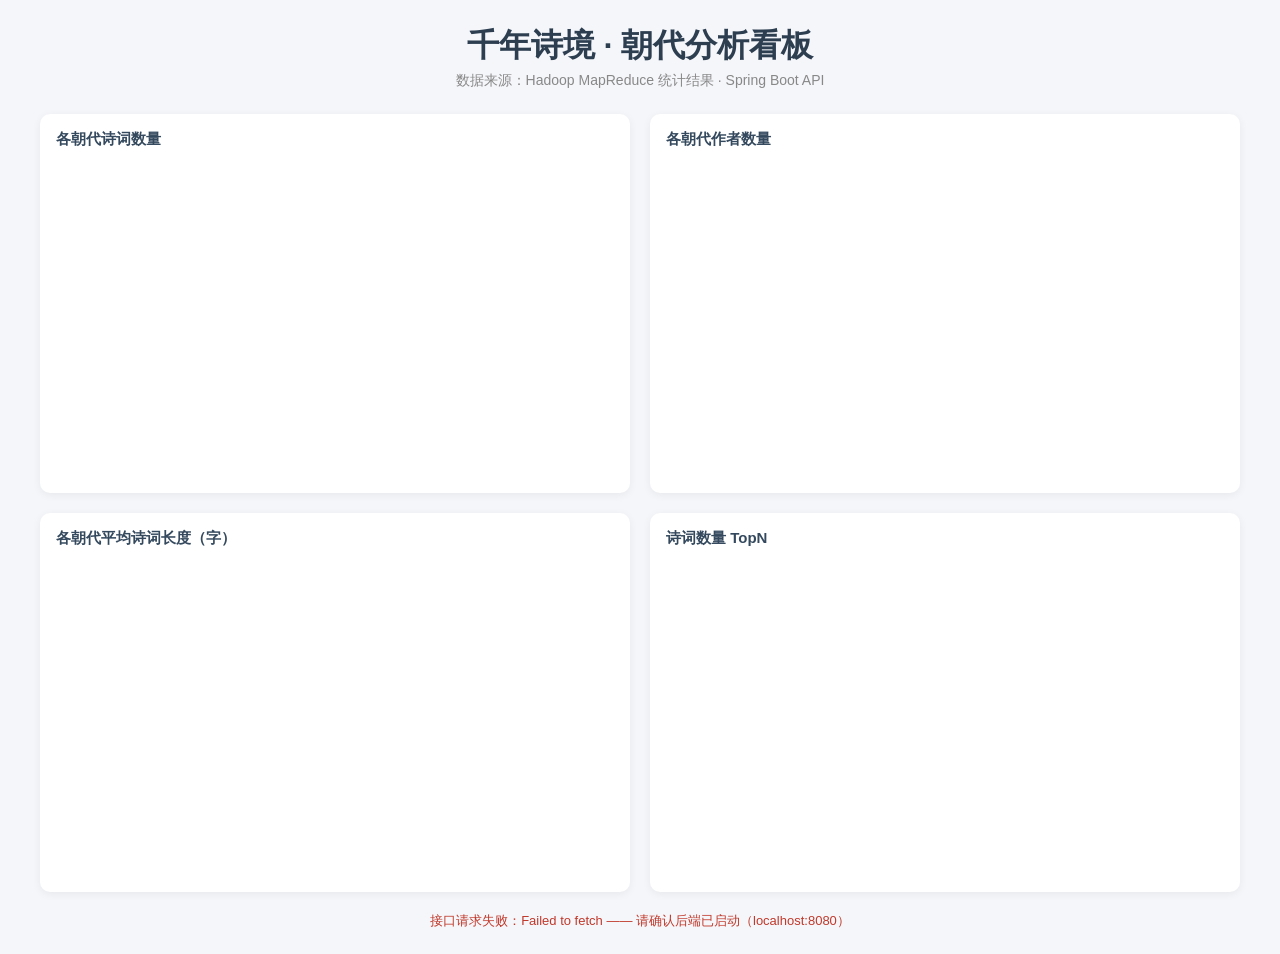
<file: frontend/dynasty-board.html>
﻿<!DOCTYPE html>
<html lang="zh-CN">
<head>
<meta charset="UTF-8">
<title>千年诗境 · 朝代分析</title>
<script src="js/echarts.min.js?v=2"></script>
<style>
  * { margin: 0; padding: 0; box-sizing: border-box; }
  body { font-family: "Microsoft YaHei", sans-serif; background: #f5f6fa; padding: 24px; }
  h1 { text-align: center; color: #2c3e50; margin-bottom: 4px; }
  .sub { text-align: center; color: #888; margin-bottom: 24px; font-size: 14px; }
  .grid { display: grid; grid-template-columns: 1fr 1fr; gap: 20px; max-width: 1200px; margin: 0 auto; }
  .card { background: #fff; border-radius: 10px; padding: 16px; box-shadow: 0 2px 8px rgba(0,0,0,.06); }
  .card h3 { font-size: 15px; color: #34495e; margin-bottom: 8px; }
  .chart { height: 320px; }
  .full { grid-column: 1 / -1; }
  .tip { text-align:center; color:#c0392b; margin-top:20px; font-size:13px; }
</style>
</head>
<body>
  <h1>千年诗境 · 朝代分析看板</h1>
  <div class="sub">数据来源：Hadoop MapReduce 统计结果 · Spring Boot API</div>

  <div class="grid">
    <div class="card"><h3>各朝代诗词数量</h3><div id="c1" class="chart"></div></div>
    <div class="card"><h3>各朝代作者数量</h3><div id="c2" class="chart"></div></div>
    <div class="card"><h3>各朝代平均诗词长度（字）</h3><div id="c3" class="chart"></div></div>
    <div class="card"><h3>诗词数量 TopN</h3><div id="c4" class="chart"></div></div>
  </div>

  <div class="tip" id="err" style="display:none"></div>

<script>
const API = 'http://localhost:8080/api/dynasty';

async function get(path) {
  const res = await fetch(API + path);
  if (!res.ok) throw new Error(path + ' ' + res.status);
  return res.json();
}

function render(id, rows, type, color) {
  const chart = echarts.init(document.getElementById(id));
  chart.setOption({
    tooltip: { trigger: 'axis' },
    xAxis: { type: 'category', data: rows.map(r => r.dynasty) },
    yAxis: { type: 'value' },
    series: [{
      type: type,
      data: rows.map(r => r.value),
      itemStyle: { color: color, borderRadius: type === 'bar' ? [4,4,0,0] : 0 },
      smooth: type === 'line'
    }]
  });
  window.addEventListener('resize', () => chart.resize());
}

async function main() {
  try {
    const [count, authors, avg, top] = await Promise.all([
      get('/poemCount'), get('/authorCount'), get('/avgLen'), get('/top/6')
    ]);
    render('c1', count, 'bar', '#5470c6');
    render('c2', authors, 'bar', '#91cc75');
    render('c3', avg, 'line', '#ee6666');
    // TopN 横向条形图
    const c4 = echarts.init(document.getElementById('c4'));
    c4.setOption({
      tooltip: {},
      xAxis: { type: 'value' },
      yAxis: { type: 'category', data: top.map(r => r.dynasty).reverse() },
      series: [{ type: 'bar', data: top.map(r => r.value).reverse(),
                 itemStyle: { color: '#fac858', borderRadius: [0,4,4,0] } }]
    });
    window.addEventListener('resize', () => c4.resize());
  } catch (e) {
    const err = document.getElementById('err');
    err.style.display = 'block';
    err.textContent = '接口请求失败：' + e.message + ' —— 请确认后端已启动（localhost:8080）';
  }
}
main();
</script>
</body>
</html>
</file>
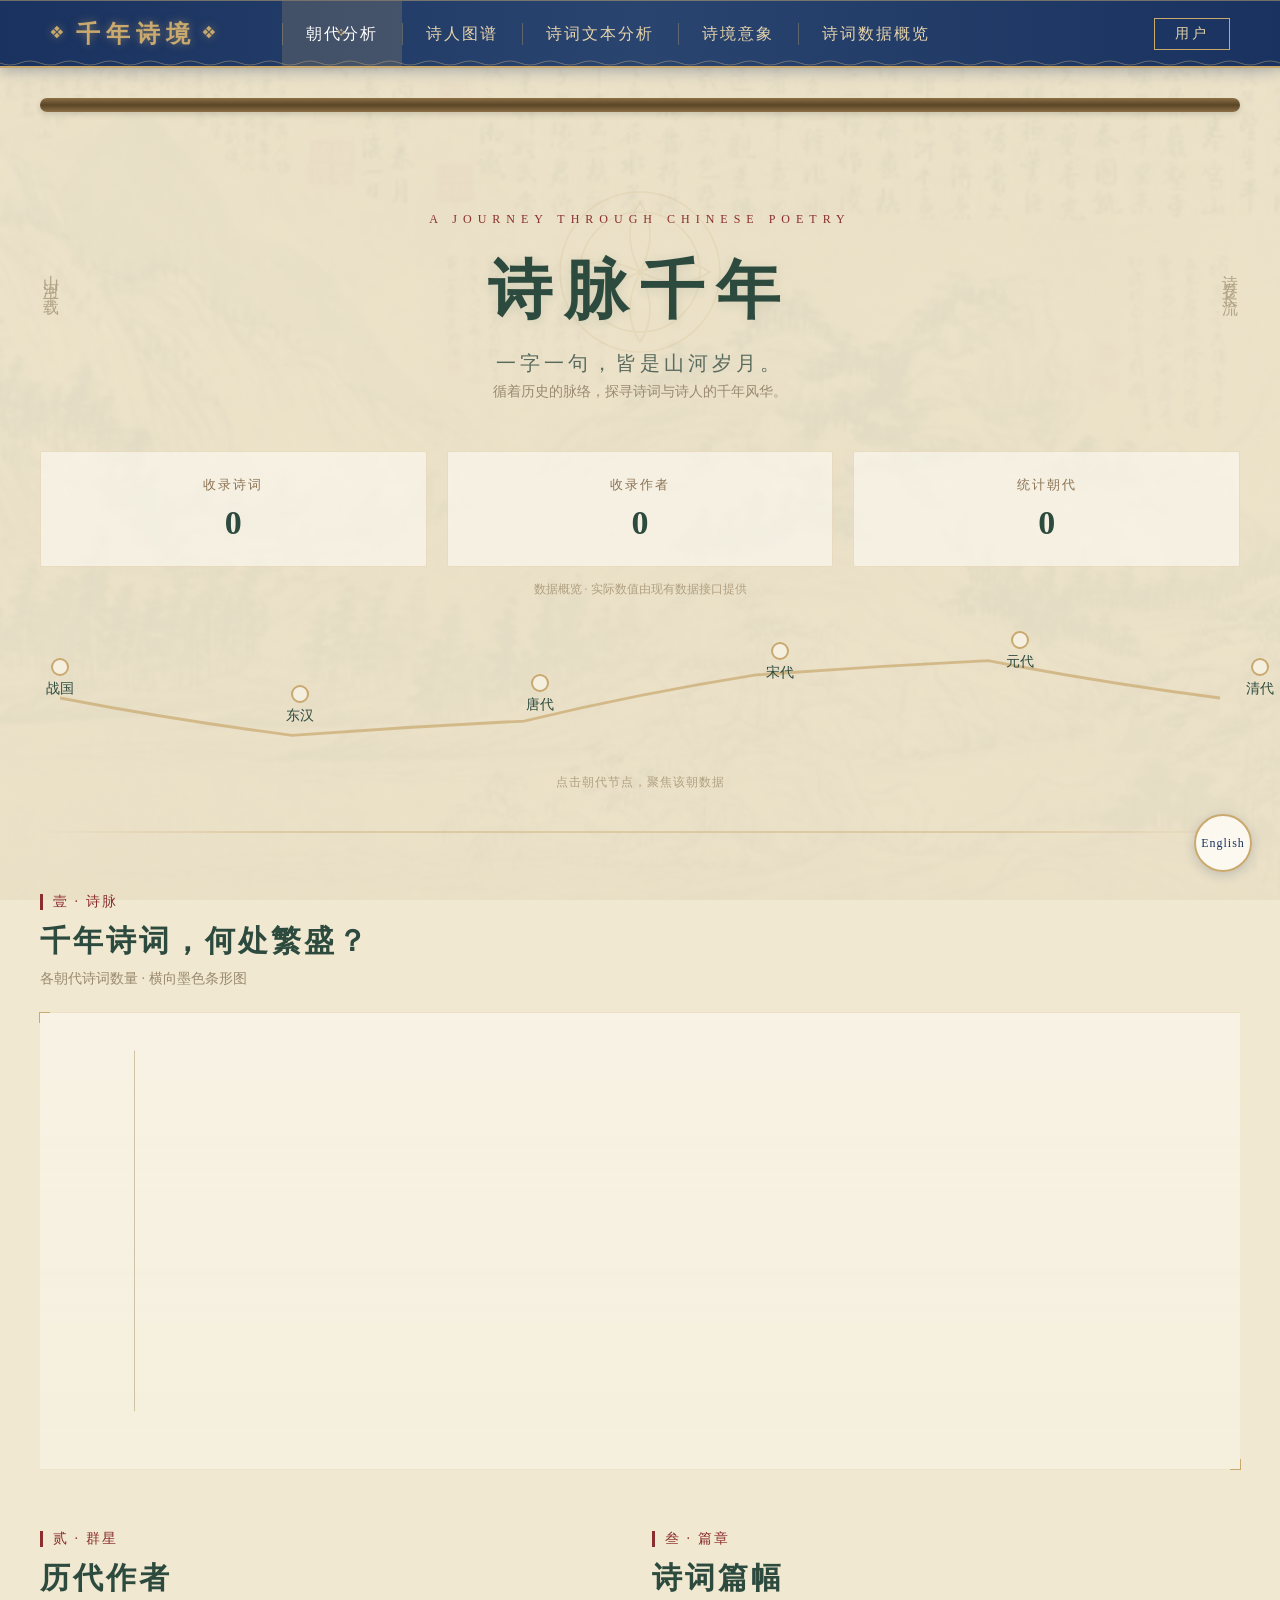
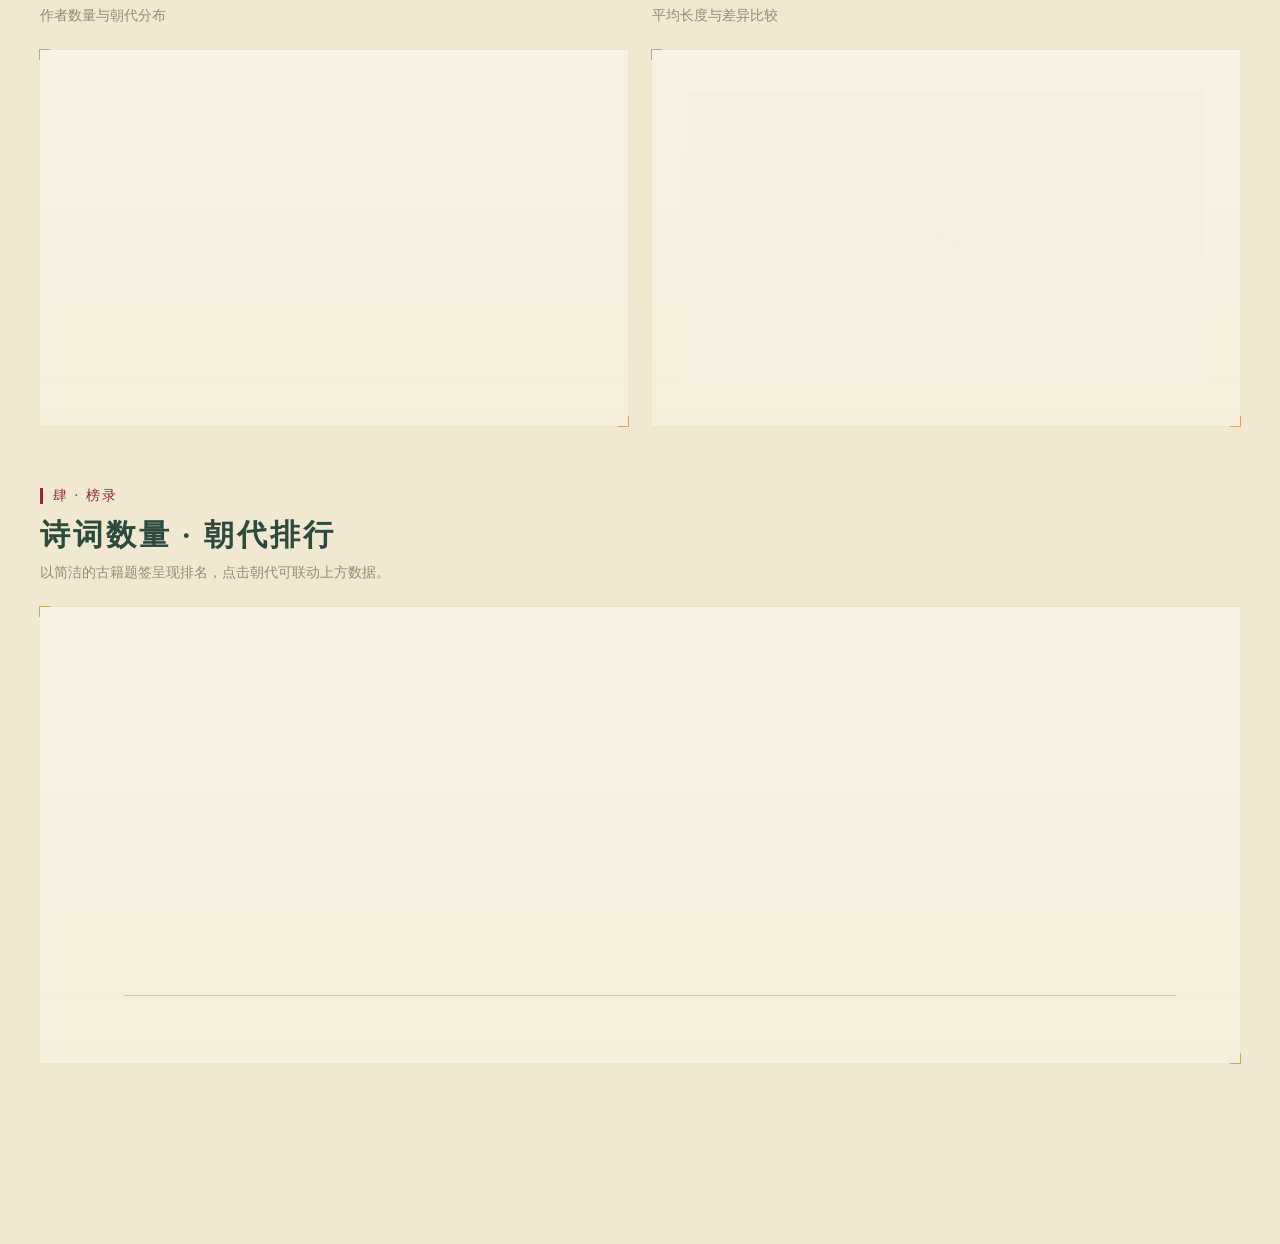
<file: frontend/dynasty.html>
﻿<!DOCTYPE html>
<html lang="zh-CN">
<head>
    <meta charset="UTF-8">
    <title>千年诗境 · 朝代分析</title>
    <script src="js/echarts.min.js?v=32"></script>
    <link rel="stylesheet" href="css/style.css">
    <style>
        /* ==== 长卷基底 ==== */
        body { background: #f0e8d0; }
        .scroll-wrap { position:relative; max-width: 1400px; margin: 0 auto; padding: 0 40px 120px; }
        /* 淡墨山水背景层 */
        .ink-bg { position: fixed; inset: 0; z-index: -1; opacity:.5; pointer-events:none;
            background:
                radial-gradient(ellipse 80% 50% at 20% 10%, rgba(45,74,62,.08), transparent 60%),
                radial-gradient(ellipse 60% 40% at 85% 30%, rgba(139,46,46,.06), transparent 60%),
                radial-gradient(ellipse 70% 50% at 50% 90%, rgba(201,169,110,.10), transparent 60%),
                linear-gradient(#f0e8d0, #ece2c8);
        }
        /* 远山 SVG 固定在背景 */
        .ink-mountains { position: fixed; left:0; right:0; bottom:0; height: 40vh; z-index:-1; opacity:.18; pointer-events:none; }
        /* 卷轴上下轴 */
        .rod { height: 14px; background: linear-gradient(#8b6f47,#5a4526,#8b6f47); border-radius:7px; margin: 30px 0; box-shadow: 0 2px 6px rgba(0,0,0,.15); }
        /* ==== Hero ==== */
        .hero { text-align:center; padding: 70px 0 40px; position:relative; }
        .hero .eyebrow { font-size:12px; letter-spacing:6px; color:#8B2E2E; text-transform:uppercase; margin-bottom:20px; }
        .hero h1 { font-family:"STKaiti","SimSun",serif; font-size:64px; color:#2D4A3E; margin:0 0 16px; letter-spacing:12px; text-shadow: 0 2px 12px rgba(45,74,62,.12); }
        .hero .sub { font-size:20px; color:#5a6b5e; font-family:"STKaiti",serif; margin-bottom:6px; }
        .hero .sub2 { font-size:14px; color:#9a8a70; }
        /* 竖排诗签装饰 */
        .ver { position:absolute; writing-mode: vertical-rl; font-family:"STKaiti",serif; font-size:16px; color:#8a7a5a; letter-spacing:8px; opacity:.6; }
        .ver.l { left:0; top:120px; }
        .ver.r { right:0; top:120px; }
        /* KPI */
        .kpi-row { display:grid; grid-template-columns:repeat(3,1fr); gap:20px; margin:50px 0 10px; }
        .kpi-card { background: rgba(255,253,247,.55); border:1px solid rgba(201,169,110,.3); border-radius:2px; padding:24px 20px; text-align:center; backdrop-filter: blur(2px); }
        .kpi-card .k-label { font-size:13px; color:#8b7355; letter-spacing:2px; margin-bottom:10px; }
        .kpi-card .k-num { font-size:34px; color:#2D4A3E; font-weight:bold; font-family:"STKaiti",serif; }
        .kpi-note { font-size:12px; color:#b0a080; text-align:center; margin:14px 0 30px; }
        /* ==== 章节：淡墨晕染，不用硬卡 ==== */
        .section { margin: 60px 0; opacity:0; transform: translateY(30px); transition: opacity .9s ease, transform .9s ease; }
        .section.in { opacity:1; transform: translateY(0); }
        .sec-tag { display:inline-flex; align-items:center; gap:10px; font-size:14px; color:#8B2E2E; letter-spacing:2px; margin-bottom:10px; }
        .sec-tag::before { content:''; width:3px; height:16px; background:#8B2E2E; }
        .sec-title { font-family:"STKaiti","SimSun",serif; font-size:30px; color:#2D4A3E; margin:0 0 8px; letter-spacing:3px; }
        .sec-desc { font-size:14px; color:#9a8a70; margin-bottom:24px; }
        .sec-ink { background: linear-gradient(180deg, rgba(255,253,247,.5), rgba(255,253,247,.35)); border:none; border-top:1px solid rgba(201,169,110,.2); border-bottom:1px solid rgba(201,169,110,.2); padding:28px 24px; position:relative; }
        .sec-ink::before, .sec-ink::after { content:''; position:absolute; width:10px; height:10px; border:1px solid #C9A96E; }
        .sec-ink::before { top:-1px; left:-1px; border-right:none; border-bottom:none; }
        .sec-ink::after { bottom:-1px; right:-1px; border-left:none; border-top:none; }
        .two-col { display:grid; grid-template-columns:1fr 1fr; gap:24px; }
        .chart-box { width:100%; height:320px; }
        .chart-box.tall { height:400px; }
        /* 毛笔分隔 */
        .brush { height:2px; background: linear-gradient(90deg, transparent, #C9A96E 20%, #C9A96E 80%, transparent); margin:0; opacity:.4; }
        /* 朱砂印章 */
        .seal { position:absolute; top:0; right:0; width:54px; height:54px; background:#8B2E2E; color:#F5EFE0;
            font-family:"STKaiti",serif; font-size:26px; line-height:54px; text-align:center;
            border-radius:6px; box-shadow: 0 2px 8px rgba(139,46,46,.35);
            opacity:0; transform: scale(2.2) rotate(-12deg); transition: opacity .5s ease, transform .5s cubic-bezier(.2,1.6,.4,1); }
        .section.in .seal { opacity:1; transform: scale(1) rotate(-6deg); }
        .sec-ink-wrap { position:relative; }
        /* 立轴展开：自上而下，地轴滚下 */
        .scroll-stage { overflow: hidden; position: relative; }
        .scroll-wrap { clip-path: inset(0 0 100% 0); animation: unroll 7.5s cubic-bezier(.3,.6,.2,1) .5s forwards; }
        @keyframes unroll { to { clip-path: inset(0 0 0 0); } }
        .rod.top { animation: rodTopIn .5s ease .3s backwards; }
        @keyframes rodTopIn { from { opacity:0; } to { opacity:1; } }
        /* 可见地轴：从顶部跟着纸一起往下滚 */
        .rod.bottom { position: absolute; left:0; right:0; z-index:5; height:14px;
            background: linear-gradient(#8b6f47,#5a4526,#8b6f47); border-radius:7px;
            box-shadow: 0 4px 12px rgba(0,0,0,.3);
            animation: rollerDown 7.5s cubic-bezier(.3,.6,.2,1) .5s forwards; }
        .rod.bottom::before, .rod.bottom::after { content:''; position:absolute; top:50%; transform:translateY(-50%);
            width:10px; height:22px; background:#3e2a14; border-radius:3px; }
        .rod.bottom::before { left:-4px; } .rod.bottom::after { right:-4px; }
        @keyframes rollerDown { 0%{ top:0; } 100%{ top: calc(100% - 14px); } }
        /* 弯曲时间轴 */
        .dyn-bar { position:relative; height:140px; margin:20px 20px 0; }
        .dyn-path { position:absolute; inset:0; width:100%; height:100%; }
        .dyn-node { position:absolute; transform:translate(-50%,-50%); display:flex; flex-direction:column; align-items:center; gap:4px; cursor:pointer; z-index:2; }
        .dyn-dot { width:18px; height:18px; border-radius:50%; background:#F5EFE0; border:2px solid #C9A96E; transition:all .3s; }
        .dyn-node:hover .dyn-dot { border-color:#8B2E2E; transform:scale(1.25); }
        .dyn-node.active .dyn-dot { background:#8B2E2E; border-color:#8B2E2E; box-shadow:0 0 0 5px rgba(139,46,46,.2); transform:scale(1.35); }
        .dyn-name { font-family:STKaiti,serif; font-size:14px; color:#2D4A3E; white-space:nowrap; }
        .timeline-hint { font-size:12px; color:#b0a080; margin-top:6px; letter-spacing:1px; text-align:center; }
        .dyn-node.active .dyn-name { color:#8B2E2E; font-weight:bold; }
        @media (max-width:760px){ .two-col{grid-template-columns:1fr} .kpi-row{grid-template-columns:1fr} .hero h1{font-size:42px;letter-spacing:6px} .ver{display:none} }
    </style>
<style>
.dyn-node{cursor:pointer;transition:transform .25s;}
.dyn-node:hover{transform:scale(1.25);}
.dyn-pop{position:fixed;z-index:99;background:#F5EFE0;border:1px solid #C9A96E;box-shadow:0 6px 24px rgba(45,74,62,.25);
  padding:10px 14px;font-family:STKaiti,serif;font-size:13px;color:#2D4A3E;display:none;pointer-events:none;
  border-radius:4px;min-width:140px;}
.dyn-pop b{color:#8B2E2E;}
.dyn-pop::before{content:"";position:absolute;top:-6px;left:20px;width:10px;height:10px;background:#F5EFE0;
  border-left:1px solid #C9A96E;border-top:1px solid #C9A96E;transform:rotate(45deg);}
.ripple{position:absolute;border-radius:50%;background:rgba(139,46,46,.35);transform:scale(0);animation:rip .8s ease-out forwards;pointer-events:none;}
@keyframes rip{to{transform:scale(4);opacity:0;}}
</style>
<style>
.big-char{position:fixed;right:8%;top:18%;font-family:STKaiti,serif;font-size:340px;font-weight:bold;
  color:#2D4A3E;opacity:0.06;pointer-events:none;z-index:1;transition:all 1.2s ease-out;line-height:1;
  text-shadow:0 0 60px rgba(45,74,62,.2);}
.fly-poem{position:fixed;font-family:STKaiti,serif;color:#2D4A3E;opacity:0;pointer-events:none;z-index:2;
  font-size:16px;letter-spacing:3px;transition:opacity 2s;writing-mode:vertical-rl;}
</style>
</head>
<body data-page="dynasty">
    <svg width="0" height="0" style="position:absolute"><defs><filter id="sealRough"><feTurbulence type="fractalNoise" baseFrequency="0.9" numOctaves="2" result="n"/><feDisplacementMap in="SourceGraphic" in2="n" scale="3"/></filter></defs></svg>
    <!-- 富春山居图 淡墨背景 -->
    <div class="ink-bg" style="background:
        linear-gradient(rgba(240,232,208,.82), rgba(236,226,200,.88)),
        url('img/landscape.jpg') center/cover no-repeat fixed;"></div>

    <nav class="nav">
        <a href="index.html" class="logo" data-i18n="logo">千年诗境</a>
        <a href="dynasty.html" data-page="dynasty" data-i18n="nav.dynasty">朝代分析</a>
        <a href="poet.html" data-page="poet" data-i18n="nav.poet">诗人图谱</a>
        <a href="text.html" data-page="text" data-i18n="nav.text">诗词文本分析</a>
        <a href="imagery.html" data-page="imagery" data-i18n="nav.imagery">诗境意象</a>
        <a href="overview.html" data-page="overview" data-i18n="nav.overview">诗词数据概览</a>
    </nav>

    <div class="scroll-stage"><div class="scroll-wrap">
        <div class="rod top"></div>
        <!-- Hero -->
        <div class="hero">
            <div class="ver l" data-i18n="dy.verL">山河千载</div>
            <div class="ver r" data-i18n="dy.verR">诗卷长流</div>
            <div class="eyebrow" data-i18n="dy.eyebrow">A Journey Through Chinese Poetry</div>
            <h1 data-i18n="dy.heroTitle">诗脉千年</h1>
            <p class="sub" data-i18n="dy.heroSub">一字一句，皆是山河岁月。</p>
            <p class="sub2" data-i18n="dy.heroSub2">循着历史的脉络，探寻诗词与诗人的千年风华。</p>
            <div class="kpi-row">
                <div class="kpi-card"><div class="k-label" data-i18n="dy.kPoems">收录诗词</div><div class="k-num" id="kPoems">—</div></div>
                <div class="kpi-card"><div class="k-label" data-i18n="dy.kAuthors">收录作者</div><div class="k-num" id="kAuthors">—</div></div>
                <div class="kpi-card"><div class="k-label" data-i18n="dy.kDyn">统计朝代</div><div class="k-num" id="kDyn">—</div></div>
            </div>
            <p class="kpi-note" data-i18n="dy.kNote">数据概览 · 实际数值由现有数据接口提供</p>
            <div class="dyn-bar" id="dynBar"></div>
            <div class="timeline-hint" data-i18n="dy.timelineHint">点击朝代节点，聚焦该朝数据</div>
        </div>
        <div class="brush"></div>

        <!-- 壹·诗脉 -->
        <div class="section">
            <div class="sec-tag" data-i18n="dy.s1Tag">壹 · 诗脉</div>
            <h2 class="sec-title" data-i18n="dy.s1Title">千年诗词，何处繁盛？</h2>
            <p class="sec-desc" data-i18n="dy.s1Desc">各朝代诗词数量 · 横向墨色条形图</p>
            <div class="sec-ink"><div id="c1" class="chart-box tall"></div></div>
        </div>

        <!-- 贰+叁 -->
        <div class="section">
            <div class="two-col">
                <div>
                    <div class="sec-tag" data-i18n="dy.s2Tag">贰 · 群星</div>
                    <h2 class="sec-title" data-i18n="dy.s2Title">历代作者</h2>
                    <p class="sec-desc" data-i18n="dy.s2Desc">作者数量与朝代分布</p>
                    <div class="sec-ink"><div id="c2" class="chart-box"></div></div>
                </div>
                <div>
                    <div class="sec-tag" data-i18n="dy.s3Tag">叁 · 篇章</div>
                    <h2 class="sec-title" data-i18n="dy.s3Title">诗词篇幅</h2>
                    <p class="sec-desc" data-i18n="dy.s3Desc">平均长度与差异比较</p>
                    <div class="sec-ink"><div id="c3" class="chart-box"></div></div>
                </div>
            </div>
        </div>

        <!-- 肆·榜录 -->
        <div class="section">
            <div class="sec-tag" data-i18n="dy.s4Tag">肆 · 榜录</div>
            <h2 class="sec-title" data-i18n="dy.s4Title">诗词数量 · 朝代排行</h2>
            <p class="sec-desc" data-i18n="dy.s4Desc">以简洁的古籍题签呈现排名，点击朝代可联动上方数据。</p>
            <div class="sec-ink"><div id="c4" class="chart-box tall"></div></div>
        </div>

        <div class="rod bottom"></div>
    </div>

    </div></div>
    <script src="js/common.js?v=17"></script>
<script>
const charts = ['c1','c2','c3','c4'].map(id => echarts.init(document.getElementById(id)));
let DATA = null;
const C = { ink:'#2D4A3E', cinnabar:'#8B2E2E', gold:'#C9A96E', stone:'#8FA38A' };
// 各朝代名句（悬停墨韵）
// 每个图表配不同诗句（图1诗脉/图2群星/图3篇章/图4榜录）
const POEM_SETS = [
  { '唐':['春江潮水连海平，海上明月共潮生。','张若虚《春江花月夜》'], '宋':['莫等闲，白了少年头，空悲切。','岳飞《满江红》'], '元':['峰峦如聚，波涛如怒。','张养浩《山坡羊·潼关怀古》'], '清':['我劝天公重抖擞，不拘一格降人才。','龚自珍《己亥杂诗》'], '东汉':['涉江采芙蓉，兰泽多芳草。','《古诗十九首》'], '战国':['亦余心之所善兮，虽九死其犹未悔。','屈原《离骚》'] },
  { '唐':['白也诗无敌，飘然思不群。','杜甫《春日忆李白》'], '宋':['醉里挑灯看剑，梦回吹角连营。','辛弃疾《破阵子》'], '元':['地也，你不分好歹何为地？','关汉卿《窦娥冤》'], '清':['江山代有才人出，各领风骚数百年。','赵翼《论诗》'], '东汉':['青青河畔草，郁郁园中柳。','《古诗十九首》'], '战国':['举世皆浊我独清，众人皆醉我独醒。','屈原《渔父》'] },
  { '唐':['读书破万卷，下笔如有神。','杜甫《奉赠韦左丞丈》'], '宋':['衣带渐宽终不悔，为伊消得人憔悴。','柳永《蝶恋花》'], '元':['夕阳西下，断肠人在天涯。','马致远《天净沙·秋思》'], '清':['横眉冷对千夫指，俯首甘为孺子牛。','鲁迅（近代）'], '东汉':['人生天地间，忽如远行客。','《古诗十九首》'], '战国':['路漫漫其修远兮，吾将上下而求索。','屈原《离骚》'] },
  { '唐':['天生我材必有用，千金散尽还复来。','李白《将进酒》'], '宋':['大江东去，浪淘尽，千古风流人物。','苏轼《念奴娇·赤壁怀古》'], '元':['不要人夸好颜色，只留清气满乾坤。','王冕《墨梅》'], '清':['落红不是无情物，化作春泥更护花。','龚自珍《己亥杂诗》'], '东汉':['行行重行行，与君生别离。','《古诗十九首》'], '战国':['路漫漫其修远兮，吾将上下而求索。','屈原《离骚》'] }
];
let CHART_IDX = 0; // 当前图索引，render 时切换
function dynOf(name){
  if(!DATA) return null;
  let hit = DATA.pc.find(x=>name.indexOf(x.dynasty)>=0) ||
         DATA.ac.find(x=>name.indexOf(x.dynasty)>=0) ||
            DATA.al.find(x=>name.indexOf(x.dynasty)>=0);
  if(hit) return hit;
  const all = [...DATA.pc, ...DATA.ac, ...DATA.al];
  return all.find(x => trDyn(x.dynasty) === name) || null;
}
function tipFmt(setIdx){
  return function(raw){
    const p = Array.isArray(raw) ? raw[0] : raw;
    const name = p.name;
    const d = dynOf(name);
    const pc = d && DATA.pc.find(x=>x.dynasty===d.dynasty);
    const ac = d && DATA.ac.find(x=>x.dynasty===d.dynasty);
    const al = d && DATA.al.find(x=>x.dynasty===d.dynasty);
    const set = POEM_SETS[setIdx] || POEM_SETS[0];
    const key = d ? Object.keys(set).find(k=>d.dynasty.indexOf(k)>=0) : null;
    const line = key ? set[key] : null;
    let rows = '';
    if(pc) rows += `<div style="font-size:12px;color:#6a6a5a;">${t("dy.poems")}：<b style="color:#2D4A3E">${pc.value.toLocaleString()}</b> ${t("dy.pieces")}</div>`;
    if(ac) rows += `<div style="font-size:12px;color:#6a6a5a;">${t("dy.poets")}：<b style="color:#2D4A3E">${ac.value.toLocaleString()}</b> ${t("dy.persons")}</div>`;
    if(al) rows += `<div style="font-size:12px;color:#6a6a5a;">${t("dy.avgLen")}：<b style="color:#2D4A3E">${al.value}</b> ${t("dy.chars")}</div>`;
    const quote = line ? `<div style="margin-top:6px;padding-top:6px;border-top:1px dashed #C9A96E;color:#8B2E2E;font-family:STKaiti,serif;font-size:13px;">“${line[0]}”<br/><span style="font-size:11px;color:#9a8a70;">${line[1]}</span></div>` : '';
    return `<b style="color:#2D4A3E;font-size:14px;">${name}</b>${rows}${quote}`;
  };
}
function axisStyle(){ return {
    axisLine:{ lineStyle:{ color:'#d0c4a4' } },
    axisLabel:{ color:'#6a6a5a', fontSize:12 },
    splitLine:{ lineStyle:{ color:'#e8dfc5', type:'dashed' } }
};}
function renderKPI(){
    const pc=DATA.pc||[], ac=DATA.ac||[];
    document.getElementById('kPoems').textContent = pc.reduce((s,x)=>s+x.value,0).toLocaleString();
    document.getElementById('kAuthors').textContent = ac.reduce((s,x)=>s+x.value,0).toLocaleString();
    document.getElementById('kDyn').textContent = pc.length;
}
const CHRONO = { '战国':0, '东汉':1, '唐代':2, '宋代':3, '元代':4, '清代':5 };
const byChrono = d => d.slice().sort((a,b)=>(CHRONO[a.dynasty]??99)-(CHRONO[b.dynasty]??99));
function render(zeroSelected){
    renderKPI();
    const names=d=>d.map(x=>trDyn(x.dynasty)), vals=d=>d.map(x=>x.value);
    // 所有数据按历史顺序重排
    const pc = byChrono(DATA.pc), ac = byChrono(DATA.ac), al = byChrono(DATA.al), top = byChrono(DATA.top);
    charts[0].setOption({animationDuration:1500,animationEasing:"elasticOut",
        tooltip:{trigger:'axis',axisPointer:{type:'shadow'},formatter:tipFmt(0)},
        grid:{left:70,right:60,top:10,bottom:30},
        xAxis:Object.assign({type:'value'},axisStyle()),
        yAxis:Object.assign({type:'category',data:names(pc),inverse:true},axisStyle(),{splitLine:{show:false}}),
        series:[{type:'bar',barWidth:16,
            data:pc.map(x=>{
                const dim = selected && x.dynasty!==selected;
                const v = (zeroSelected && selected===x.dynasty) ? 0 : x.value;
                return { value:v,
                    itemStyle:{color: x.dynasty==='宋'?C.cinnabar:C.ink, borderRadius:[0,3,3,0], opacity: dim?0.3:1} };
            }),
            label:{show:true,position:'right',color:'#8B6F3A',fontWeight:'bold'}}]
    },true);
    charts[1].setOption({animationDuration:1500,
        tooltip:{trigger:'axis',axisPointer:{type:'shadow'},formatter:tipFmt(1)},
        grid:{left:90,right:70,top:10,bottom:20},
        xAxis:{type:'value',show:false},
        yAxis:{type:'category',inverse:true,
            data:ac.map(x=>trDyn(x.dynasty)),
            axisLine:{show:false},axisTick:{show:false},
            axisLabel:{color:'#2D4A3E',fontSize:15,fontFamily:'STKaiti,serif'}},
        series:[
            {type:'bar',barWidth:3,
                itemStyle:{color:new echarts.graphic.LinearGradient(0,0,1,0,[{offset:0,color:'#8FA38A'},{offset:1,color:'#2D4A3E'}])},
                silent:true, data:ac.map(x=>({value:x.value,itemStyle:{opacity:(selected&&x.dynasty!==selected)?0.3:1}}))},
            {type:'scatter',symbolSize:16,
                itemStyle:{color:'#8B2E2E',borderColor:'#F5EFE0',borderWidth:2,shadowBlur:6,shadowColor:'rgba(139,46,46,.4)'},
                label:{show:true,position:'right',color:'#8B6F3A',fontWeight:'bold',fontSize:13,formatter:'{c}'},
                data:ac.map(x=>selected&&x.dynasty!==selected?{value:x.value,itemStyle:{opacity:0.3}}:x.value)}]
    },true);
    CHART_IDX=2; charts[2].setOption({animationDuration:1500,
        tooltip:{trigger:'item',formatter:tipFmt(2)},
        series:[{type:'treemap',width:'96%',height:'92%',
            roam:false, nodeClick:false, visibleMin:0,
            breadcrumb:{show:false},
            itemStyle:{borderColor:'#F5EFE0',borderWidth:3,gapWidth:3},
            label:{show:true,color:'#F5EFE0',fontSize:11,fontFamily:'STKaiti,serif',
                formatter:function(p){return p.name+'  '+p.value+(window.__lang==='en'?' '+t('dy.chars'):' 字')}},
            upperLabel:{show:false},
            data:al.map((x,i)=>({name:trDyn(x.dynasty),value:x.value,
                itemStyle:{color:['#6b8e7f','#C9A96E','#b8995a','#a8895a','#d4b87a','#8B2E2E'][i],
                    opacity:(selected&&x.dynasty!==selected)?0.3:1}}))}]
    },true);
    charts[3].setOption({animationDuration:1500,
        tooltip:{trigger:'axis',formatter:tipFmt(3)},
        grid:{left:60,right:40,top:30,bottom:40},
        xAxis:Object.assign({type:'category',data:names(top)},axisStyle(),{axisLabel:{interval:0,fontFamily:'STKaiti,serif',fontSize:13,color:'#8B6F3A',fontWeight:'bold'}}),
        yAxis:Object.assign({type:'value'},axisStyle()),
        series:[{type:'line',smooth:true,symbol:'circle',symbolSize:10,
            lineStyle:{color:C.cinnabar,width:3},
            itemStyle:{color:C.cinnabar,borderColor:'#F5EFE0',borderWidth:2},
            areaStyle:{color:C.cinnabar,opacity:.12},
            label:{show:true,position:'top',color:'#8B2E2E',fontWeight:'bold'},
            data:vals(top).map((v,i)=>selected&&top[i].dynasty!==selected?{value:v,lineStyle:{opacity:.2},itemStyle:{opacity:.2},label:{opacity:.2}}:v)}]
    },true);
}
let selected = null;
function resetSel(){ selected=null; buildDynBar(); render(false); }
function buildDynBar(){
    const bar = document.getElementById('dynBar');
    const order = ['战国','东汉','唐代','宋代','元代','清代'];
    const W=1200, H=100;
    const step=W/(order.length-1);
    // S 形正弦曲线 y
    const yAt = i => 50 + Math.sin(i*Math.PI/2.5)*28;
    let pathD='M0,'+yAt(0);
    for(let i=1;i<order.length;i++){
        const cx=(i-0.5)*step, cy=yAt(i-1)*0.4+yAt(i)*0.6;
        pathD+=` Q ${cx},${cy} ${i*step},${yAt(i)}`;
    }
    let nodes='';
    order.forEach((d,i)=>{
        const x=i*step, y=yAt(i);
        const act = selected===d?' active':'';
        nodes+=`<div class="dyn-node${act}" data-dyn="${d}" style="left:${x}px; top:${y}px;">
            <div class="dyn-dot"></div><div class="dyn-name">${trDyn(d)}</div></div>`;
    });
    bar.innerHTML=`<svg class="dyn-path" viewBox="0 0 ${W} ${H}" preserveAspectRatio="none">
        <path d="${pathD}" fill="none" stroke="#C9A96E" stroke-width="2"  opacity=".7"/></svg>${nodes}`;
    const pop=document.getElementById('dynPop');
    bar.querySelectorAll('.dyn-node').forEach(p=>{
        p.onclick=(e)=>{
            // 涟漪
            const r=document.createElement('span'); r.className='ripple';
            r.style.width='20px';r.style.height='20px';r.style.left=(e.offsetX-10)+'px';r.style.top=(e.offsetY-10)+'px';
            p.appendChild(r); setTimeout(()=>r.remove(),800);
            selected=(selected===p.dataset.dyn)?null:p.dataset.dyn;
            buildDynBar(); render(true); setTimeout(()=>render(false),60);
            const bc=document.getElementById('bigChar');
            if(selected){ bc.textContent=selected.replace('代',''); bc.style.opacity='0.12'; }
            else { bc.style.opacity='0.06'; }
        };
        p.onmouseenter=()=>{
            const d=p.dataset.dyn;
            const pc=DATA.pc.find(x=>x.dynasty===d), ac=DATA.ac.find(x=>x.dynasty===d), al=DATA.al.find(x=>x.dynasty===d);
            pop.innerHTML=`<b>${trDyn(d)}</b><br/>诗：${pc?pc.value.toLocaleString():'-'} 首<br/>作者：${ac?ac.value.toLocaleString():'-'} 人<br/>均篇：${al?al.value:'-'} 字`;
            pop.style.display='block';
            const rect=p.getBoundingClientRect();
            pop.style.left=(rect.left-40)+'px'; pop.style.top=(rect.top-90)+'px';
        };
        p.onmouseleave=()=>{ pop.style.display='none'; };
    });
}
// 视差：背景随滚动慢移
window.addEventListener('scroll',()=>{
    const bg=document.querySelector('.ink-bg'); if(bg) bg.style.backgroundPositionY = (window.scrollY*0.3)+'px';
},{passive:true});
async function boot(){
    const [pc,ac,al,top] = await Promise.all([
        fetchAPI('/dynasty/poemCount'),fetchAPI('/dynasty/authorCount'),
        fetchAPI('/dynasty/avgLen'),fetchAPI('/dynasty/top/6')]);
    DATA={pc:pc||[],ac:ac||[],al:al||[],top:top||[]};
    render(); buildDynBar();
}
const FLY_POEMS={
  '唐代':['床前明月光，疑是地上霜。','天生我材必有用，千金散尽还复来。','春风得意马蹄疾，一日看尽长安花。'],
  '宋代':['大江东去，浪淘尽。','莫等闲，白了少年头。','众里寻他千百度。'],
  '元代':['夕阳西下，断肠人在天涯。','峰峦如聚，波涛如怒。'],
  '清代':['落红不是无情物，化作春泥更护花。','我劝天公重抖擞。'],
  '东汉':['涉江采芙蓉，兰泽多芳草。'],
  '战国':['路漫漫其修远兮，吾将上下而求索。']
};
const ALL_POEMS=Object.values(FLY_POEMS).flat();
function spawnFlyPoem(){
  const layer=document.getElementById('flyLayer');
  const t=ALL_POEMS[Math.floor(Math.random()*ALL_POEMS.length)];
  const el=document.createElement('div'); el.className='fly-poem'; el.textContent=t;
  el.style.left=(5+Math.random()*85)+'%';
  el.style.top=(100+Math.random()*20)+'vh';
  el.style.fontSize=(13+Math.random()*8)+'px';
  el.style.color=Math.random()>0.5?'#2D4A3E':'#8B2E2E';
  layer.appendChild(el);
  requestAnimationFrame(()=>{ el.style.opacity='0.4'; el.style.transition='top '+(14+Math.random()*8)+'s linear, opacity 4s'; el.style.top='-15vh'; });
  setTimeout(()=>el.remove(),22000);
}document.addEventListener('DOMContentLoaded', boot);
window.addEventListener('langchange', ()=>{ if(DATA) render(); });
window.addEventListener('resize', ()=>charts.forEach(c=>c.resize()));
// 章节徐徐展开
const io = new IntersectionObserver(es=>es.forEach(e=>{ if(e.isIntersecting) e.target.classList.add('in'); }),{threshold:.15});
document.querySelectorAll('.section').forEach(s=>io.observe(s));
</script>
<div class="dyn-pop" id="dynPop"></div>
<div class="big-char" id="bigChar"></div>
<div id="flyLayer"></div>
</body>
</html>
</file>
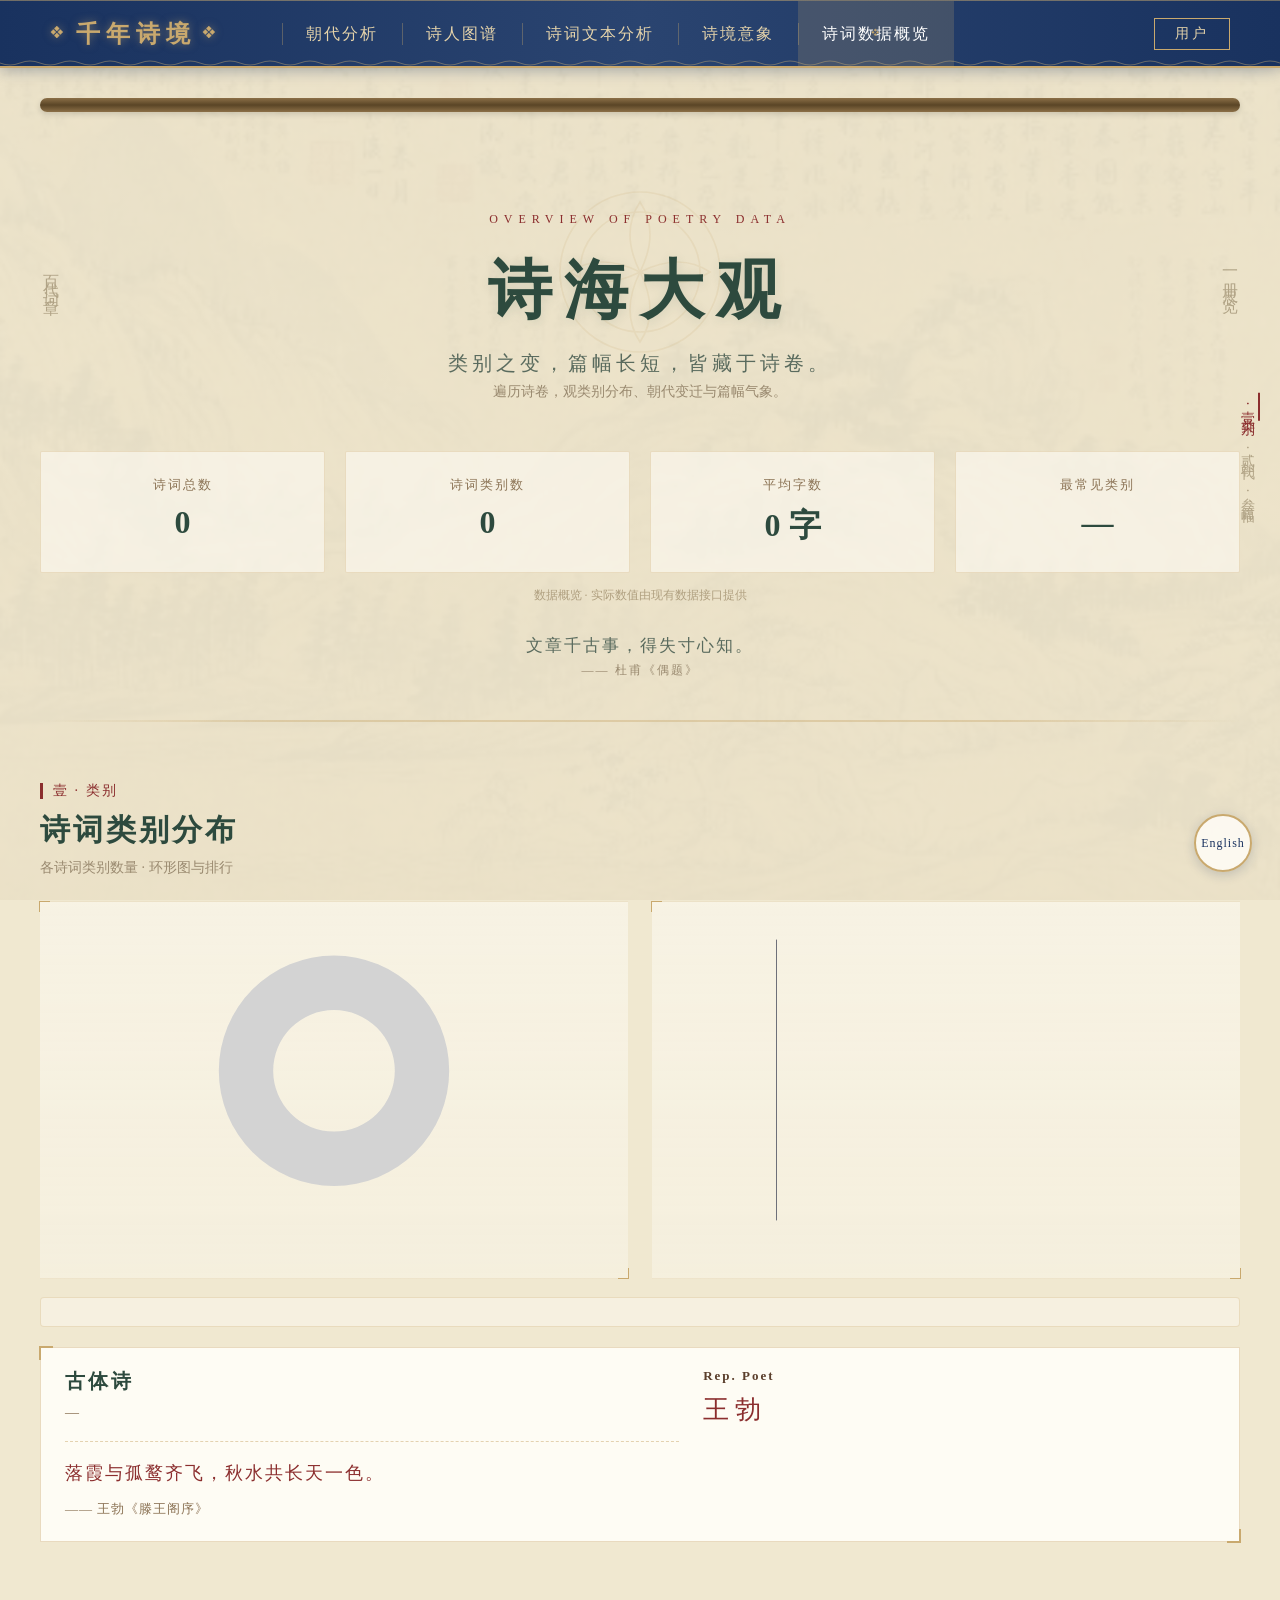
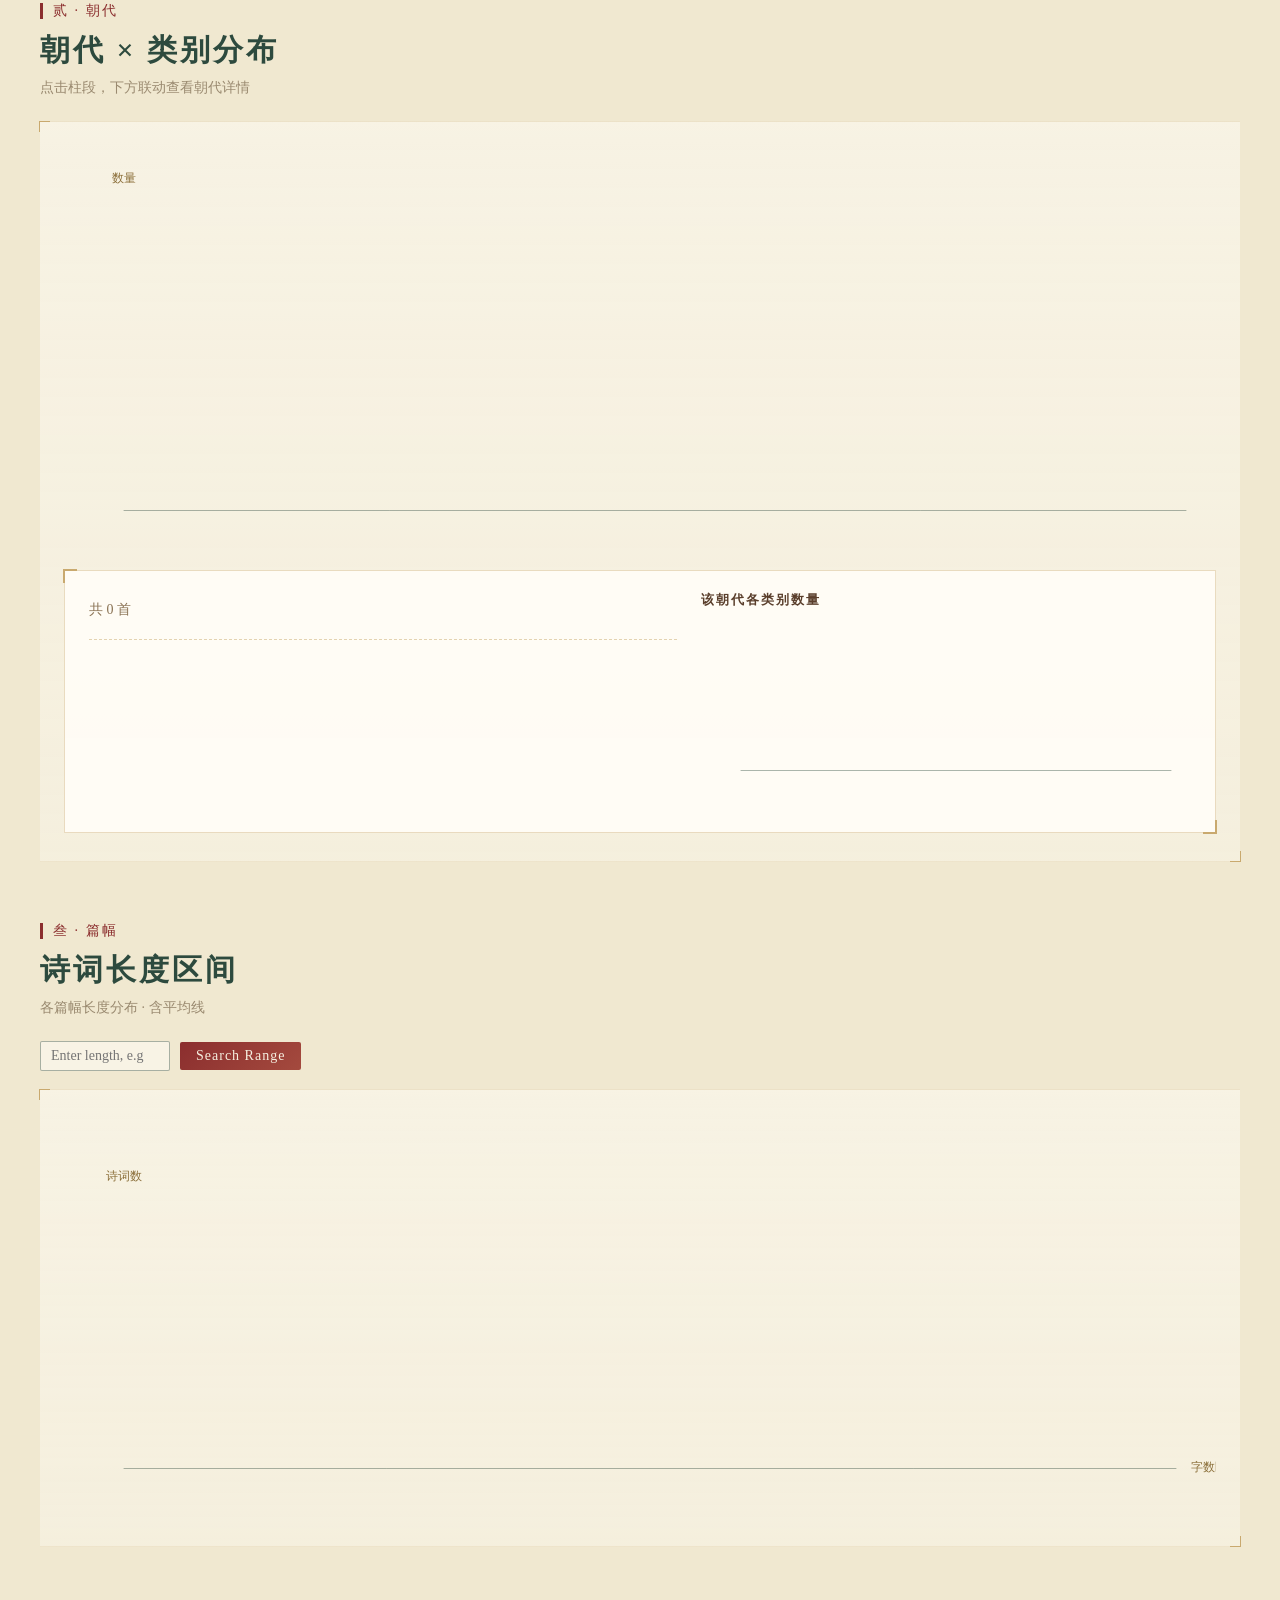
<file: frontend/overview.html>
﻿<!DOCTYPE html>
<html lang="zh-CN">
<head>
    <meta charset="UTF-8">
    <title>千年诗境 · 诗海大观</title>
    <script src="js/echarts.min.js?v=2"></script>
    <link rel="stylesheet" href="css/style.css">
    <style>
        /* ==== 长卷基底（与前三人统一） ==== */
        body { background: #f0e8d0; }
        .scroll-wrap { position:relative; max-width: 1400px; margin: 0 auto; padding: 0 40px 120px; }
        /* 淡墨山水背景层 */
        .ink-bg { position: fixed; inset: 0; z-index: -1; opacity:.5; pointer-events:none;
            background:
                radial-gradient(ellipse 80% 50% at 20% 10%, rgba(45,74,62,.08), transparent 60%),
                radial-gradient(ellipse 60% 40% at 85% 30%, rgba(139,46,46,.06), transparent 60%),
                radial-gradient(ellipse 70% 50% at 50% 90%, rgba(201,169,110,.10), transparent 60%),
                linear-gradient(#f0e8d0, #ece2c8);
        }
        /* 远山 SVG 固定在背景 */
        .ink-mountains { position: fixed; left:0; right:0; bottom:0; height: 40vh; z-index:-1; opacity:.18; pointer-events:none; }
        /* 顶部滚动进度卷轴 */
        .progress-bar { position:fixed; top:0; left:0; height:4px; width:0; z-index:60; background:linear-gradient(90deg,#8B2E2E,#C9A96E); box-shadow:0 1px 4px rgba(139,46,46,.35); transition:width .1s linear; }
        /* 右侧章节目录 */
        .sec-nav { position:fixed; right:20px; top:50%; transform:translateY(-50%); z-index:55; display:flex; flex-direction:column; gap:16px; }
        .sec-nav a { writing-mode:vertical-rl; font-family:"STKaiti",serif; font-size:14px; color:#8a7a5a; text-decoration:none; letter-spacing:3px; opacity:.6; padding:6px 2px; border-right:2px solid transparent; transition:all .3s; }
        .sec-nav a:hover { color:#2D4A3E; opacity:1; }
        .sec-nav a.active { color:#8B2E2E; opacity:1; border-right-color:#8B2E2E; }
        /* Hero 诗句轮播 */
        .hero-poem { margin-top:26px; font-family:"STKaiti",serif; font-size:17px; color:#5a6b5e; letter-spacing:2px; min-height:46px; }
        .hero-poem .hp-src { font-size:12px; color:#9a8a70; display:block; margin-top:5px; }
        .fade { animation:vpFade .9s ease; }
        @keyframes vpFade { from{opacity:0; transform:translateY(8px);} to{opacity:1; transform:translateY(0);} }
        /* 指定长度区间检索栏 */
        .len-search { display:flex; align-items:center; gap:10px; margin:6px 0 18px; flex-wrap:wrap; }
        .len-search input { width:130px; padding:6px 10px; border:1px solid rgba(45,74,62,.4); border-radius:2px; background:rgba(253,251,244,.6); font-family:"STKaiti",serif; font-size:14px; color:#2D4A3E; outline:none; }
        .len-search input:focus { border-color:#8B2E2E; }
        .len-search button { padding:6px 16px; border:none; border-radius:2px; background:linear-gradient(135deg,#8B2E2E,#a44a3e); color:#F5EFE0; font-family:"STKaiti",serif; font-size:14px; cursor:pointer; letter-spacing:1px; }
        .len-search button:hover { opacity:.9; }
        .len-search .res { font-family:"STKaiti",serif; font-size:14px; color:#2D4A3E; margin-left:4px; }
        .len-search .res em { color:#8B2E2E; font-style:normal; font-weight:bold; }
        /* 卷轴上下轴 */
        .rod { height: 14px; background: linear-gradient(#8b6f47,#5a4526,#8b6f47); border-radius:7px; margin: 30px 0; box-shadow: 0 2px 6px rgba(0,0,0,.15); }
        /* ==== Hero ==== */
        .hero { text-align:center; padding: 70px 0 40px; position:relative; }
        .hero .eyebrow { font-size:12px; letter-spacing:6px; color:#8B2E2E; text-transform:uppercase; margin-bottom:20px; }
        .hero h1 { font-family:"STKaiti","SimSun",serif; font-size:64px; color:#2D4A3E; margin:0 0 16px; letter-spacing:12px; text-shadow: 0 2px 12px rgba(45,74,62,.12); }
        .hero .sub { font-size:20px; color:#5a6b5e; font-family:"STKaiti",serif; margin-bottom:6px; }
        .hero .sub2 { font-size:14px; color:#9a8a70; }
        /* 竖排诗签装饰 */
        .ver { position:absolute; writing-mode: vertical-rl; font-family:"STKaiti",serif; font-size:16px; color:#8a7a5a; letter-spacing:8px; opacity:.6; }
        .ver.l { left:0; top:120px; }
        .ver.r { right:0; top:120px; }
        /* KPI */
        .kpi-row { display:grid; grid-template-columns:repeat(4,1fr); gap:20px; margin:50px 0 10px; }
        .kpi-card { background: rgba(255,253,247,.55); border:1px solid rgba(201,169,110,.3); border-radius:2px; padding:24px 20px; text-align:center; backdrop-filter: blur(2px); }
        .kpi-card .k-label { font-size:13px; color:#8b7355; letter-spacing:2px; margin-bottom:10px; }
        .kpi-card .k-num { font-size:32px; color:#2D4A3E; font-weight:bold; font-family:"STKaiti",serif; }
        .kpi-note { font-size:12px; color:#b0a080; text-align:center; margin:14px 0 30px; }
        /* ==== 章节：淡墨晕染，不用硬卡 ==== */
        .section { margin: 60px 0; opacity:0; transform: translateY(30px); transition: opacity .9s ease, transform .9s ease; }
        .section.in { opacity:1; transform: translateY(0); }
        .sec-tag { display:inline-flex; align-items:center; gap:10px; font-size:14px; color:#8B2E2E; letter-spacing:2px; margin-bottom:10px; }
        .sec-tag::before { content:''; width:3px; height:16px; background:#8B2E2E; }
        .sec-title { font-family:"STKaiti","SimSun",serif; font-size:30px; color:#2D4A3E; margin:0 0 8px; letter-spacing:3px; }
        .sec-desc { font-size:14px; color:#9a8a70; margin-bottom:24px; }
        .sec-ink { background: linear-gradient(180deg, rgba(255,253,247,.5), rgba(255,253,247,.35)); border:none; border-top:1px solid rgba(201,169,110,.2); border-bottom:1px solid rgba(201,169,110,.2); padding:28px 24px; position:relative; }
        .sec-ink::before, .sec-ink::after { content:''; position:absolute; width:10px; height:10px; border:1px solid #C9A96E; }
        .sec-ink::before { top:-1px; left:-1px; border-right:none; border-bottom:none; }
        .sec-ink::after { bottom:-1px; right:-1px; border-left:none; border-top:none; }
        .two-col { display:grid; grid-template-columns:1fr 1fr; gap:24px; }
        .chart-box { width:100%; height:320px; }
        .chart-box.tall { height:400px; }
        /* 毛笔分隔 */
        .brush { height:2px; background: linear-gradient(90deg, transparent, #C9A96E 20%, #C9A96E 80%, transparent); margin:0; opacity:.4; }
        /* 朱砂印章 */
        .seal { position:absolute; top:0; right:0; width:54px; height:54px; background:#8B2E2E; color:#F5EFE0;
            font-family:"STKaiti",serif; font-size:26px; line-height:54px; text-align:center;
            border-radius:6px; box-shadow: 0 2px 8px rgba(139,46,46,.35);
            opacity:0; transform: scale(2.2) rotate(-12deg); transition: opacity .5s ease, transform .5s cubic-bezier(.2,1.6,.4,1); }
        .section.in .seal { opacity:1; transform: scale(1) rotate(-6deg); }
        .sec-ink-wrap { position:relative; }
        /* 立轴展开 */
        .scroll-stage { overflow: hidden; position: relative; }
        .scroll-wrap { clip-path: inset(0 0 100% 0); animation: unroll 7.5s cubic-bezier(.3,.6,.2,1) .5s forwards; }
        @keyframes unroll { to { clip-path: inset(0 0 0 0); } }
        .rod.top { animation: rodTopIn .5s ease .3s backwards; }
        @keyframes rodTopIn { from { opacity:0; } to { opacity:1; } }
        .rod.bottom { position: absolute; left:0; right:0; z-index:5; height:14px;
            background: linear-gradient(#8b6f47,#5a4526,#8b6f47); border-radius:7px;
            box-shadow: 0 4px 12px rgba(0,0,0,.3);
            animation: rollerDown 7.5s cubic-bezier(.3,.6,.2,1) .5s forwards; }
        .rod.bottom::before, .rod.bottom::after { content:''; position:absolute; top:50%; transform:translateY(-50%);
            width:10px; height:22px; background:#3e2a14; border-radius:3px; }
        .rod.bottom::before { left:-4px; } .rod.bottom::after { right:-4px; }
        @keyframes rollerDown { 0%{ top:0; } 100%{ top: calc(100% - 14px); } }

        /* ==== member5 搜索框 ==== */
        .search-bar { display:flex; gap:10px; margin-bottom:20px; max-width:600px; margin-left:auto; margin-right:auto; }
        .search-input { flex:1; padding:12px 18px; border:1px solid rgba(201,169,110,.5); background: rgba(255,253,247,.9); font-size:14px; font-family:"STKaiti","KaiTi",serif; letter-spacing:1px; outline:none; }
        .search-input:focus { border-color:#C9A96E; }
        .search-btn { padding:12px 28px; background:#2D4A3E; color:#fff; border:none; font-size:14px; font-family:"STKaiti","KaiTi",serif; letter-spacing:2px; cursor:pointer; transition:all .2s; }
        .search-btn:hover { background:#8B2E2E; }
        .hot-tags { text-align:center; margin-bottom:16px; font-size:13px; color:#8b7355; }
        .hot-tag { display:inline-block; padding:4px 14px; margin:0 4px; background:rgba(255,253,247,.8); border:1px solid rgba(201,169,110,.4); color:#2D4A3E; font-size:12px; font-family:"STKaiti",serif; letter-spacing:1px; cursor:pointer; transition:all .2s; }
        .hot-tag:hover { background:#C9A96E; color:#fff; border-color:#C9A96E; }
        .refresh-btn { background:none; border:none; font-size:16px; cursor:pointer; margin-left:8px; transition:transform .3s; }
        .refresh-btn:hover { transform:rotate(180deg); }
        .search-result { background:rgba(255,253,247,.95); border:1px solid rgba(201,169,110,.4); padding:16px 20px; margin-bottom:20px; position:relative; }
        .search-close { position:absolute; top:8px; right:12px; background:none; border:none; font-size:20px; color:#8b7355; cursor:pointer; line-height:1; }
        .search-close:hover { color:#8B2E2E; }
        .view-poems-btn { margin-top:12px; padding:8px 20px; background:#C9A96E; color:#fff; border:none; font-size:13px; font-family:"STKaiti","KaiTi",serif; letter-spacing:2px; cursor:pointer; transition:all .2s; }
        .view-poems-btn:hover { background:#2D4A3E; }
        .search-result::before, .search-result::after { content:''; position:absolute; width:10px; height:10px; border:2px solid #C9A96E; }
        .search-result::before { top:-2px; left:-2px; border-right:none; border-bottom:none; }
        .search-result::after { bottom:-2px; right:-2px; border-left:none; border-top:none; }
        .search-result h4 { color:#2D4A3E; font-size:16px; font-family:"STKaiti",serif; letter-spacing:2px; margin-bottom:8px; }
        .search-result p { font-size:14px; color:#5a3e2b; line-height:1.8; }
        .search-result .highlight { color:#8B2E2E; font-weight:bold; }

        /* ==== 诗句弹窗 ==== */
        .poem-modal { display:none; position:fixed; inset:0; background:rgba(45,74,62,.7); z-index:1000; align-items:center; justify-content:center; }
        .poem-modal-content { background:#fffdf7; width:90%; max-width:600px; max-height:80vh; display:flex; flex-direction:column; border:2px solid #C9A96E; box-shadow:0 8px 32px rgba(0,0,0,.3); }
        .poem-modal-header { padding:16px 24px; border-bottom:1px solid rgba(201,169,110,.3); display:flex; justify-content:space-between; align-items:center; }
        .poem-modal-header h3 { color:#2D4A3E; font-family:"STKaiti","KaiTi",serif; letter-spacing:2px; margin:0; }
        .poem-modal-close { background:none; border:none; font-size:24px; color:#8b7355; cursor:pointer; line-height:1; }
        .poem-modal-close:hover { color:#8B2E2E; }
        .poem-modal-body { overflow-y:auto; padding:20px 24px; flex:1; }
        .poem-item { padding:14px 0; border-bottom:1px dashed rgba(201,169,110,.3); }
        .poem-item:last-child { border-bottom:none; }
        .poem-verse { font-size:18px; color:#2D4A3E; font-family:"STKaiti","KaiTi",serif; letter-spacing:2px; line-height:1.8; margin-bottom:8px; }
        .poem-meta { font-size:13px; color:#8b7355; }
        .poem-author { margin-right:16px; }
        .poem-dynasty { margin-right:16px; }

        /* ==== 联动详情 ==== */
        .detail-panel { background:rgba(255,253,247,.92); border:1px solid rgba(201,169,110,.4); padding:20px 24px; margin-top:20px; display:grid; grid-template-columns:1.2fr 1fr; gap:24px; position:relative; }
        .detail-panel::before, .detail-panel::after { content:''; position:absolute; width:12px; height:12px; border:2px solid #C9A96E; }
        .detail-panel::before { top:-2px; left:-2px; border-right:none; border-bottom:none; }
        .detail-panel::after { bottom:-2px; right:-2px; border-left:none; border-top:none; }
        .detail-left h4 { color:#2D4A3E; font-size:20px; font-family:"STKaiti","KaiTi",serif; letter-spacing:3px; margin-bottom:10px; }
        .detail-left .total { font-size:14px; color:#8b7355; margin-bottom:20px; }
        .detail-left .verse { font-size:18px; color:#8B2E2E; font-family:"STKaiti","KaiTi",serif; letter-spacing:2px; line-height:1.8; padding-top:15px; border-top:1px dashed rgba(201,169,110,.5); }
        .detail-left .verse .src { font-size:13px; color:#8b7355; display:block; margin-top:8px; letter-spacing:1px; }
        .detail-right h5 { color:#5a3e2b; font-size:13px; letter-spacing:2px; margin-bottom:8px; }
        .detail-right .poet { font-size:26px; color:#8B2E2E; font-family:"STKaiti","KaiTi",serif; letter-spacing:6px; margin-top:6px; }
        /* 类别贡献度叠加条 */
        .contrib-bar { display:flex; width:100%; height:30px; border-radius:4px; overflow:hidden; margin-top:18px; background:rgba(255,253,247,.4); border:1px solid rgba(201,169,110,.3); }
        .contrib-bar .seg { display:flex; align-items:center; justify-content:center; font-family:"STKaiti",serif; font-size:12px; color:#F5EFE0; white-space:nowrap; transition:flex-grow .6s ease; min-width:0; }
        .contrib-bar .seg small { font-size:10px; opacity:.9; margin-left:2px; }
        #detailChart { width:100%; height:195px; }
        @media (max-width:900px){ .kpi-row{grid-template-columns:repeat(2,1fr)} .two-col{grid-template-columns:1fr} .hero h1{font-size:42px;letter-spacing:6px} .ver{display:none} }
        @media (max-width:700px){ .detail-panel{grid-template-columns:1fr} }
        /* 滚动诗词词条背景（参考2号3号 fly-poem 竖排上升） */
        .fly-word{position:fixed;font-family:"STKaiti","KaiTi",serif;color:#2D4A3E;opacity:0;pointer-events:none;z-index:2;
          font-size:15px;letter-spacing:4px;transition:opacity 2s;writing-mode:vertical-rl;white-space:nowrap;}
</style>
</head>
<body data-page="overview">
    <div class="progress-bar" id="progressBar"></div>
    <nav class="sec-nav">
        <a href="#s1" data-sec="s1">壹·类别</a>
        <a href="#s2" data-sec="s2">贰·朝代</a>
        <a href="#s3" data-sec="s3">叁·篇幅</a>
    </nav>
    <svg width="0" height="0" style="position:absolute"><defs><filter id="sealRough"><feTurbulence type="fractalNoise" baseFrequency="0.9" numOctaves="2" result="n"/><feDisplacementMap in="SourceGraphic" in2="n" scale="3"/></filter></defs></svg>
    <!-- 富春山居图 淡墨背景 -->
    <div class="ink-bg" style="background:
        linear-gradient(rgba(240,232,208,.85), rgba(236,226,200,.9)),
        url('img/landscape.jpg') center top/cover no-repeat fixed,
        url('img/landscape.jpg') center bottom/cover no-repeat fixed;"></div>
    <!-- 滚动诗词词条层（参考2号3号 fly-poem） -->
    <div id="flyLayer" style="position:fixed;inset:0;pointer-events:none;z-index:2;overflow:hidden;"></div>

    <nav class="nav">
        <a href="index.html" class="logo" data-i18n="logo">千年诗境</a>
        <a href="dynasty.html" data-page="dynasty" data-i18n="nav.dynasty">朝代分析</a>
        <a href="poet.html" data-page="poet" data-i18n="nav.poet">诗人图谱</a>
        <a href="text.html" data-page="text" data-i18n="nav.text">诗词文本分析</a>
        <a href="imagery.html" data-page="imagery" data-i18n="nav.imagery">诗境意象</a>
        <a href="overview.html" data-page="overview" data-i18n="nav.overview">诗海大观</a>
    </nav>

    <div class="scroll-stage"><div class="scroll-wrap">
        <div class="rod top"></div>
        <!-- Hero -->
        <div class="hero">
            <div class="ver l" data-i18n="ov.verL">百代词章</div>
            <div class="ver r" data-i18n="ov.verR">一册尽览</div>
            <div class="eyebrow" data-i18n="ov.eyebrow">Overview of Poetry Data</div>
            <h1 data-i18n="ov.heroTitle">诗海大观</h1>
            <p class="sub" data-i18n="ov.heroSub">类别之变，篇幅长短，皆藏于诗卷。</p>
            <p class="sub2" data-i18n="ov.heroSub2">遍历诗卷，观类别分布、朝代变迁与篇幅气象。</p>
            <div class="kpi-row">
                <div class="kpi-card"><div class="k-label" data-i18n="ov.kTotal">诗词总数</div><div class="k-num" id="statTotal">—</div></div>
                <div class="kpi-card"><div class="k-label" data-i18n="ov.kCategory">诗词类别数</div><div class="k-num" id="statCategory">—</div></div>
                <div class="kpi-card"><div class="k-label" data-i18n="ov.kAvgLen">平均字数</div><div class="k-num" id="statAvgLen">—</div></div>
                <div class="kpi-card"><div class="k-label" data-i18n="ov.kTopCat">最常见类别</div><div class="k-num" id="statTopCat">—</div></div>
            </div>
            <p class="kpi-note" data-i18n="ov.kNote">数据概览 · 实际数值由现有数据接口提供</p>
            <div class="hero-poem fade" id="heroPoem"><span id="hpText">文章千古事，得失寸心知。</span><span class="hp-src" id="hpSrc">—— 杜甫《偶题》</span></div>
        </div>
        <div class="brush"></div>

        

<!-- 壹·类别 -->
        <div class="section" id="s1">
            <div class="sec-tag" data-i18n="ov.s1Tag">壹 · 类别</div>
            <h2 class="sec-title" data-i18n="ov.s1Title">诗词类别分布</h2>
            <p class="sec-desc" data-i18n="ov.s1Desc">各诗词类别数量 · 环形图与排行</p>
            <div class="two-col">
                <div class="sec-ink"><div id="categoryPie" class="chart-box"></div></div>
                <div class="sec-ink"><div id="categoryTop" class="chart-box"></div></div>
            </div>
            <div class="contrib-bar" id="contribBar"></div>
            <div class="detail-panel" id="catDetail">
                <div class="detail-left">
                    <h4 id="catDetailName">古体诗</h4>
                    <div class="total" id="catDetailStat">—</div>
                    <div class="verse">
                        <span id="catDetailVerse">落霞与孤鹜齐飞，秋水共长天一色。</span>
                        <span class="src" id="catDetailSrc">—— 王勃《滕王阁序》</span>
                    </div>
                </div>
                <div class="detail-right">
                    <h5 data-i18n='ov.repPoet'>代表诗人</h5>
                    <div class="poet" id="catDetailPoet">王勃</div>
                </div>
            </div>
        </div>

        <!-- 贰·朝代 -->
        <div class="section" id="s2">
            <div class="sec-tag" data-i18n="ov.s2Tag">贰 · 朝代</div>
            <h2 class="sec-title" data-i18n="ov.s2Title">朝代 × 类别分布</h2>
            <p class="sec-desc" data-i18n="ov.s2Desc">点击柱段，下方联动查看朝代详情</p>
            <div class="sec-ink">
                <div id="dynastyCategory" class="chart-box tall"></div>
                <div class="detail-panel">
                    <div class="detail-left">
                        <h4 id="detailDynasty">唐代</h4>
                        <div class="total" id="detailTotal">—</div>
                        <div class="verse">
                            <span id="detailVerse">海上生明月，天涯共此时。</span>
                            <span class="src" id="detailVerseSrc">—— 张九龄《望月怀远》</span>
                        </div>
                    </div>
                    <div class="detail-right">
                        <h5 data-i18n="ov.detailTitle">该朝代各类别数量</h5>
                        <div id="detailChart"></div>
                    </div>
                </div>
            </div>
        </div>

        <!-- 叁·篇幅 -->
        <div class="section" id="s3">
            <div class="sec-tag" data-i18n="ov.s3Tag">叁 · 篇幅</div>
            <h2 class="sec-title" data-i18n="ov.s3Title">诗词长度区间</h2>
            <p class="sec-desc" data-i18n="ov.s3Desc">各篇幅长度分布 · 含平均线</p>
            <div class="len-search">
                <input type="number" id="lenSearchInput" placeholder="Enter length, e.g. 40" data-i18n-placeholder="ov.lenPh" min="1">
                <button id="lenSearchBtn" data-i18n="ov.lenBtn">检索区间</button>
                <span class="res" id="lenSearchResult"></span>
            </div>
            <div class="sec-ink"><div id="lengthRange" class="chart-box tall"></div></div>
        </div>

        <div class="rod bottom"></div>
    </div></div>

    <script src="js/common.js?v=17"></script>
<script>
const pieChart = echarts.init(document.getElementById('categoryPie'));
const catTopChart = echarts.init(document.getElementById('categoryTop'));
const dynastyChart = echarts.init(document.getElementById('dynastyCategory'));
const detailChart = echarts.init(document.getElementById('detailChart'));
const lenChart = echarts.init(document.getElementById('lengthRange'));

// 前三人统一色系（墨青/朱砂/鎏金/石青）
const OVERVIEW_COLORS = ['#2D4A3E','#8B2E2E','#C9A96E','#8FA38A','#6b8e7f','#b8995a','#a8895a','#d4b87a'];

const dynastyPoem = {
    "唐代": { verse:"海上生明月，天涯共此时。", src:"张九龄《望月怀远》" },
    "宋代": { verse:"山重水复疑无路，柳暗花明又一村。", src:"陆游《游山西村》" },
    "元代": { verse:"枯藤老树昏鸦，小桥流水人家。", src:"马致远《天净沙·秋思》" },
    "清代": { verse:"九州生气恃风雷，万马齐喑究可哀。", src:"龚自珍《己亥杂诗》" },
    "东汉": { verse:"对酒当歌，人生几何。", src:"曹操《短歌行》" },
    "战国": { verse:"路漫漫其修远兮，吾将上下而求索。", src:"屈原《离骚》" }
};

const categoryPoem = {
    "古体诗": { verse:"落霞与孤鹜齐飞，秋水共长天一色。", poet:"王勃", src:"王勃《滕王阁序》" },
    "词": { verse:"明月几时有，把酒问青天。", poet:"苏轼", src:"苏轼《水调歌头》" },
    "曲": { verse:"枯藤老树昏鸦，小桥流水人家。", poet:"马致远", src:"马致远《天净沙·秋思》" },
    "古诗": { verse:"迢迢牵牛星，皎皎河汉女。", poet:"佚名", src:"《古诗十九首》" },
    "其他": { verse:"此中有真意，欲辨已忘言。", poet:"陶渊明", src:"陶渊明《饮酒》" }
};

let CACHE = null;
async function loadData() {
    const [cat, len, dynCat] = await Promise.all([
        fetchAPI('/overview/categoryCount'),
        fetchAPI('/overview/lengthRange'),
        fetchAPI('/overview/dynastyCategory'),
    ]);
    return { cat: cat||[], len: len||[], dynCat: dynCat||[] };
}

function updateDetail(i, dynKeys, catKeys, matrix) {
    const name = dynKeys[i];
    const values = catKeys.map(c => (matrix[c] || [])[i] || 0);
    const total = values.reduce((a,b)=>a+b,0);
    document.getElementById('detailDynasty').textContent = trDyn(name);
    document.getElementById('detailTotal').textContent = (window.__lang==='en'?'Total: ':'共 ') + total.toLocaleString() + (window.__lang==='en'?' poems':' 首');
    const p = dynastyPoem[name] || {};
    const vEl=document.getElementById('detailVerse'), sEl=document.getElementById('detailVerseSrc');
    vEl.innerHTML = (p.verse || '') + (window.addFavBtn ? addFavBtn(p.verse||'', p.src||'') : '');
    sEl.textContent = p.src ? '—— ' + p.src : '';
    vEl.classList.remove('fade'); sEl.classList.remove('fade'); void vEl.offsetWidth;
    vEl.classList.add('fade'); sEl.classList.add('fade');
    detailChart.setOption({
        tooltip:{ trigger:'axis', axisPointer:{ type:'shadow' }, textStyle:{ fontFamily:'STKaiti,serif' } },
        grid:{ left:40, right:20, top:12, bottom:42 },
        xAxis:{ type:'category', data:catKeys.map(trCat), axisLabel:{ interval:0, fontSize:12, fontFamily:'STKaiti,serif', color:'#2D4A3E' }, axisLine:{ lineStyle:{ color:'rgba(45,74,62,.4)' } }, axisTick:{ show:false } },
        yAxis:{ type:'value', show:false },
        color: OVERVIEW_COLORS,
        series:[{ type:'bar', data:values, barWidth:'45%', itemStyle:{ borderRadius:[6,6,0,0], color:new echarts.graphic.LinearGradient(0,0,0,1,[{offset:0,color:'#8B2E2E'},{offset:1,color:'rgba(139,46,46,.25)'}]) }, label:{ show:true, position:'top', fontSize:11, fontFamily:'STKaiti,serif', color:'#8B2E2E', fontWeight:'bold' } }]
    }, true);
}

function renderOverview(data) {
    const categoryCount = {};
    data.cat.forEach(d => categoryCount[d.category] = d.count);
    const categoryTopN = Object.entries(categoryCount).sort((a,b)=>b[1]-a[1]).slice(0,6);
    const lengthRangeData = {};
    data.len.forEach(d => lengthRangeData[d.range] = d.count);

    const dynKeys = data.dynCat.map(d => d.dynasty);
    const catKeys = [];
    data.dynCat.forEach(d => Object.keys(d.categories).forEach(c => { if(!catKeys.includes(c)) catKeys.push(c); }));
    const matrix = {};
    catKeys.forEach(c => { matrix[c] = data.dynCat.map(d => d.categories[c] || 0); });

    const total = Object.values(categoryCount).reduce((a,b)=>a+b,0);
    const mid = [10,35,75,150,250];
    let weighted = 0, totLen = 0;
    Object.keys(lengthRangeData).forEach((k,i)=>{ weighted += mid[i]*lengthRangeData[k]; totLen += lengthRangeData[k]; });
    const avgLen = totLen ? Math.round(weighted/totLen) : 0;

    animateCount(document.getElementById('statTotal'), total, '');
    animateCount(document.getElementById('statCategory'), Object.keys(categoryCount).length, '');
    animateCount(document.getElementById('statAvgLen'), avgLen, window.__lang==='en'?' chars':' 字');
    document.getElementById('statTopCat').textContent = categoryTopN[0] ? trCat(categoryTopN[0][0]) : '—';
    renderContribBar(categoryCount);
    const firstCat = categoryTopN[0];
    if(firstCat) updateCategory(firstCat[0], firstCat[1], total);

    pieChart.setOption({
        tooltip:{ trigger:'item', formatter: p => p.name + ': ' + p.value + ' 首 (' + p.percent + '%)', backgroundColor:'rgba(253,251,244,.95)', borderColor:'rgba(201,169,110,.5)', textStyle:{ color:'#2D4A3E', fontFamily:'STKaiti,serif' } },
        legend:{ bottom:0, type:'scroll', icon:'circle', itemWidth:10, itemHeight:10, textStyle:{ fontFamily:'STKaiti,serif', color:'#2D4A3E' } },
        color: OVERVIEW_COLORS,
        series:[{ type:'pie', radius:['38%','72%'], center:['50%','44%'],
            itemStyle:{ borderColor:'#F5EFE0', borderWidth:2, borderRadius:4 },
            label:{ show:true, formatter:'{b}\n{d}%', fontFamily:'STKaiti,serif', color:'#2D4A3E' },
            labelLine:{ lineStyle:{ color:'rgba(45,74,62,.4)' } },
            emphasis:{ itemStyle:{ shadowBlur:14, shadowColor:'rgba(45,74,62,.4)' } },
            data:Object.entries(categoryCount).map(([name,value])=>({name:trCat(name),value,orig:name})) }]
    }, true);

    catTopChart.setOption({
        tooltip:{ trigger:'axis', axisPointer:{ type:'shadow' }, textStyle:{ fontFamily:'STKaiti,serif' } },
        grid:{ left:100, right:50, top:10, bottom:30 },
        xAxis:{ type:'value', splitLine:{ lineStyle:{ color:'rgba(45,74,62,.08)' } }, axisLabel:{ fontFamily:'STKaiti,serif', color:'#2D4A3E' } },
        yAxis:{ type:'category', data:categoryTopN.map(x=>trCat(x[0])).reverse(), axisLabel:{ fontFamily:'STKaiti,serif', color:'#2D4A3E', fontSize:14 } },
        series:[{ type:'bar', data:categoryTopN.map(x=>({value:x[1],orig:x[0]})).reverse(), barWidth:'60%',
            itemStyle:{ borderRadius:[0,8,8,0], color:new echarts.graphic.LinearGradient(0,0,1,0,[{offset:0,color:'rgba(45,74,62,.2)'},{offset:1,color:'#2D4A3E'}]) },
            label:{ show:true, position:'right', fontFamily:'STKaiti,serif', color:'#2D4A3E', fontWeight:'bold' } }]
    }, true);

    dynastyChart.setOption({
        tooltip:{ trigger:'axis', axisPointer:{ type:'shadow' }, textStyle:{ fontFamily:'STKaiti,serif' } },
        legend:{ data:catKeys, top:0, selectedMode:'multiple', icon:'circle', itemWidth:10, itemHeight:10, textStyle:{ fontFamily:'STKaiti,serif', color:'#2D4A3E' } },
        grid:{ left:60, right:30, top:50, bottom:40 },
        xAxis:{ type:'category', data:dynKeys.map(trDyn), axisLabel:{ fontFamily:'STKaiti,serif', color:'#2D4A3E', interval:0 }, axisLine:{ lineStyle:{ color:'rgba(45,74,62,.4)' } }, axisTick:{ show:false } },
        yAxis:{ type:'value', name:(window.__lang==='en'?'Count':'数量'), splitLine:{ lineStyle:{ color:'rgba(45,74,62,.08)' } }, axisLabel:{ fontFamily:'STKaiti,serif', color:'#2D4A3E' }, nameTextStyle:{ fontFamily:'STKaiti,serif', color:'#8B6F3A' } },
        color: OVERVIEW_COLORS,
        series: catKeys.map(c => ({ name:trCat(c), type:'bar', stack:'total', data:matrix[c], barMaxWidth:38, itemStyle:{ borderRadius:[2,2,0,0] } }))
    }, true);

    lenChart.setOption({
        tooltip:{ trigger:'axis', axisPointer:{ type:'shadow' }, backgroundColor:'rgba(253,251,244,.95)', borderColor:'rgba(201,169,110,.5)', textStyle:{ color:'#2D4A3E', fontFamily:'STKaiti,serif' } },
        grid:{ left:60, right:40, top:80, bottom:50 },
        xAxis:{ type:'category', data:Object.keys(lengthRangeData), name:(window.__lang==='en'?'Length Range':'字数区间'),
            axisLine:{ lineStyle:{ color:'rgba(45,74,62,.4)' } }, axisTick:{ show:false },
            axisLabel:{ fontFamily:'STKaiti,serif', fontSize:13, color:'#2D4A3E', interval:0 },
            nameTextStyle:{ fontFamily:'STKaiti,serif', color:'#8B6F3A' } },
        yAxis:{ type:'value', name:(window.__lang==='en'?'Poems':'诗词数'),
            splitLine:{ lineStyle:{ color:'rgba(45,74,62,.1)' } },
            axisLabel:{ fontFamily:'STKaiti,serif', color:'#2D4A3E' },
            nameTextStyle:{ fontFamily:'STKaiti,serif', color:'#8B6F3A' } },
        color: OVERVIEW_COLORS,
        series:[{ type:'bar', data:Object.values(lengthRangeData), barWidth:'52%',
            itemStyle:{ borderRadius:[8,8,0,0],
                color: new echarts.graphic.LinearGradient(0,0,0,1,[
                    {offset:0,color:'#2D4A3E'},{offset:.6,color:'#5f7d70'},{offset:1,color:'rgba(45,74,62,.25)'}]) },
            label:{ show:true, position:'top', fontFamily:'STKaiti,serif', color:'#2D4A3E', fontSize:12, fontWeight:'bold' },
            markPoint:{ data:[{type:'max', name:'最盛篇幅'}], symbolSize:44, itemStyle:{ color:'#8B2E2E' },
                label:{ fontFamily:'STKaiti,serif', color:'#F5EFE0', fontSize:10, formatter:'最盛\n{value}' } },
            markLine:{ data:[{type:'average', name:'平均'}], lineStyle:{ color:'#8B2E2E', type:'dashed', width:1.5 },
                label:{ fontFamily:'STKaiti,serif', color:'#8B2E2E', fontSize:12, position:'insideEnd',
                    formatter: function(){ var vs=Object.values(lengthRangeData); var sum=0; vs.forEach(function(v){sum+=v}); return '均值 ' + Math.round(sum/vs.length).toLocaleString(); },
                    backgroundColor:'rgba(253,251,244,.92)', borderColor:'rgba(201,169,110,.5)', borderWidth:1, borderRadius:3, padding:[3,7] } } }]
    }, true);

    updateDetail(0, dynKeys, catKeys, matrix);
    CACHE = { dynKeys, catKeys, matrix };
    // 供搜索功能访问的全局数据
    window.categoryCount = categoryCount;
    window.dynastyCategoryData = matrix;
    window.lengthRangeData = lengthRangeData;
    window.dynKeys = dynKeys;
    window.catKeys = catKeys;
}

pieChart.on('click', function(p){
    var total = Object.values(window.categoryCount||{}).reduce(function(a,b){return a+b;},0);
    updateCategory(p.data&&p.data.orig?p.data.orig:p.name, p.value, total);
});
catTopChart.on('click', function(p){
    var orig=(p.data&&p.data.orig)?p.data.orig:p.name; var cnt=(window.categoryCount||{})[orig];
    var total = Object.values(window.categoryCount||{}).reduce(function(a,b){return a+b;},0);
    updateCategory(orig, cnt||0, total);
});
dynastyChart.on('click', function(p){
    if (CACHE) updateDetail(p.dataIndex, CACHE.dynKeys, CACHE.catKeys, CACHE.matrix);
});

async function boot() { renderOverview(await loadData()); }
document.addEventListener('DOMContentLoaded', boot);
// 长卷章节入场：进入视口时显示（与前三人统一）
const io = new IntersectionObserver(es=>es.forEach(e=>{ if(e.isIntersecting) e.target.classList.add('in'); }),{threshold:.15});
document.querySelectorAll('.section').forEach(s=>io.observe(s));
window.addEventListener('resize', () => {
    document.querySelectorAll('.chart-box').forEach(el => echarts.getInstanceByDom(el)?.resize());
});
// 背景反向滚动（参考2号视差，方向与内容相反）
window.addEventListener('scroll',()=>{
    const bg=document.querySelector('.ink-bg'); if(bg) bg.style.backgroundPositionY = (-window.scrollY*0.3)+'px';
},{passive:true});

// ============ 滚动诗词词条背景（参考2号3号 fly-poem，竖排上升） ============
const FLY_WORDS = ['古体诗','近体诗','词','曲','律诗','绝句','五言','七言','乐府','汉赋','楚辞','诗经','宋词','元曲','唐诗','慢词','小令','歌行','排律','竹枝词',
  '李白','杜甫','白居易','王维','孟浩然','杜牧','李商隐','苏轼','李清照','辛弃疾','陆游','柳永','陶渊明','王昌龄',
  '豪放','婉约','田园','边塞','山水','咏史','送别','思乡','月','江','山','雪','酒','梦','花','春风'];
function spawnFlyWord(){
  const layer=document.getElementById('flyLayer');
  const t=FLY_WORDS[Math.floor(Math.random()*FLY_WORDS.length)];
  const el=document.createElement('div'); el.className='fly-word'; el.textContent=t;
  el.style.left=(5+Math.random()*85)+'%';
  el.style.top=(100+Math.random()*20)+'vh';
  el.style.fontSize=(13+Math.random()*8)+'px';
  el.style.color=Math.random()>0.5?'#2D4A3E':'#8B2E2E';
  layer.appendChild(el);
  requestAnimationFrame(()=>{ el.style.opacity='0.4'; el.style.transition='top '+(14+Math.random()*8)+'s linear, opacity 4s'; el.style.top='-15vh'; });
  setTimeout(()=>el.remove(),22000);
}
setInterval(spawnFlyWord, 3400);
for(let i=0;i<5;i++) setTimeout(spawnFlyWord, i*1000);

// ============ KPI 数字滚动动画 ============
function animateCount(el, target, suffix){
    if(!el || isNaN(target)) return;
    const dur=900, start=performance.now();
    function step(t){
        const p=Math.min((t-start)/dur,1);
        const eased=1-Math.pow(1-p,3);
        el.textContent=Math.round(target*eased).toLocaleString()+suffix;
        if(p<1) requestAnimationFrame(step);
    }
    requestAnimationFrame(step);
}

// ============ 顶部滚动进度卷轴 ============
function updateProgress(){
    const bar=document.getElementById('progressBar');
    if(!bar) return;
    const h=document.documentElement.scrollHeight-window.innerHeight;
    bar.style.width=(h>0? (window.scrollY/h)*100 :0)+'%';
}
window.addEventListener('scroll',updateProgress,{passive:true});

// ============ 右侧章节目录：点击平滑滚动 + 滚动高亮 ============
document.querySelectorAll('.sec-nav a').forEach(a=>{
    a.addEventListener('click',function(e){ e.preventDefault(); const t=document.querySelector(this.getAttribute('href')); if(t) t.scrollIntoView({behavior:'smooth',block:'start'}); });
});
function highlightSec(){
    const sc=window.scrollY+window.innerHeight*0.4;
    let cur='s1';
    document.querySelectorAll('.section').forEach(s=>{ if(s.getBoundingClientRect().top+window.scrollY<=sc) cur=s.id; });
    document.querySelectorAll('.sec-nav a').forEach(a=>a.classList.toggle('active',a.getAttribute('data-sec')===cur));
}
window.addEventListener('scroll',highlightSec,{passive:true});
highlightSec();

// ============ Hero 随机诗句轮播 ============
const HERO_POEMS=[
  {v:"文章千古事，得失寸心知。",s:"杜甫《偶题》"},
  {v:"落霞与孤鹜齐飞，秋水共长天一色。",s:"王勃《滕王阁序》"},
  {v:"海上生明月，天涯共此时。",s:"张九龄《望月怀远》"},
  {v:"人生自古谁无死，留取丹心照汗青。",s:"文天祥《过零丁洋》"},
  {v:"此情可待成追忆，只是当时已惘然。",s:"李商隐《锦瑟》"},
  {v:"明月几时有，把酒问青天。",s:"苏轼《水调歌头》"},
  {v:"会当凌绝顶，一览众山小。",s:"杜甫《望岳》"},
  {v:"大漠孤烟直，长河落日圆。",s:"王维《使至塞上》"}
];
function rotateHeroPoem(){
  const p=HERO_POEMS[Math.floor(Math.random()*HERO_POEMS.length)];
  const hp=document.getElementById('heroPoem'), txt=document.getElementById('hpText'), src=document.getElementById('hpSrc');
  if(!hp) return;
  hp.classList.remove('fade'); void hp.offsetWidth; hp.classList.add('fade');
  txt.textContent=p.v; src.textContent='—— '+p.s;
}
setInterval(rotateHeroPoem,5000);

// ============ 指定长度区间检索 ============
function matchRange(v){ if(v<=20) return 0; if(v<=50) return 1; if(v<=100) return 2; if(v<=200) return 3; return 4; }
function doLenSearch(){
    const v=parseInt(document.getElementById('lenSearchInput').value,10);
    const res=document.getElementById('lenSearchResult');
    if(!v || v<1){ res.innerHTML=window.__lang==='en'?'Enter a valid length':'请输入有效字数'; return; }
    const data=window.lengthRangeData||{};
    const keys=Object.keys(data);
    const idx=matchRange(v);
    const range=keys[idx]||(['0-20','21-50','51-100','101-200','200+'][idx]);
    const count=data[range]||0;
    if(lenChart) lenChart.dispatchAction({type:'highlight',seriesIndex:0,dataIndex:idx});
    res.innerHTML = window.__lang==='en' ? ('Length '+v+' in <em>'+range+'</em>: <em>'+count.toLocaleString()+'</em> poems') : ('字数 '+v+' 属「<em>'+range+'</em>」区间：共 <em>'+count.toLocaleString()+'</em> 首');
}
const lenBtn=document.getElementById('lenSearchBtn');
if(lenBtn) lenBtn.addEventListener('click', doLenSearch);
const lenInp=document.getElementById('lenSearchInput');
if(lenInp) lenInp.addEventListener('keydown', function(e){ if(e.key==='Enter') doLenSearch(); });

// ============ 类别贡献度叠加条 ============
function renderContribBar(categoryCount){
    const bar=document.getElementById('contribBar');
    if(!bar) return;
    const total=Object.values(categoryCount).reduce((a,b)=>a+b,0);
    bar.innerHTML='';
    Object.entries(categoryCount).sort((a,b)=>b[1]-a[1]).forEach(([name,count],i)=>{ var dn=trCat(name);
        const seg=document.createElement('div');
        seg.className='seg';
        seg.style.flexGrow=count;
        seg.style.background=OVERVIEW_COLORS[i % OVERVIEW_COLORS.length];
        const pct=total? (count/total*100):0;
        seg.title=dn+'：'+count.toLocaleString()+' 首 ('+pct.toFixed(2)+'%)';
        seg.innerHTML=name+' <small>'+pct.toFixed(1)+'%</small>';
        bar.appendChild(seg);
    });
}

// ============ 点击类别联动诗句+代表诗人 ============
function updateCategory(name, count, total){
    const p=categoryPoem[name]||{verse:'',poet:name,src:''};
    document.getElementById('catDetailName').textContent=trCat(name);
    document.getElementById('catDetailStat').textContent=(window.__lang==='en'?'Total: ':'共 ')+count.toLocaleString()+(window.__lang==='en'?' poems':' 首')+(window.__lang==='en'?' · Share ':' · 占比 ')+(total?(count/total*100).toFixed(2):0)+'%';
    const vEl=document.getElementById('catDetailVerse'), sEl=document.getElementById('catDetailSrc');
    vEl.innerHTML=(p.verse||'')+(window.addFavBtn?addFavBtn(p.verse||'',p.src||''):''); sEl.textContent=p.src?'—— '+p.src:'';
    vEl.classList.remove('fade'); sEl.classList.remove('fade'); void vEl.offsetWidth;
    vEl.classList.add('fade'); sEl.classList.add('fade');
    document.getElementById('catDetailPoet').textContent=window.__lang==='en'?(POET_EN[p.poet]||p.poet||trPoet(name)):(p.poet||name);
}

</script>
</body>
</html>
</file>
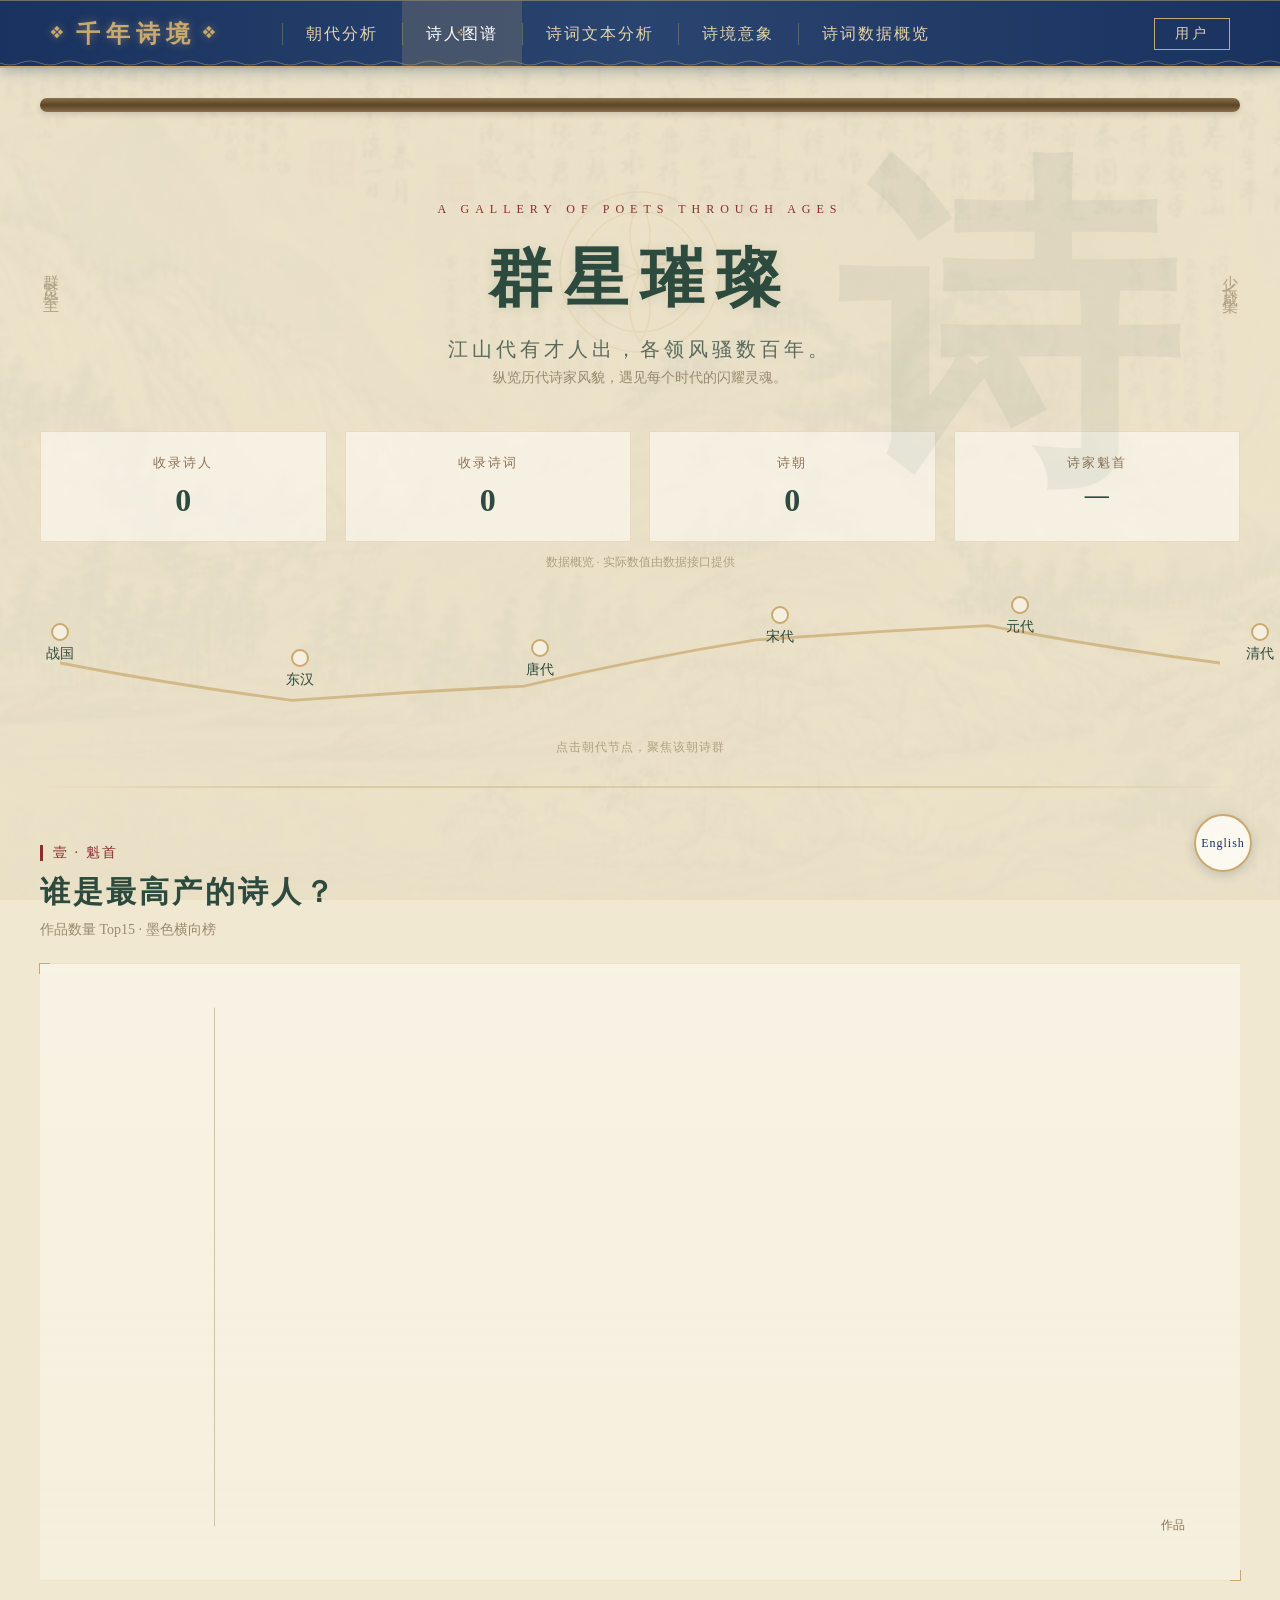
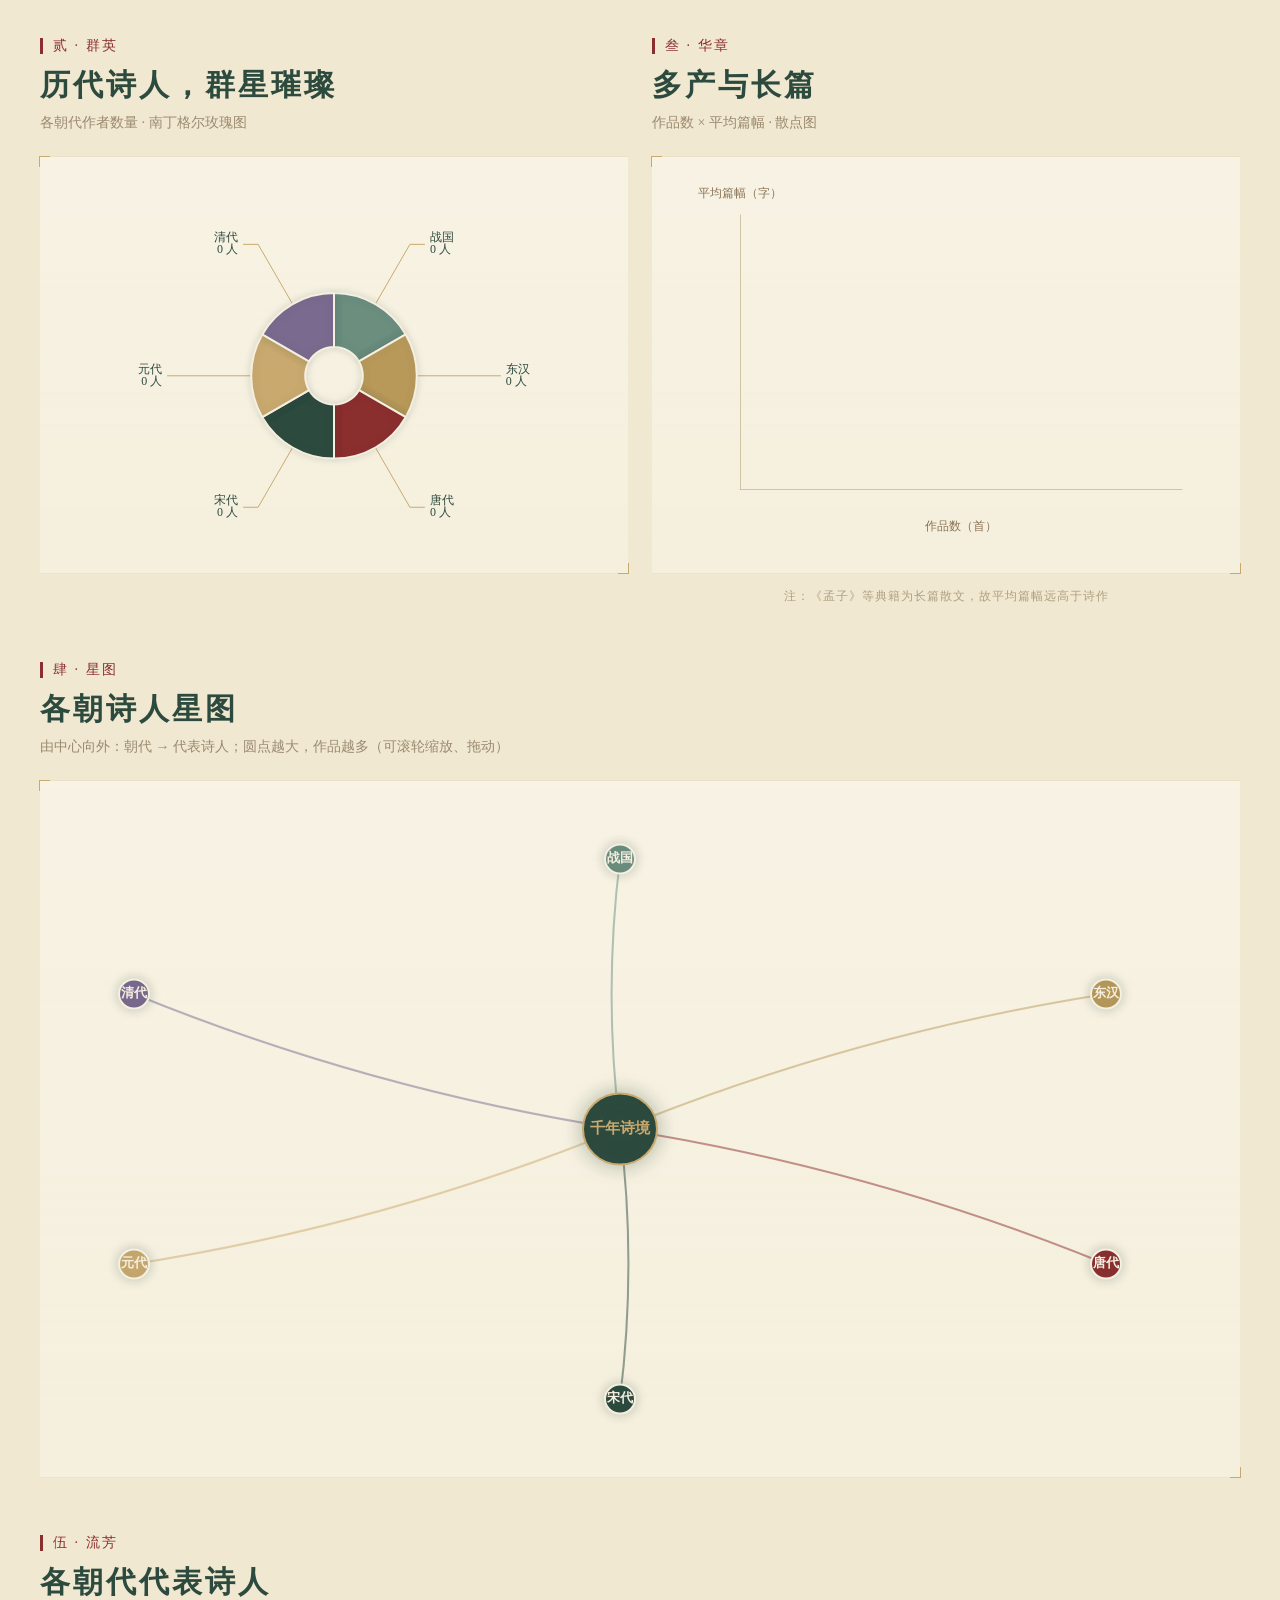
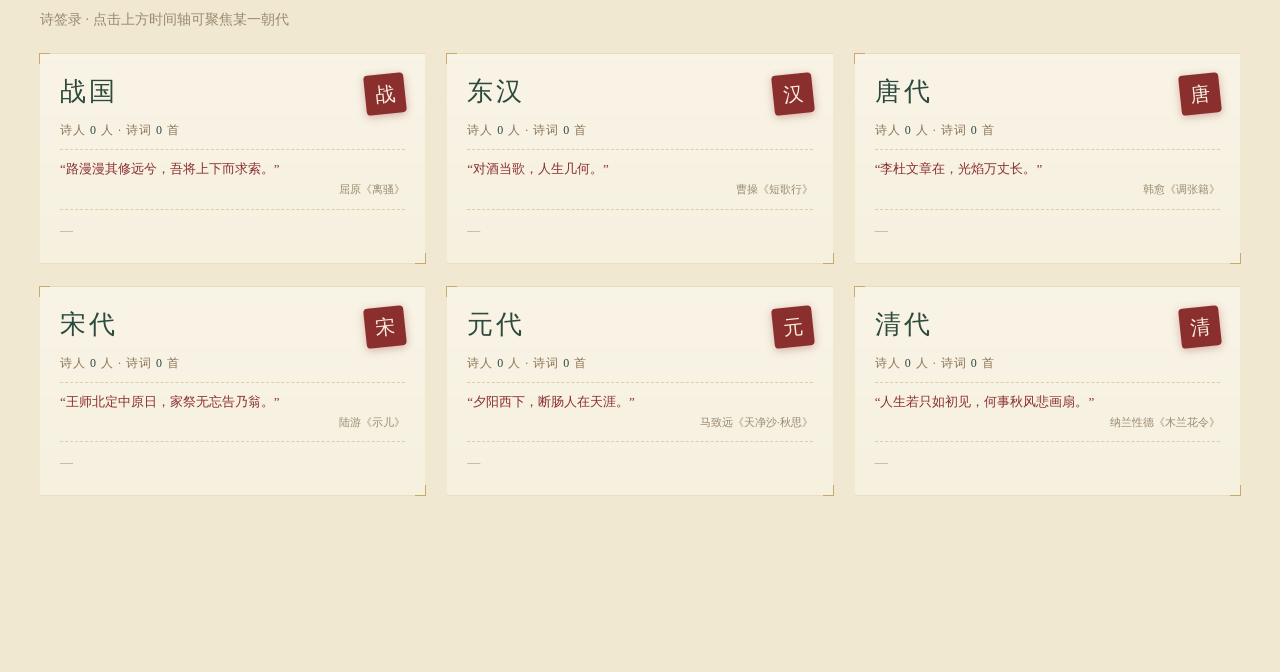
<file: frontend/poet.html>
﻿<!DOCTYPE html>
<html lang="zh-CN">
<head>
    <meta charset="UTF-8">
    <title>千年诗境 · 诗人图谱</title>
    <script src="js/echarts.min.js?v=32"></script>
    <link rel="stylesheet" href="css/style.css">
    <style>
        /* ==== 长卷基底（与朝代分析页统一） ==== */
        body { background: #f0e8d0; }
        .scroll-wrap { position:relative; max-width: 1400px; margin: 0 auto; padding: 0 40px 120px; }
        /* 淡墨山水背景层 */
        .ink-bg { position: fixed; inset: 0; z-index: -1; opacity:.5; pointer-events:none;
            background:
                radial-gradient(ellipse 80% 50% at 20% 10%, rgba(45,74,62,.08), transparent 60%),
                radial-gradient(ellipse 60% 40% at 85% 30%, rgba(139,46,46,.06), transparent 60%),
                radial-gradient(ellipse 70% 50% at 50% 90%, rgba(201,169,110,.10), transparent 60%),
                linear-gradient(#f0e8d0, #ece2c8);
        }
        /* 卷轴上下轴 */
        .rod { height: 14px; background: linear-gradient(#8b6f47,#5a4526,#8b6f47); border-radius:7px; margin: 30px 0; box-shadow: 0 2px 6px rgba(0,0,0,.15); }
        /* ==== Hero ==== */
        .hero { text-align:center; padding: 60px 0 30px; position:relative; }
        .hero .eyebrow { font-size:12px; letter-spacing:6px; color:#8B2E2E; text-transform:uppercase; margin-bottom:18px; }
        .hero h1 { font-family:"STKaiti","SimSun",serif; font-size:64px; color:#2D4A3E; margin:0 0 14px; letter-spacing:12px; text-shadow: 0 2px 12px rgba(45,74,62,.12); }
        .hero .sub { font-size:20px; color:#5a6b5e; font-family:"STKaiti",serif; margin-bottom:6px; }
        .hero .sub2 { font-size:14px; color:#9a8a70; }
        /* 竖排诗签装饰 */
        .ver { position:absolute; writing-mode: vertical-rl; font-family:"STKaiti",serif; font-size:16px; color:#8a7a5a; letter-spacing:8px; opacity:.6; }
        .ver.l { left:0; top:120px; }
        .ver.r { right:0; top:120px; }
        /* KPI */
        .kpi-row { display:grid; grid-template-columns:repeat(4,1fr); gap:18px; margin:44px 0 10px; }
        .kpi-card { background: rgba(255,253,247,.55); border:1px solid rgba(201,169,110,.3); border-radius:2px; padding:22px 16px; text-align:center; backdrop-filter: blur(2px); }
        .kpi-card .k-label { font-size:13px; color:#8b7355; letter-spacing:2px; margin-bottom:10px; }
        .kpi-card .k-num { font-size:32px; color:#2D4A3E; font-weight:bold; font-family:"STKaiti",serif; line-height:1.15; }
        .kpi-card .k-num small { font-size:14px; color:#8b7355; font-weight:normal; }
        .kpi-note { font-size:12px; color:#b0a080; text-align:center; margin:12px 0 22px; }
        /* ==== 章节：淡墨晕染 ==== */
        .section { margin: 56px 0; opacity:0; transform: translateY(30px); transition: opacity .9s ease, transform .9s ease; }
        .section.in { opacity:1; transform: translateY(0); }
        .sec-tag { display:inline-flex; align-items:center; gap:10px; font-size:14px; color:#8B2E2E; letter-spacing:2px; margin-bottom:10px; }
        .sec-tag::before { content:''; width:3px; height:16px; background:#8B2E2E; }
        .sec-title { font-family:"STKaiti","SimSun",serif; font-size:30px; color:#2D4A3E; margin:0 0 8px; letter-spacing:3px; }
        .sec-desc { font-size:14px; color:#9a8a70; margin-bottom:24px; }
        .sec-ink { background: linear-gradient(180deg, rgba(255,253,247,.5), rgba(255,253,247,.35)); border:none; border-top:1px solid rgba(201,169,110,.2); border-bottom:1px solid rgba(201,169,110,.2); padding:28px 24px; position:relative; }
        .sec-ink::before, .sec-ink::after { content:''; position:absolute; width:10px; height:10px; border:1px solid #C9A96E; }
        .sec-ink::before { top:-1px; left:-1px; border-right:none; border-bottom:none; }
        .sec-ink::after { bottom:-1px; right:-1px; border-left:none; border-top:none; }
        .two-col { display:grid; grid-template-columns:1fr 1fr; gap:24px; }
        .chart-box { width:100%; height:360px; }
        .chart-box.tall { height:560px; }
        .chart-box.map { height:640px; }
        /* 毛笔分隔 */
        .brush { height:2px; background: linear-gradient(90deg, transparent, #C9A96E 20%, #C9A96E 80%, transparent); margin:0; opacity:.4; }
        /* 立轴展开动画 */
        .scroll-stage { overflow: hidden; position: relative; }
        .scroll-wrap { clip-path: inset(0 0 100% 0); animation: unroll 7.5s cubic-bezier(.3,.6,.2,1) .5s forwards; }
        @keyframes unroll { to { clip-path: inset(0 0 0 0); } }
        .rod.top { animation: rodTopIn .5s ease .3s backwards; }
        @keyframes rodTopIn { from { opacity:0; } to { opacity:1; } }
        .rod.bottom { position: absolute; left:0; right:0; z-index:5; height:14px;
            background: linear-gradient(#8b6f47,#5a4526,#8b6f47); border-radius:7px;
            box-shadow: 0 4px 12px rgba(0,0,0,.3);
            animation: rollerDown 7.5s cubic-bezier(.3,.6,.2,1) .5s forwards; }
        .rod.bottom::before, .rod.bottom::after { content:''; position:absolute; top:50%; transform:translateY(-50%);
            width:10px; height:22px; background:#3e2a14; border-radius:3px; }
        .rod.bottom::before { left:-4px; } .rod.bottom::after { right:-4px; }
        @keyframes rollerDown { 0%{ top:0; } 100%{ top: calc(100% - 14px); } }
        /* 弯曲时间轴 */
        .dyn-bar { position:relative; height:140px; margin:20px 20px 0; }
        .dyn-path { position:absolute; inset:0; width:100%; height:100%; }
        .dyn-node { position:absolute; transform:translate(-50%,-50%); display:flex; flex-direction:column; align-items:center; gap:4px; cursor:pointer; z-index:2; }
        .dyn-dot { width:18px; height:18px; border-radius:50%; background:#F5EFE0; border:2px solid #C9A96E; transition:all .3s; }
        .dyn-node:hover .dyn-dot { border-color:#8B2E2E; transform:scale(1.25); }
        .dyn-node.active .dyn-dot { background:#8B2E2E; border-color:#8B2E2E; box-shadow:0 0 0 5px rgba(139,46,46,.2); transform:scale(1.35); }
        .dyn-name { font-family:STKaiti,serif; font-size:14px; color:#2D4A3E; white-space:nowrap; }
        .dyn-node.active .dyn-name { color:#8B2E2E; font-weight:bold; }
        .timeline-hint { font-size:12px; color:#b0a080; margin-top:6px; letter-spacing:1px; }
        /* 悬停墨笺 */
        .dyn-pop{position:fixed;z-index:99;background:#F5EFE0;border:1px solid #C9A96E;box-shadow:0 6px 24px rgba(45,74,62,.25);
          padding:10px 14px;font-family:STKaiti,serif;font-size:13px;color:#2D4A3E;display:none;pointer-events:none;
          border-radius:4px;min-width:150px;}
        .dyn-pop b{color:#8B2E2E;}
        .dyn-pop::before{content:"";position:absolute;top:-6px;left:20px;width:10px;height:10px;background:#F5EFE0;
          border-left:1px solid #C9A96E;border-top:1px solid #C9A96E;transform:rotate(45deg);}
        .ripple{position:absolute;border-radius:50%;background:rgba(139,46,46,.35);transform:scale(0);animation:rip .8s ease-out forwards;pointer-events:none;}
        @keyframes rip{to{transform:scale(4);opacity:0;}}
        /* 巨幅背景字 */
        .big-char{position:fixed;right:8%;top:18%;font-family:STKaiti,serif;font-size:340px;font-weight:bold;
          color:#2D4A3E;opacity:0.06;pointer-events:none;z-index:1;transition:all 1.2s ease-out;line-height:1;
          text-shadow:0 0 60px rgba(45,74,62,.2);}
        /* 飞升诗句 */
        #flyLayer{position:fixed;inset:0;pointer-events:none;z-index:1;overflow:hidden;}
        .fly-poem{position:fixed;font-family:STKaiti,serif;color:#2D4A3E;opacity:0;pointer-events:none;z-index:2;
          font-size:16px;letter-spacing:3px;transition:opacity 2s;writing-mode:vertical-rl;}
        /* ==== 朝代诗签卡片 ==== */
        .poet-grid { display:grid; grid-template-columns:repeat(3,1fr); gap:22px; }
        .poet-card { background: linear-gradient(180deg, rgba(255,253,247,.55), rgba(255,253,247,.38));
            border-top:1px solid rgba(201,169,110,.3); border-bottom:1px solid rgba(201,169,110,.3);
            padding:20px 20px 18px; position:relative; transition: all .5s ease; }
        .poet-card::before, .poet-card::after { content:''; position:absolute; width:10px; height:10px; border:1px solid #C9A96E; }
        .poet-card::before { top:-1px; left:-1px; border-right:none; border-bottom:none; }
        .poet-card::after { bottom:-1px; right:-1px; border-left:none; border-top:none; }
        .poet-card.active { background: rgba(255,253,247,.85); box-shadow: 0 6px 26px rgba(45,74,62,.18); transform: translateY(-4px); }
        .poet-card.dim { opacity:.32; transform: scale(.985); }
        .pc-head { display:flex; align-items:flex-start; justify-content:space-between; margin-bottom:8px; }
        .pc-title { font-family:STKaiti,serif; font-size:26px; color:#2D4A3E; letter-spacing:3px; }
        .pc-seal { width:40px; height:40px; background:#8B2E2E; color:#F5EFE0; font-family:STKaiti,serif;
            font-size:20px; line-height:40px; text-align:center; border-radius:4px; transform:rotate(-6deg);
            box-shadow:0 2px 8px rgba(139,46,46,.35); flex:none; }
        .pc-meta { font-size:12px; color:#8b7355; letter-spacing:1px; margin-bottom:10px; }
        .pc-meta b { color:#2D4A3E; font-weight:normal; }
        .pc-quote { font-family:STKaiti,serif; font-size:13px; color:#8B2E2E; line-height:1.7; padding:8px 0 10px;
            border-top:1px dashed rgba(201,169,110,.5); border-bottom:1px dashed rgba(201,169,110,.5); margin-bottom:12px; }
        .pc-quote span { display:block; text-align:right; font-size:11px; color:#9a8a70; }
        .pl-row { display:flex; align-items:center; gap:8px; margin-bottom:7px; font-size:13px; }
        .pl-rank { width:20px; font-family:STKaiti,serif; color:#b0a080; font-size:13px; flex:none; text-align:center; }
        .pl-row:first-of-type .pl-rank { color:#8B2E2E; font-weight:bold; }
        .pl-name { flex:0 0 86px; font-family:STKaiti,serif; color:#2D4A3E; white-space:nowrap; overflow:hidden; text-overflow:ellipsis; }
        .pl-track { flex:1; height:8px; background:rgba(201,169,110,.18); border-radius:4px; overflow:hidden; }
        .pl-fill { height:100%; border-radius:4px; transition:width 1.2s ease; }
        .pl-val { flex:0 0 52px; text-align:right; color:#8B6F3A; font-size:12px; }
        .note-line { font-size:12px; color:#b0a080; margin-top:14px; text-align:center; letter-spacing:1px; }
        @media (max-width:1000px){ .two-col{grid-template-columns:1fr} .poet-grid{grid-template-columns:1fr 1fr} }
        @media (max-width:760px){ .kpi-row{grid-template-columns:1fr 1fr} .poet-grid{grid-template-columns:1fr} .hero h1{font-size:42px;letter-spacing:6px} .ver{display:none} }
    </style>
</head>
<body data-page="poet">
    <svg width="0" height="0" style="position:absolute"><defs><filter id="sealRough"><feTurbulence type="fractalNoise" baseFrequency="0.9" numOctaves="2" result="n"/><feDisplacementMap in="SourceGraphic" in2="n" scale="3"/></filter></defs></svg>
    <!-- 富春山居图 淡墨背景 -->
    <div class="ink-bg" style="background:
        linear-gradient(rgba(240,232,208,.82), rgba(236,226,200,.88)),
        url('img/landscape.jpg') center/cover no-repeat fixed;"></div>

    <nav class="nav">
        <a href="index.html" class="logo" data-i18n="logo">千年诗境</a>
        <a href="dynasty.html" data-page="dynasty" data-i18n="nav.dynasty">朝代分析</a>
        <a href="poet.html" data-page="poet" data-i18n="nav.poet">诗人图谱</a>
        <a href="text.html" data-page="text" data-i18n="nav.text">诗词文本分析</a>
        <a href="imagery.html" data-page="imagery" data-i18n="nav.imagery">诗境意象</a>
        <a href="overview.html" data-page="overview" data-i18n="nav.overview">诗词数据概览</a>
    </nav>

    <div class="scroll-stage"><div class="scroll-wrap">
        <div class="rod top"></div>
        <!-- Hero -->
        <div class="hero">
            <div class="ver l" data-i18n="pt.verL">群贤毕至</div>
            <div class="ver r" data-i18n="pt.verR">少长咸集</div>
            <div class="eyebrow" data-i18n="pt.eyebrow">A Gallery of Poets Through Ages</div>
            <h1 data-i18n="pt.heroTitle">群星璀璨</h1>
            <p class="sub" data-i18n="pt.heroSub">江山代有才人出，各领风骚数百年。</p>
            <p class="sub2" data-i18n="pt.heroSub2">纵览历代诗家风貌，遇见每个时代的闪耀灵魂。</p>
            <div class="kpi-row">
                <div class="kpi-card"><div class="k-label" data-i18n="pt.kPoets">收录诗人</div><div class="k-num" id="kPoets">—</div></div>
                <div class="kpi-card"><div class="k-label" data-i18n="pt.kWorks">收录诗词</div><div class="k-num" id="kWorks">—</div></div>
                <div class="kpi-card"><div class="k-label" data-i18n="pt.kDyn">诗朝</div><div class="k-num" id="kDyn">—</div></div>
                <div class="kpi-card"><div class="k-label" data-i18n="pt.kChampion">诗家魁首</div><div class="k-num" id="kChampion" style="font-size:24px;">—</div></div>
            </div>
            <p class="kpi-note" data-i18n="pt.kNote">数据概览 · 实际数值由数据接口提供</p>
            <div class="dyn-bar" id="dynBar"></div>
            <div class="timeline-hint" data-i18n="pt.timelineHint">点击朝代节点，聚焦该朝诗群</div>
        </div>
        <div class="brush"></div>

        <!-- 壹·魁首 -->
        <div class="section">
            <div class="sec-tag" data-i18n="pt.s1Tag">壹 · 魁首</div>
            <h2 class="sec-title" data-i18n="pt.s1Title">谁是最高产的诗人？</h2>
            <p class="sec-desc" data-i18n="pt.s1Desc">作品数量 Top15 · 墨色横向榜</p>
            <div class="sec-ink"><div id="c1" class="chart-box tall"></div></div>
        </div>

        <!-- 贰·群英 + 叁·华章 -->
        <div class="section">
            <div class="two-col">
                <div>
                    <div class="sec-tag" data-i18n="pt.s2Tag">贰 · 群英</div>
                    <h2 class="sec-title" data-i18n="pt.s2Title">历代诗人，群星璀璨</h2>
                    <p class="sec-desc" data-i18n="pt.s2Desc">各朝代作者数量 · 南丁格尔玫瑰图</p>
                    <div class="sec-ink"><div id="c2" class="chart-box"></div></div>
                </div>
                <div>
                    <div class="sec-tag" data-i18n="pt.s3Tag">叁 · 华章</div>
                    <h2 class="sec-title" data-i18n="pt.s3Title">多产与长篇</h2>
                    <p class="sec-desc" data-i18n="pt.s3Desc">作品数 × 平均篇幅 · 散点图</p>
                    <div class="sec-ink"><div id="c3" class="chart-box"></div></div>
                    <p class="note-line" data-i18n="pt.noteScatter">注：《孟子》等典籍为长篇散文，故平均篇幅远高于诗作</p>
                </div>
            </div>
        </div>

        <!-- 肆·星图 -->
        <div class="section">
            <div class="sec-tag" data-i18n="pt.s4Tag">肆 · 星图</div>
            <h2 class="sec-title" data-i18n="pt.s4Title">各朝诗人星图</h2>
            <p class="sec-desc" data-i18n="pt.s4Desc">由中心向外：朝代 → 代表诗人；圆点越大，作品越多（可滚轮缩放、拖动）</p>
            <div class="sec-ink"><div id="c4" class="chart-box map"></div></div>
        </div>

        <!-- 伍·流芳 -->
        <div class="section">
            <div class="sec-tag" data-i18n="pt.s5Tag">伍 · 流芳</div>
            <h2 class="sec-title" data-i18n="pt.s5Title">各朝代代表诗人</h2>
            <p class="sec-desc" data-i18n="pt.s5Desc">诗签录 · 点击上方时间轴可聚焦某一朝代</p>
            <div class="poet-grid" id="poetGrid"></div>
        </div>

        <div class="rod bottom"></div>
    </div>
    </div>

    <script src="js/common.js?v=17"></script>
<script>
/* ================= 数据与常量 ================= */
const charts = ['c1','c2','c3','c4'].map(id => echarts.init(document.getElementById(id)));
let DATA = null, selected = null;
const C = { ink:'#2D4A3E', cinnabar:'#8B2E2E', gold:'#C9A96E', stone:'#8FA38A', paper:'#F5EFE0' };
const ORDER = ['战国','东汉','唐代','宋代','元代','清代'];
const DYN_COLOR = { '战国':'#6b8e7f', '东汉':'#b8995a', '唐代':'#8B2E2E', '宋代':'#2D4A3E', '元代':'#C9A96E', '清代':'#7a6a8f' };
const SEAL_CHAR = { '战国':'战', '东汉':'汉', '唐代':'唐', '宋代':'宋', '元代':'元', '清代':'清' };
/* 各朝代名句（本页展示用） */
const QUOTES = {
  zh: {
    '战国':['路漫漫其修远兮，吾将上下而求索。','屈原《离骚》'],
    '东汉':['对酒当歌，人生几何。','曹操《短歌行》'],
    '唐代':['李杜文章在，光焰万丈长。','韩愈《调张籍》'],
    '宋代':['王师北定中原日，家祭无忘告乃翁。','陆游《示儿》'],
    '元代':['夕阳西下，断肠人在天涯。','马致远《天净沙·秋思》'],
    '清代':['人生若只如初见，何事秋风悲画扇。','纳兰性德《木兰花令》']
  },
  en: {
    '战国':['Long, long is the road; I shall seek high and low.','Qu Yuan, Li Sao'],
    '东汉':['With wine, let us sing — how brief is life!','Cao Cao, Short Song'],
    '唐代':['The writings of Li and Du blaze, radiant ten thousand feet.','Han Yu'],
    '宋代':['When the royal army reclaims the north, forget not to tell me.','Lu You, To My Son'],
    '元代':['The sun sinks west; the heartbroken roams the edge of the sky.','Ma Zhiyuan, Tianjingsha'],
    '清代':['If only life stayed like the very first meeting.','Nalan Xingde']
  }
};
const shortName = n => (n||'').replace(/《[^》]*》/g,'').trim();
const L = () => window.__lang || 'zh';
const isEn = () => L() === 'en';
const clamp = (v,a,b) => Math.max(a, Math.min(b, v));
let poetDyn = {};

function axisStyle(){ return {
    axisLine:{ lineStyle:{ color:'#d0c4a4' } },
    axisLabel:{ color:'#6a6a5a', fontSize:12 },
    splitLine:{ lineStyle:{ color:'#e8dfc5', type:'dashed' } }
};}

/* ================= KPI ================= */
function renderKPI(){
    const dc = DATA.dynCnt||[], dp = DATA.dynPoem||[], wt = DATA.workTop||[];
    const poets = dc.reduce((s,x)=>s+x.value,0), works = dp.reduce((s,x)=>s+x.value,0);
    document.getElementById('kPoets').textContent = poets.toLocaleString() + (isEn()?'':' ');
    document.getElementById('kWorks').textContent = works.toLocaleString();
    document.getElementById('kDyn').textContent = dc.length;
    const champ = wt[0];
    document.getElementById('kChampion').innerHTML = champ
        ? `${trName(shortName(champ.author))}<br><small>${champ.count.toLocaleString()} ${t('pt.pieces')}</small>` : '—';
}

/* ================= 壹 · 作品数 TopN ================= */
function renderBar(){
    const top = (DATA.workTop||[]).slice(0,15);
    const names = top.map((x,i)=> String(i+1).padStart(2,'0') + '  ' + trName(shortName(x.author)));
    charts[0].setOption({
        animationDuration:1200, animationEasing:'cubicOut',
        tooltip:{ trigger:'axis', axisPointer:{ type:'shadow' },
            formatter: ps => {
                const p = ps[0]; const a = top[p.dataIndex];
                const d = poetDyn[shortName(a.author)];
                return `<b style="color:#2D4A3E;font-size:14px">${trName(shortName(a.author))}</b>` +
                       (d ? `<div style="font-size:12px;color:#6a6a5a">${trDyn(d)}</div>` : '') +
                       `<div style="font-size:12px;color:#6a6a5a">${t('pt.works')}：<b style="color:#2D4A3E">${a.count.toLocaleString()}</b> ${t('pt.pieces')}</div>`;
            }},
        grid:{ left:150, right:70, top:16, bottom:26 },
        xAxis: Object.assign({ type:'value', name:t('pt.works'), nameTextStyle:{color:'#8b7355'} }, axisStyle()),
        yAxis: Object.assign({ type:'category', inverse:true, data:names,
            axisLabel:{ color:'#2D4A3E', fontSize:13, fontFamily:'STKaiti,serif' },
            axisTick:{show:false} }, axisStyle(), { splitLine:{show:false} }),
        series:[{
            type:'bar', barWidth:15,
            data: top.map((x,i)=>{
                const d = poetDyn[shortName(x.author)];
                const dim = selected && d !== selected;
                return { value:x.count,
                    itemStyle:{
                        color: i===0 ? C.cinnabar : new echarts.graphic.LinearGradient(0,0,1,0,[{offset:0,color:'#8FA38A'},{offset:1,color:C.ink}]),
                        borderRadius:[0,3,3,0], opacity: dim?0.22:1 } };
            }),
            label:{ show:true, position:'right', color:'#8B6F3A', fontWeight:'bold',
                formatter: p => p.value.toLocaleString() }
        }]
    }, true);
}

/* ================= 贰 · 各朝代作者玫瑰图 ================= */
function renderRose(){
    const dc = DATA.dynCnt||[];
    const total = dc.reduce((s,x)=>s+x.value,0);
    const get = d => { const f = dc.find(x=>x.dynasty===d); return f?f.value:0; };
    charts[1].setOption({
        animationDuration:1200,
        tooltip:{ trigger:'item',
            formatter: p => {
                const d = ORDER.find(x=>trDyn(x)===p.name);
                const list = (DATA.dynAuth&&DATA.dynAuth[d])||[];
                const q = QUOTES[L()][d];
                const rep = list[0] ? `<div style="font-size:12px;color:#6a6a5a">${t('pt.repPoets')}：<b style="color:#2D4A3E">${trName(shortName(list[0].author))}</b></div>` : '';
                const quote = q ? `<div style="margin-top:6px;padding-top:6px;border-top:1px dashed #C9A96E;color:#8B2E2E;font-family:STKaiti,serif;font-size:12px">“${q[0]}”<br/><span style="font-size:10px;color:#9a8a70">${q[1]}</span></div>` : '';
                return `<b style="color:#2D4A3E;font-size:14px">${p.name}</b>
                  <div style="font-size:12px;color:#6a6a5a">${t('pt.poets')}：<b style="color:#2D4A3E">${p.value.toLocaleString()}</b> ${t('pt.poetsUnit')} · ${t('pt.share')} ${p.percent}%</div>${rep}${quote}`;
            }},
        legend:{ show:false },
        series:[{
            type:'pie', roseType:'area', radius:['16%','76%'], center:['50%','53%'],
            itemStyle:{ borderColor:C.paper, borderWidth:2, shadowBlur:8, shadowColor:'rgba(45,74,62,.15)' },
            label:{ color:'#2D4A3E', fontFamily:'STKaiti,serif', fontSize:12,
                formatter: p => `${p.name}\n${p.value}${isEn()?'':' ' + t('pt.poetsUnit')}` },
            labelLine:{ lineStyle:{ color:'#C9A96E' } },
            data: ORDER.map(d => ({
                name: trDyn(d), value: get(d),
                itemStyle:{ color: DYN_COLOR[d], opacity: selected ? (selected===d?1:0.18) : 1 }
            }))
        }]
    }, true);
    charts[1].off('click');
    charts[1].on('click', p => { const d = ORDER.find(x=>trDyn(x)===p.name); if(d) toggleSelect(d); });
}

/* ================= 叁 · 作品数 × 平均篇幅 散点 ================= */
function renderScatter(){
    /* 《孟子》等长篇散文典籍（avgLen 异常高）不参与诗作篇幅比较，图下注已说明 */
    const rows = (DATA.avgTop||[]).filter(x => x.avgLen <= 500);
    charts[2].setOption({
        animationDuration:1200,
        tooltip:{ trigger:'item',
            formatter: p => {
                const r = rows[p.dataIndex];
                return `<b style="color:#2D4A3E;font-size:14px">${trName(shortName(r.author))}</b>
                  <div style="font-size:12px;color:#6a6a5a">${t('pt.works')}：<b style="color:#2D4A3E">${r.count}</b> ${t('pt.pieces')}</div>
                  <div style="font-size:12px;color:#6a6a5a">${t('pt.avgLen')}：<b style="color:#2D4A3E">${r.avgLen}</b> ${t('pt.charsUnit')}</div>`;
            }},
        grid:{ left:64, right:34, top:30, bottom:56 },
        xAxis: Object.assign({ type:'log', name:t('pt.axisWorks'), nameLocation:'middle', nameGap:32,
            nameTextStyle:{color:'#8b7355'}, min:3 }, axisStyle()),
        yAxis: Object.assign({ type:'value', name:t('pt.axisAvg'), nameTextStyle:{color:'#8b7355'} }, axisStyle()),
        series:[{
            type:'scatter',
            data: rows.map(x => [x.count, x.avgLen]),
            symbolSize: (v)=> clamp(8 + Math.sqrt(v[0])*1.5, 10, 40),
            itemStyle:{
                color: p => rows[p.dataIndex].avgLen > 180 ? C.cinnabar : C.stone,
                opacity:.82, borderColor:C.paper, borderWidth:1.5,
                shadowBlur:6, shadowColor:'rgba(45,74,62,.2)' },
            label:{ show:true, position:'top', color:'#2D4A3E', fontSize:10,
                fontFamily:'STKaiti,serif', formatter: p => trName(shortName(rows[p.dataIndex].author)) },
            markLine:{ silent:true, symbol:'none', lineStyle:{color:'#C9A96E',type:'dashed',opacity:.6},
                label:{color:'#8b7355',fontSize:11,formatter:t('pt.avgLen')},
                data:[{ yAxis: 100 }] }
        }]
    }, true);
}

/* ================= 肆 · 放射星图 ================= */
function renderGraph(){
    const nodes = [], links = [];
    const dim = d => selected && selected !== d;
    const YK = 0.5;          /* 纵向坐标压缩，抵消宽屏视口拉伸，保证圆点为正圆 */
    const R_DYN = 150, R_POET = 300;
    /* 中心 */
    nodes.push({ id:'center', name:t('logo'), x:0, y:0, symbolSize:74,
        itemStyle:{ color:C.ink, borderColor:C.gold, borderWidth:2, shadowBlur:20, shadowColor:'rgba(45,74,62,.35)' },
        label:{ show:true, color:C.gold, fontSize:15, fontFamily:'STKaiti,serif', fontWeight:'bold' },
        tooltip:{ show:false } });
    ORDER.forEach((d,i)=>{
        const ang = (i*60 - 90) * Math.PI/180;
        const x1 = R_DYN*Math.cos(ang), y1 = R_DYN*YK*Math.sin(ang);
        const cnt = (DATA.dynCnt||[]).find(x=>x.dynasty===d);
        const authors = cnt?cnt.value:0;
        const poems = (DATA.dynPoem||[]).find(x=>x.dynasty===d);
        const list = DATA.dynAuth[d] || [];
        nodes.push({ id:'d_'+d, name:trDyn(d), x:x1, y:y1, category:d,
            symbolSize: clamp(26 + Math.sqrt(authors)*2.2, 30, 64),
            itemStyle:{ color:DYN_COLOR[d], opacity:dim(d)?0.15:1, borderColor:C.paper, borderWidth:2,
                shadowBlur:12, shadowColor:'rgba(45,74,62,.25)' },
            label:{ show:true, color:C.paper, fontSize:13, fontFamily:'STKaiti,serif', fontWeight:'bold' },
            _kind:'dyn', _d:d, _authors:authors, _poems:poems?poems.value:0, _rep:list[0]||null });
        links.push({ source:'center', target:'d_'+d,
            lineStyle:{ color:DYN_COLOR[d], width:2, opacity:dim(d)?0.08:0.5, curveness:0.06 } });
        const poets = list.slice(0,5), n = poets.length;
        poets.forEach((p,j)=>{
            const spread = n===1 ? 0 : (j/(n-1) - 0.5) * (Math.PI/180*46);
            const pa = ang + spread;
            const x = R_POET*Math.cos(pa), y = R_POET*YK*Math.sin(pa);
            const pos = Math.abs(Math.cos(pa)) > Math.abs(Math.sin(pa)*YK) ? (Math.cos(pa)>0?'right':'left') : (Math.sin(pa)>0?'bottom':'top');
            const id = 'p_'+d+'_'+j;
            nodes.push({ id:id, name:trName(shortName(p.author)), x:x, y:y, category:d,
                symbolSize: clamp(10 + Math.sqrt(p.count)*1.1, 14, 44),
                itemStyle:{ color:DYN_COLOR[d], opacity:dim(d)?0.1:0.9, borderColor:C.paper, borderWidth:1.5 },
                label:{ show:true, position:pos, distance:6, color:'#2D4A3E', fontSize:11, fontFamily:'STKaiti,serif' },
                _kind:'poet', _d:d, _p:p });
            links.push({ source:'d_'+d, target:id,
                lineStyle:{ color:DYN_COLOR[d], width:1, type:'dashed', opacity:dim(d)?0.05:0.3, curveness:0.05 } });
        });
    });
    charts[3].setOption({
        animationDuration:1400,
        tooltip:{ trigger:'item',
            formatter: p => {
                const d = p.data._d;
                if(p.data._kind==='dyn'){
                    const q = QUOTES[L()][d];
                    const rep = p.data._rep ? `<div style="font-size:12px;color:#6a6a5a">${t('pt.repPoets')}：<b style="color:#2D4A3E">${trName(shortName(p.data._rep.author))}（${p.data._rep.count}）</b></div>` : '';
                    const quote = q ? `<div style="margin-top:6px;padding-top:6px;border-top:1px dashed #C9A96E;color:#8B2E2E;font-family:STKaiti,serif;font-size:12px">“${q[0]}”<br/><span style="font-size:10px;color:#9a8a70">${q[1]}</span></div>` : '';
                    return `<b style="color:#2D4A3E;font-size:14px">${trDyn(d)}</b>
                      <div style="font-size:12px;color:#6a6a5a">${t('pt.poets')}：<b style="color:#2D4A3E">${p.data._authors.toLocaleString()}</b> ${t('pt.poetsUnit')}　${t('pt.poems')}：<b style="color:#2D4A3E">${p.data._poems.toLocaleString()}</b></div>${rep}${quote}`;
                }
                if(p.data._kind==='poet'){
                    const r = p.data._p;
                    return `<b style="color:#2D4A3E;font-size:14px">${trName(shortName(r.author))}</b>
                      <div style="font-size:12px;color:#6a6a5a">${trDyn(d)}</div>
                      <div style="font-size:12px;color:#6a6a5a">${t('pt.works')}：<b style="color:#2D4A3E">${r.count.toLocaleString()}</b> ${t('pt.pieces')}</div>`;
                }
                return p.name;
            }},
        series:[{
            type:'graph', layout:'none', roam:true,
            left:70, right:110, top:50, bottom:50,
            edgeSymbol:['none','none'],
            emphasis:{ focus:'self', lineStyle:{ opacity:.8 }, label:{ fontWeight:'bold' } },
            data:nodes, links:links
        }]
    }, true);
    charts[3].off('click');
    charts[3].on('click', p => { if(p.data && p.data._d) toggleSelect(p.data._d); });
}

/* ================= 伍 · 朝代诗签卡片 ================= */
function renderCards(){
    const grid = document.getElementById('poetGrid');
    const get = (arr,d) => { const f = (arr||[]).find(x=>x.dynasty===d); return f?f.value:0; };
    grid.innerHTML = ORDER.map(d => {
        const list = DATA.dynAuth[d] || [];
        const authors = get(DATA.dynCnt,d), poems = get(DATA.dynPoem,d);
        const max = list.length ? list[0].count : 1;
        const q = QUOTES[L()][d];
        const rows = list.map((p,i)=>{
            const w = Math.round(p.count/max*100);
            return `<div class="pl-row">
                <div class="pl-rank">${i+1}</div>
                <div class="pl-name" title="${p.author}">${trName(shortName(p.author))}</div>
                <div class="pl-track"><div class="pl-fill" style="width:${w}%;background:${DYN_COLOR[d]}"></div></div>
                <div class="pl-val">${p.count.toLocaleString()}</div>
            </div>`;
        }).join('') || `<div class="pl-row" style="color:#b0a080">—</div>`;
        const cls = 'poet-card' + (selected ? (selected===d?' active':' dim') : '');
        return `<div class="${cls}" id="card_${d}">
            <div class="pc-head">
                <div class="pc-title">${trDyn(d)}</div>
                <div class="pc-seal">${SEAL_CHAR[d]}</div>
            </div>
            <div class="pc-meta">${t('pt.poets')} <b>${authors.toLocaleString()}</b> ${t('pt.poetsUnit')} · ${t('pt.poems')} <b>${poems.toLocaleString()}</b> ${t('pt.pieces')}</div>
            <div class="pc-quote">“${q[0]}”<span>${q[1]}</span></div>
            ${rows}
        </div>`;
    }).join('');
    grid.querySelectorAll('.poet-card').forEach(card => {
        card.onclick = () => {
            const d = card.id.replace('card_','');
            toggleSelect(d);
        };
    });
}

/* ================= 时间轴 ================= */
function buildDynBar(){
    const bar = document.getElementById('dynBar');
    const W=1200, H=100;
    const step = W/(ORDER.length-1);
    const yAt = i => 50 + Math.sin(i*Math.PI/2.5)*28;
    let pathD='M0,'+yAt(0);
    for(let i=1;i<ORDER.length;i++){
        const cx=(i-0.5)*step, cy=yAt(i-1)*0.4+yAt(i)*0.6;
        pathD+=` Q ${cx},${cy} ${i*step},${yAt(i)}`;
    }
    let nodes='';
    ORDER.forEach((d,i)=>{
        const x=i*step, y=yAt(i);
        const act = selected===d?' active':'';
        nodes+=`<div class="dyn-node${act}" data-dyn="${d}" style="left:${x}px; top:${y}px;">
            <div class="dyn-dot"></div><div class="dyn-name">${trDyn(d)}</div></div>`;
    });
    bar.innerHTML=`<svg class="dyn-path" viewBox="0 0 ${W} ${H}" preserveAspectRatio="none">
        <path d="${pathD}" fill="none" stroke="#C9A96E" stroke-width="2" opacity=".7"/></svg>${nodes}`;
    const pop = document.getElementById('dynPop');
    bar.querySelectorAll('.dyn-node').forEach(p=>{
        p.onclick=(e)=>{
            const r=document.createElement('span'); r.className='ripple';
            r.style.width='20px';r.style.height='20px';r.style.left=(e.offsetX-10)+'px';r.style.top=(e.offsetY-10)+'px';
            p.appendChild(r); setTimeout(()=>r.remove(),800);
            toggleSelect(p.dataset.dyn, true);
        };
        p.onmouseenter=()=>{
            const d=p.dataset.dyn;
            const ac=(DATA.dynCnt||[]).find(x=>x.dynasty===d), pc=(DATA.dynPoem||[]).find(x=>x.dynasty===d);
            const list=DATA.dynAuth[d]||[];
            pop.innerHTML=`<b>${trDyn(d)}</b><br/>${t('pt.poets')}：${ac?ac.value.toLocaleString():'-'} ${t('pt.poetsUnit')}<br/>${t('pt.poems')}：${pc?pc.value.toLocaleString():'-'} ${t('pt.pieces')}${list[0]?`<br/>${t('pt.repPoets')}：${trName(shortName(list[0].author))}`:''}`;
            pop.style.display='block';
            const rect=p.getBoundingClientRect();
            pop.style.left=(rect.left-40)+'px'; pop.style.top=(rect.top-96)+'px';
        };
        p.onmouseleave=()=>{ pop.style.display='none'; };
    });
}

function toggleSelect(d, fromBar){
    selected = (selected===d) ? null : d;
    renderAll();
    const bc = document.getElementById('bigChar');
    if(selected){ bc.textContent = SEAL_CHAR[selected]; bc.style.opacity='0.12'; }
    else { bc.textContent = '诗'; bc.style.opacity='0.06'; }
    if(selected && !fromBar){
        const card = document.getElementById('card_'+selected);
        if(card) card.scrollIntoView({behavior:'smooth', block:'center'});
    }
}

function renderAll(){
    if(!DATA) return;
    renderKPI(); buildDynBar(); renderBar(); renderRose(); renderScatter(); renderGraph(); renderCards();
}

/* ================= 飞升诗句 ================= */
function spawnFlyPoem(){
    const layer = document.getElementById('flyLayer');
    const sets = Object.values(QUOTES[L()]).map(q=>q[0]);
    const t = sets[Math.floor(Math.random()*sets.length)];
    const el = document.createElement('div');
    el.className='fly-poem'; el.textContent=t;
    el.style.left=(5+Math.random()*85)+'%';
    el.style.top='102vh';
    el.style.fontSize=(13+Math.random()*8)+'px';
    el.style.color=Math.random()>0.5?'#2D4A3E':'#8B2E2E';
    layer.appendChild(el);
    requestAnimationFrame(()=>{ el.style.opacity='0.35'; el.style.transition='top '+(15+Math.random()*8)+'s linear, opacity 4s'; el.style.top='-15vh'; });
    setTimeout(()=>el.remove(),24000);
}

/* ================= 启动 ================= */
async function boot(){
    const [workTop, avgTop, dynAuth, dynCnt, dynPoem] = await Promise.all([
        fetchAPI('/author/workTopN'),
        fetchAPI('/author/avgLenTopN'),
        fetchAPI('/author/dynastyTop'),
        fetchAPI('/dynasty/authorCount'),
        fetchAPI('/dynasty/poemCount')
    ]);
    DATA = { workTop:workTop||[], avgTop:avgTop||[], dynAuth:dynAuth||{}, dynCnt:dynCnt||[], dynPoem:dynPoem||[] };
    /* 诗人 → 朝代 映射（用于高亮） */
    poetDyn = {};
    Object.entries(DATA.dynAuth).forEach(([d,list])=>{
        (list||[]).forEach(p=>{ poetDyn[shortName(p.author)] = d; });
    });
    renderAll();
    setInterval(spawnFlyPoem, 4200);
}
document.addEventListener('DOMContentLoaded', boot);
window.addEventListener('langchange', ()=>{ if(DATA) renderAll(); });
window.addEventListener('resize', ()=>charts.forEach(c=>c.resize()));
window.addEventListener('scroll',()=>{
    const bg=document.querySelector('.ink-bg'); if(bg) bg.style.backgroundPositionY = (window.scrollY*0.3)+'px';
},{passive:true});
/* 章节徐徐展开 */
const io = new IntersectionObserver(es=>es.forEach(e=>{ if(e.isIntersecting) e.target.classList.add('in'); }),{threshold:.12});
document.querySelectorAll('.section').forEach(s=>io.observe(s));
</script>
<div class="dyn-pop" id="dynPop"></div>
<div class="big-char" id="bigChar">诗</div>
<div id="flyLayer"></div>
</body>
</html>
</file>
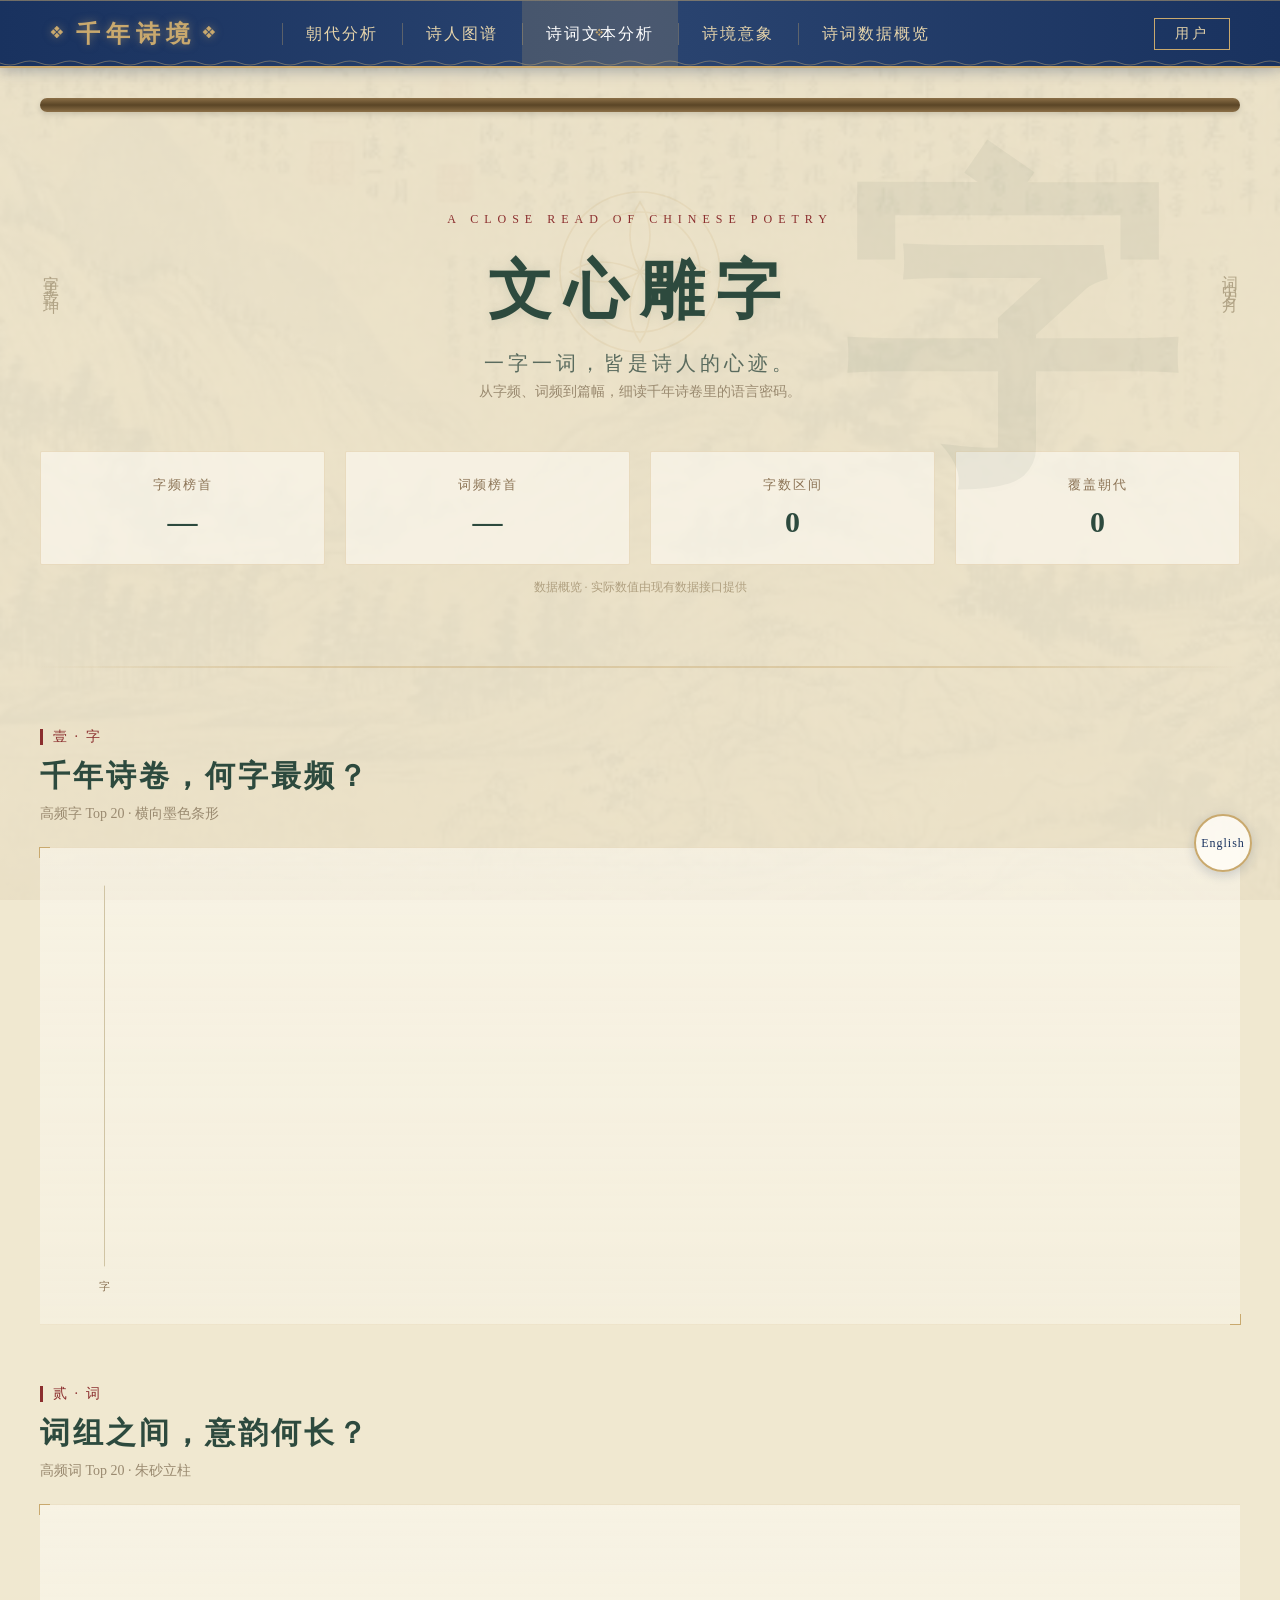
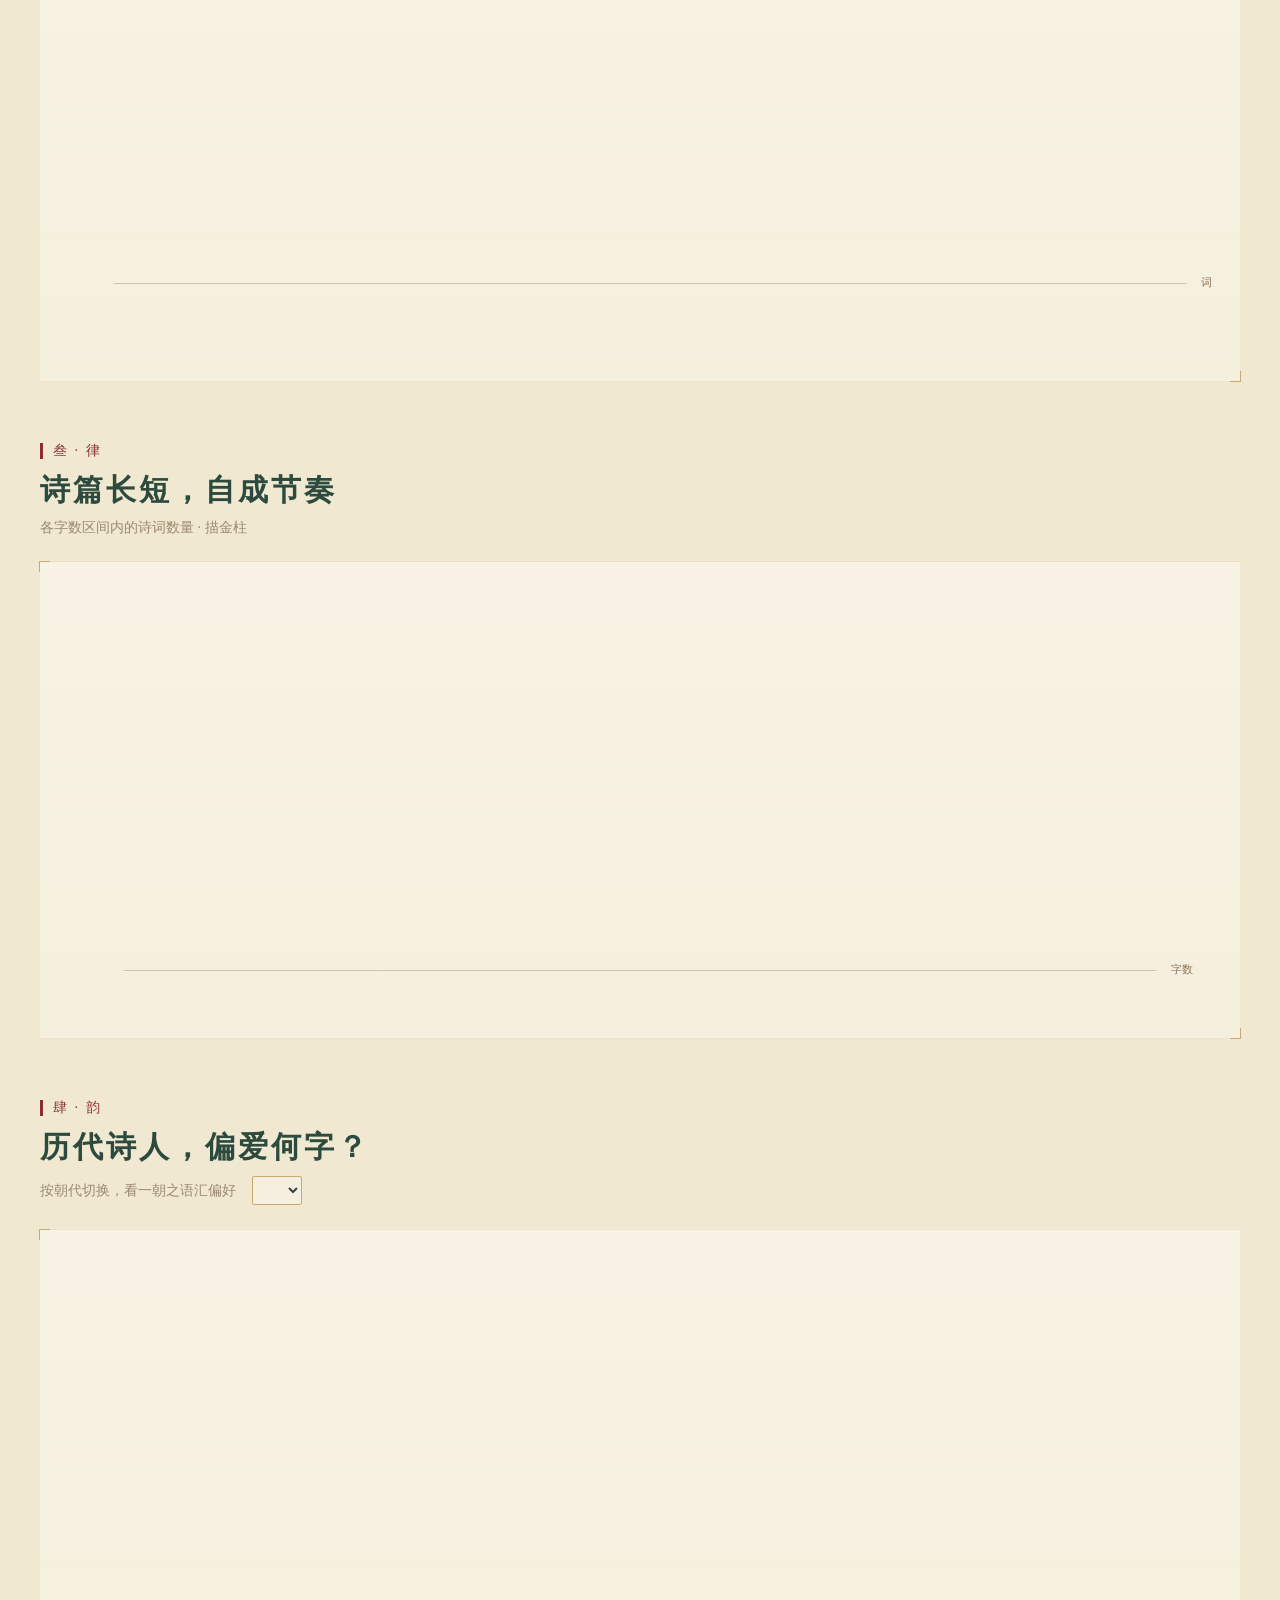
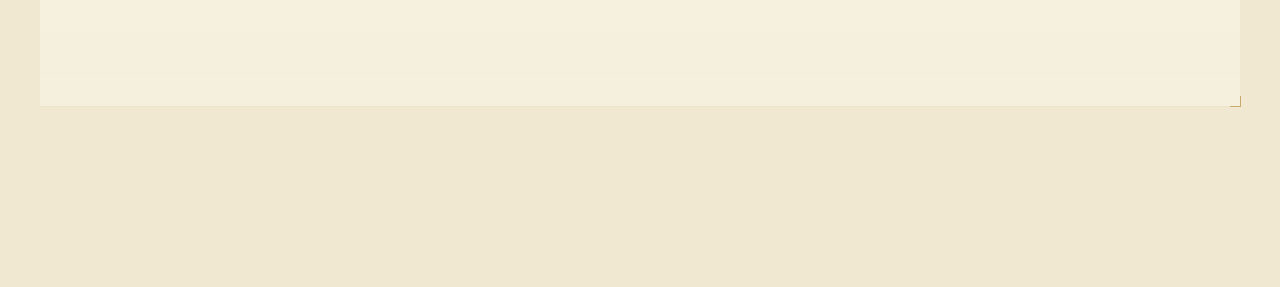
<file: frontend/text.html>
﻿<!DOCTYPE html>
<html lang="zh-CN">
<head>
    <meta charset="UTF-8">
    <meta name="viewport" content="width=device-width, initial-scale=1.0">
    <title>千年诗境 · 诗词文本分析</title>
    <script src="js/echarts.min.js?v=32"></script>
    <link rel="stylesheet" href="css/style.css">
    <style>
        /* ==== 长卷基底（与 dynasty.html 同体系） ==== */
        body { background: #f0e8d0; }
        .scroll-wrap { position:relative; max-width: 1400px; margin: 0 auto; padding: 0 40px 120px; }
        /* 淡墨山水背景层 */
        .ink-bg { position: fixed; inset: 0; z-index: -1; opacity:.5; pointer-events:none;
            background:
                radial-gradient(ellipse 80% 50% at 20% 10%, rgba(45,74,62,.08), transparent 60%),
                radial-gradient(ellipse 60% 40% at 85% 30%, rgba(139,46,46,.06), transparent 60%),
                radial-gradient(ellipse 70% 50% at 50% 90%, rgba(201,169,110,.10), transparent 60%),
                linear-gradient(#f0e8d0, #ece2c8);
        }
        /* 卷轴上下轴 */
        .rod { height: 14px; background: linear-gradient(#8b6f47,#5a4526,#8b6f47); border-radius:7px; margin: 30px 0; box-shadow: 0 2px 6px rgba(0,0,0,.15); }
        /* ==== Hero ==== */
        .hero { text-align:center; padding: 70px 0 40px; position:relative; }
        .hero .eyebrow { font-size:12px; letter-spacing:6px; color:#8B2E2E; text-transform:uppercase; margin-bottom:20px; }
        .hero h1 { font-family:"STKaiti","SimSun",serif; font-size:64px; color:#2D4A3E; margin:0 0 16px; letter-spacing:12px; text-shadow: 0 2px 12px rgba(45,74,62,.12); }
        .hero .sub { font-size:20px; color:#5a6b5e; font-family:"STKaiti",serif; margin-bottom:6px; }
        .hero .sub2 { font-size:14px; color:#9a8a70; }
        /* 竖排诗签装饰 */
        .ver { position:absolute; writing-mode: vertical-rl; font-family:"STKaiti",serif; font-size:16px; color:#8a7a5a; letter-spacing:8px; opacity:.6; }
        .ver.l { left:0; top:120px; }
        .ver.r { right:0; top:120px; }
        /* KPI */
        .kpi-row { display:grid; grid-template-columns:repeat(4,1fr); gap:20px; margin:50px 0 10px; }
        .kpi-card { background: rgba(255,253,247,.55); border:1px solid rgba(201,169,110,.3); border-radius:2px; padding:24px 20px; text-align:center; backdrop-filter: blur(2px); transition: transform .3s ease, box-shadow .3s ease; }
        .kpi-card:hover { transform: translateY(-4px); box-shadow: 0 6px 20px rgba(45,74,62,.12); }
        .kpi-card .k-label { font-size:13px; color:#8b7355; letter-spacing:2px; margin-bottom:10px; }
        .kpi-card .k-num { font-size:30px; color:#2D4A3E; font-weight:bold; font-family:"STKaiti",serif; line-height:1.2; }
        .kpi-card .k-num .unit { font-size:14px; color:#9a8a70; font-weight:normal; margin-left:4px; }
        .kpi-note { font-size:12px; color:#b0a080; text-align:center; margin:14px 0 30px; }
        /* ==== 章节：淡墨晕染，不用硬卡 ==== */
        .section { margin: 60px 0; opacity:0; transform: translateY(30px); transition: opacity .9s ease, transform .9s ease; }
        .section.in { opacity:1; transform: translateY(0); }
        .sec-tag { display:inline-flex; align-items:center; gap:10px; font-size:14px; color:#8B2E2E; letter-spacing:2px; margin-bottom:10px; }
        .sec-tag::before { content:''; width:3px; height:16px; background:#8B2E2E; }
        .sec-title { font-family:"STKaiti","SimSun",serif; font-size:30px; color:#2D4A3E; margin:0 0 8px; letter-spacing:3px; }
        .sec-desc { font-size:14px; color:#9a8a70; margin-bottom:24px; }
        .sec-ink { background: linear-gradient(180deg, rgba(255,253,247,.5), rgba(255,253,247,.35)); border:none; border-top:1px solid rgba(201,169,110,.2); border-bottom:1px solid rgba(201,169,110,.2); padding:28px 24px; position:relative; }
        .sec-ink::before, .sec-ink::after { content:''; position:absolute; width:10px; height:10px; border:1px solid #C9A96E; }
        .sec-ink::before { top:-1px; left:-1px; border-right:none; border-bottom:none; }
        .sec-ink::after { bottom:-1px; right:-1px; border-left:none; border-top:none; }
        .two-col { display:grid; grid-template-columns:1fr 1fr; gap:24px; }
        .chart-box { width:100%; height:360px; }
        .chart-box.tall { height:420px; }
        /* 毛笔分隔 */
        .brush { height:2px; background: linear-gradient(90deg, transparent, #C9A96E 20%, #C9A96E 80%, transparent); margin:0; opacity:.4; }
        /* 古风下拉框 */
        .dyn-select {
            margin-left:12px; padding:5px 14px; font-family:"STKaiti",serif; font-size:14px;
            color:#2D4A3E; background:#F5EFE0; border:1px solid #C9A96E; border-radius:2px;
            outline:none; cursor:pointer; letter-spacing:2px; transition: all .25s;
        }
        .dyn-select:hover, .dyn-select:focus { border-color:#8B2E2E; box-shadow:0 0 0 2px rgba(139,46,46,.12); }
        /* 立轴展开：自上而下，地轴滚下 */
        .scroll-stage { overflow: hidden; position: relative; }
        .scroll-wrap { clip-path: inset(0 0 100% 0); animation: unroll 7.5s cubic-bezier(.3,.6,.2,1) .5s forwards; }
        @keyframes unroll { to { clip-path: inset(0 0 0 0); } }
        .rod.top { animation: rodTopIn .5s ease .3s backwards; }
        @keyframes rodTopIn { from { opacity:0; } to { opacity:1; } }
        .rod.bottom { position: absolute; left:0; right:0; z-index:5; height:14px;
            background: linear-gradient(#8b6f47,#5a4526,#8b6f47); border-radius:7px;
            box-shadow: 0 4px 12px rgba(0,0,0,.3);
            animation: rollerDown 7.5s cubic-bezier(.3,.6,.2,1) .5s forwards; }
        .rod.bottom::before, .rod.bottom::after { content:''; position:absolute; top:50%; transform:translateY(-50%);
            width:10px; height:22px; background:#3e2a14; border-radius:3px; }
        .rod.bottom::before { left:-4px; } .rod.bottom::after { right:-4px; }
        @keyframes rollerDown { 0%{ top:0; } 100%{ top: calc(100% - 14px); } }
        /* 大水印字 */
        .big-char { position:fixed; right:8%; top:18%; font-family:STKaiti,serif; font-size:340px; font-weight:bold;
          color:#2D4A3E; opacity:0.06; pointer-events:none; z-index:1; transition:all 1.2s ease-out; line-height:1;
          text-shadow:0 0 60px rgba(45,74,62,.2); }
        /* 飘诗 */
        .fly-poem { position:fixed; font-family:STKaiti,serif; color:#2D4A3E; opacity:0; pointer-events:none; z-index:2;
          font-size:16px; letter-spacing:3px; transition:opacity 2s; writing-mode:vertical-rl; }
        @media (max-width:760px){ .two-col{grid-template-columns:1fr} .kpi-row{grid-template-columns:repeat(2,1fr)} .hero h1{font-size:42px;letter-spacing:6px} .ver{display:none} .big-char{font-size:200px} }
    </style>
</head>
<body data-page="text">
    <!-- 富春山居图 淡墨背景 -->
    <div class="ink-bg" style="background:
        linear-gradient(rgba(240,232,208,.82), rgba(236,226,200,.88)),
        url('img/landscape.jpg') center/cover no-repeat fixed;"></div>

    <nav class="nav">
        <a href="index.html" class="logo" data-i18n="logo">千年诗境</a>
        <a href="dynasty.html" data-page="dynasty" data-i18n="nav.dynasty">朝代分析</a>
        <a href="poet.html" data-page="poet" data-i18n="nav.poet">诗人图谱</a>
        <a href="text.html" data-page="text" data-i18n="nav.text">诗词文本分析</a>
        <a href="imagery.html" data-page="imagery" data-i18n="nav.imagery">诗境意象</a>
        <a href="overview.html" data-page="overview" data-i18n="nav.overview">诗词数据概览</a>
    </nav>

    <div class="scroll-stage"><div class="scroll-wrap">
        <div class="rod top"></div>
        <!-- Hero -->
        <div class="hero">
            <div class="ver l" data-tx2="verL">字里乾坤</div>
            <div class="ver r" data-tx2="verR">词中岁月</div>
            <div class="eyebrow" data-tx2="eyebrow">A Close Read of Chinese Poetry</div>
            <h1 data-tx2="heroTitle">文心雕字</h1>
            <p class="sub" data-tx2="heroSub">一字一词，皆是诗人的心迹。</p>
            <p class="sub2" data-tx2="heroSub2">从字频、词频到篇幅，细读千年诗卷里的语言密码。</p>
            <div class="kpi-row">
                <div class="kpi-card"><div class="k-label" data-tx2="k1">字频榜首</div><div class="k-num" id="kChar">—</div></div>
                <div class="kpi-card"><div class="k-label" data-tx2="k2">词频榜首</div><div class="k-num" id="kWord">—</div></div>
                <div class="kpi-card"><div class="k-label" data-tx2="k3">字数区间</div><div class="k-num" id="kLen">—</div></div>
                <div class="kpi-card"><div class="k-label" data-tx2="k4">覆盖朝代</div><div class="k-num" id="kDyn">—</div></div>
            </div>
            <p class="kpi-note" data-tx2="kNote">数据概览 · 实际数值由现有数据接口提供</p>
        </div>
        <div class="brush"></div>

        <!-- 壹·字 -->
        <div class="section">
            <div class="sec-tag" data-tx2="s1Tag">壹 · 字</div>
            <h2 class="sec-title" data-tx2="s1Title">千年诗卷，何字最频？</h2>
            <p class="sec-desc" data-tx2="s1Desc">高频字 Top 20 · 横向墨色条形</p>
            <div class="sec-ink"><div id="charFreq" class="chart-box tall"></div></div>
        </div>

        <!-- 贰·词 -->
        <div class="section">
            <div class="sec-tag" data-tx2="s2Tag">贰 · 词</div>
            <h2 class="sec-title" data-tx2="s2Title">词组之间，意韵何长？</h2>
            <p class="sec-desc" data-tx2="s2Desc">高频词 Top 20 · 朱砂立柱</p>
            <div class="sec-ink"><div id="wordFreq" class="chart-box tall"></div></div>
        </div>

        <!-- 叁·律 -->
        <div class="section">
            <div class="sec-tag" data-tx2="s3Tag">叁 · 律</div>
            <h2 class="sec-title" data-tx2="s3Title">诗篇长短，自成节奏</h2>
            <p class="sec-desc" data-tx2="s3Desc">各字数区间内的诗词数量 · 描金柱</p>
            <div class="sec-ink"><div id="lengthDist" class="chart-box tall"></div></div>
        </div>

        <!-- 肆·韵 -->
        <div class="section">
            <div class="sec-tag" data-tx2="s4Tag">肆 · 韵</div>
            <h2 class="sec-title" data-tx2="s4Title">历代诗人，偏爱何字？</h2>
            <p class="sec-desc">
                <span data-tx2="s4Desc">按朝代切换，看一朝之语汇偏好</span>
                <select id="dynSel" class="dyn-select"></select>
            </p>
            <div class="sec-ink"><div id="dynastyChar" class="chart-box tall"></div></div>
        </div>

        <div class="rod bottom"></div>
    </div>

    </div></div>

    <div class="big-char" id="bigChar">字</div>
    <div id="flyLayer"></div>

    <script src="js/common.js?v=17"></script>
<script>
/* ===== 本页新增文案的中英对照（不污染 common.js） ===== */
const TX2 = {
    zh: {
        verL:'字里乾坤', verR:'词中岁月',
        eyebrow:'A Close Read of Chinese Poetry',
        heroTitle:'文心雕字',
        heroSub:'一字一词，皆是诗人的心迹。',
        heroSub2:'从字频、词频到篇幅，细读千年诗卷里的语言密码。',
        k1:'字频榜首', k2:'词频榜首', k3:'字数区间', k4:'覆盖朝代',
        kNote:'数据概览 · 实际数值由现有数据接口提供',
        s1Tag:'壹 · 字', s1Title:'千年诗卷，何字最频？', s1Desc:'高频字 Top 20 · 横向墨色条形',
        s2Tag:'贰 · 词', s2Title:'词组之间，意韵何长？', s2Desc:'高频词 Top 20 · 朱砂立柱',
        s3Tag:'叁 · 律', s3Title:'诗篇长短，自成节奏', s3Desc:'各字数区间内的诗词数量 · 描金柱',
        s4Tag:'肆 · 韵', s4Title:'历代诗人，偏爱何字？', s4Desc:'按朝代切换，看一朝之语汇偏好',
    },
    en: {
        verL:'World in a char', verR:'Years in a word',
        eyebrow:'A CLOSE READ OF CHINESE POETRY',
        heroTitle:'Words & Verses',
        heroSub:'Every character is a trace of the poet\'s heart.',
        heroSub2:'From character frequency to poem length, decode the language across a millennium.',
        k1:'Top Character', k2:'Top Word', k3:'Length Bins', k4:'Dynasties',
        kNote:'Overview · live values from the data API',
        s1Tag:'I · Characters', s1Title:'Which character reigns supreme?', s1Desc:'Top 20 frequent characters · horizontal ink bars',
        s2Tag:'II · Words', s2Title:'Which words carry the imagery?', s2Desc:'Top 20 frequent words · cinnabar bars',
        s3Tag:'III · Rhythm', s3Title:'Length shapes the rhythm', s3Desc:'Poem count per character-length bin · gold bars',
        s4Tag:'IV · Dialect', s4Title:'What did each dynasty love to write?', s4Desc:'Switch dynasties to reveal their lexical tastes',
    }
};
function applyTx2(){
    const dict = TX2[window.__lang || 'zh'];
    document.querySelectorAll('[data-tx2]').forEach(el=>{
        const k = el.dataset.tx2;
        if(dict[k] != null) el.innerHTML = dict[k];
    });
}

const C = { ink:'#2D4A3E', cinnabar:'#8B2E2E', gold:'#C9A96E', stone:'#8FA38A', paper:'#F5EFE0' };
const CH_EN = {
  '人':'person','风':'wind','云':'cloud','来':'come','山':'mountain','天':'sky','日':'sun','花':'flower',
  '春':'spring','时':'time','我':'I','月':'moon','生':'life','年':'year','中':'in','上':'on',
  '水':'water','相':'mutual','自':'self','心':'heart','一':'one','不':'not','无':'without',
  '何':'what','处':'place','知':'know','明':'bright','归':'return','长':'long','青':'green',
  '白':'white','入':'enter','到':'reach','见':'see','语':'speak','夜':'night','声':'sound',
  '行':'walk','色':'color','间':'between','前':'front','后':'back','东':'east','西':'west',
  '南':'south','北':'north','千':'thousand','万':'ten thousand','里':'mile','高':'high',
  '远':'far','深':'deep','新':'new','旧':'old','好':'good','老':'old','少':'young','多':'many'
};
const WORD_EN = {
  '何处':'where','不知':'unknown','今日':'today','万里':'vast','人间':'world',
  '正末':'end','春风':'spring breeze','千里':'far away','不见':'cannot see','东风':'east wind',
  '平生':'all life','如今':'now','明月':'bright moon','归来':'return','不可':'cannot',
  '不是':'is not','风流':'romantic','无人':'no one','风吹':'wind blows','十年':'ten years',
  '所以':'therefore','一切':'everything','不得':'cannot','当时':'at that time','一生':'whole life',
  '一枝':'one branch','江南':'south of river','一杯':'one cup','无处':'no place',
  '夕阳':'setting sun','斜阳':'slanted sun','故人':'old friend','天子':'emperor','天下':'under heaven'
};
function trChar(ch){ return (window.__lang==='en' && CH_EN[ch]) ? CH_EN[ch] : ch; }
function trWord(w){ return (window.__lang==='en' && WORD_EN[w]) ? WORD_EN[w] : w; }
const charChart = echarts.init(document.getElementById('charFreq'));
const wordChart = echarts.init(document.getElementById('wordFreq'));
const lenChart  = echarts.init(document.getElementById('lengthDist'));
const dynCharChart = echarts.init(document.getElementById('dynastyChar'));
const charts = [charChart, wordChart, lenChart, dynCharChart];
let DY = null;

async function loadData() {
    const [ch, wd, ln, dc] = await Promise.all([
        fetchAPI('/text/charFreq'), fetchAPI('/text/wordFreq'),
        fetchAPI('/text/lengthDist'), fetchAPI('/text/dynastyChar'),
    ]);
    return { ch: ch||[], wd: wd||[], ln: ln||[], dc: dc||{} };
}

/* 古风 tooltip */
function tipStyle(){
    return {
        backgroundColor: C.paper,
        borderColor: C.gold,
        borderWidth: 1,
        textStyle: { color: C.ink, fontFamily:'STKaiti, serif', fontSize:13 },
        extraCssText: 'box-shadow:0 4px 16px rgba(45,74,62,.18); border-radius:2px;'
    };
}
function axisStyle(){ return {
    axisLine:{ lineStyle:{ color:'#d0c4a4' } },
    axisLabel:{ color:'#6a6a5a', fontSize:12, fontFamily:'STKaiti, serif' },
    splitLine:{ lineStyle:{ color:'#e8dfc5', type:'dashed' } }
};}

function renderKPI(d){
    document.getElementById('kChar').innerHTML  = d.ch.length ? `${trChar(d.ch[0].char)}<span class="unit">${d.ch[0].count}</span>` : '—';
    document.getElementById('kWord').innerHTML  = d.wd.length ? `${trWord(d.wd[0].word)}<span class="unit">${d.wd[0].count}</span>` : '—';
    document.getElementById('kLen').textContent  = d.ln.length;
    document.getElementById('kDyn').textContent = Object.keys(d.dc||{}).length;
}

function renderDynChar(dynasty) {
    const list = (DY[dynasty] || []).slice(0, 15);
    const data = list.map(x=>({ name:trChar(x.char), value:x.count }));
    dynCharChart.setOption({
        animationDuration: 1200, animationEasing: 'cubicOut',
        tooltip: Object.assign({ trigger:'item',
            formatter: p => `<b style="color:${C.ink};font-size:14px;">${trDyn(dynasty)} · ${p.name}</b><br/><span style="color:#6a6a5a;">${window.__lang==="en"?"counted":"出现"} <b style="color:${C.cinnabar}">${p.value}</b> ${window.__lang==="en"?"times":"次"} · ${window.__lang==="en"?"share":"占比"} ${p.percent}%</span>`
        }, tipStyle()),
        color: THEME_COLORS,
        series:[{ type:'pie', radius:['36%','66%'], center:['50%','50%'],
            avoidLabelOverlap:true,
            itemStyle:{ borderColor:'#F5EFE0', borderWidth:2, borderRadius:3 },
            label:{ color:C.ink, fontFamily:'STKaiti, serif', fontSize:13, formatter:'{b} {d}%' },
            labelLine:{ lineStyle:{ color:'#c9b896' } },
            emphasis:{ scale:true, scaleSize:8, label:{ fontSize:16, fontWeight:'bold' } },
            data }]
    }, true);
    // 大水印字随朝代切换
    const bc = document.getElementById('bigChar');
    if (bc) bc.textContent = (dynasty||'').replace(/代/g,'') || '字';
}

function renderText(d) {
    renderKPI(d);
    /* 壹·字：横向条形（古籍题签式）Top20 */
    const topCh = d.ch.slice(0, 20);
    charChart.setOption({
        animationDuration: 1500, animationEasing: 'elasticOut',
        tooltip: Object.assign({ trigger:'axis', axisPointer:{ type:'shadow' },
            formatter: p => {
                const it = Array.isArray(p)?p[0]:p;
                return `<b style="color:${C.ink};font-size:15px;">${it.name}</b><br/><span style="color:#6a6a5a;">${window.__lang==="en"?"counted":"出现"} <b style="color:${C.cinnabar}">${it.value}</b> ${window.__lang==="en"?"times":"次"}</span>`;
            }}, tipStyle()),
        grid:{ left:40, right:60, top:10, bottom:30 },
        xAxis: Object.assign({ type:'value', show:false }, axisStyle()),
        yAxis: Object.assign({ type:'category', data:topCh.map(x=>trChar(x.char)), inverse:true, name: window.__lang==='en'?'Char':'字', nameTextStyle:{color:'#8b7355',fontSize:11},
            axisLabel:{ color:C.ink, fontSize:14, fontFamily:'STKaiti, serif' },
            axisLine:{show:false}, axisTick:{show:false} }, axisStyle(), { splitLine:{show:false} }),
        series:[{ type:'bar', barWidth:10,
            data:topCh.map(x=>x.count),
            itemStyle:{ color: new echarts.graphic.LinearGradient(0,0,1,0,[
                {offset:0,color:C.stone},{offset:1,color:C.ink}]),
                borderRadius:[0,3,3,0] },
            label:{ show:true, position:'right', color:'#8B6F3A', fontWeight:'bold', fontSize:11 } }]
    }, true);

    /* 贰·词：竖向朱砂柱 Top20 */
    const topWd = d.wd.slice(0, 20);
    wordChart.setOption({
        animationDuration: 1500, animationEasing: 'elasticOut',
        tooltip: Object.assign({ trigger:'axis', axisPointer:{ type:'shadow' },
            formatter: p => {
                const it = Array.isArray(p)?p[0]:p;
                return `<b style="color:${C.ink};font-size:15px;">${it.name}</b><br/><span style="color:#6a6a5a;">${window.__lang==="en"?"counted":"出现"} <b style="color:${C.cinnabar}">${it.value}</b> ${window.__lang==="en"?"times":"次"}</span>`;
            }}, tipStyle()),
        grid:{ left:50, right:30, top:20, bottom:70 },
        xAxis: Object.assign({ type:'category', data:topWd.map(x=>trWord(x.word)), name: window.__lang==='en'?'Word':'词', nameTextStyle:{color:'#8b7355',fontSize:11},
            axisLabel:{ interval:0, rotate:40, fontFamily:'STKaiti, serif', fontSize:12, color:'#8B6F3A' }}, axisStyle(), { splitLine:{show:false} }),
        yAxis: Object.assign({ type:'value' }, axisStyle()),
        series:[{ type:'bar', barWidth:14,
            data:topWd.map(x=>x.count),
            itemStyle:{ color: new echarts.graphic.LinearGradient(0,0,0,1,[
                {offset:0,color:C.cinnabar},{offset:1,color:'#b8553f'}]),
                borderRadius:[4,4,0,0] } }]
    }, true);

    /* 叁·律：金色柱 */
    lenChart.setOption({
        animationDuration: 1500, animationEasing: 'elasticOut',
        tooltip: Object.assign({ trigger:'axis',
            formatter: p => {
                const it = Array.isArray(p)?p[0]:p;
                return `<b style="color:${C.ink};font-size:14px;">${it.name}</b><br/><span style="color:#6a6a5a;">${window.__lang==="en"?"poems":"诗词"} <b style="color:${C.cinnabar}">${it.value}</b> ${window.__lang==="en"?"pieces":"首"}</span>`;
            }}, tipStyle()),
        grid:{ left:60, right:60, top:30, bottom:40 },
        xAxis: Object.assign({ type:'category', data:d.ln.map(x=>(window.__lang==='en'?x.range.replace(/字/g,'chars'):x.range)), name: window.__lang==='en'?'Length':'字数', nameTextStyle:{color:'#8b7355',fontSize:11},
            axisLabel:{ fontFamily:'STKaiti, serif', fontSize:13, color:'#8B6F3A', fontWeight:'bold' }}, axisStyle(), { splitLine:{show:false} }),
        yAxis: Object.assign({ type:'value' }, axisStyle()),
        series:[{ type:'bar', barWidth:24,
            data:d.ln.map(x=>x.count),
            itemStyle:{ color: new echarts.graphic.LinearGradient(0,0,0,1,[
                {offset:0,color:'#d4b87a'},{offset:1,color:C.gold}]),
                borderRadius:[4,4,0,0] },
            label:{ show:true, position:'top', color:'#8B6F3A', fontWeight:'bold' } }]
    }, true);

    DY = d.dc;
    fillDynSel();
    document.getElementById('dynSel').onchange = () => renderDynChar(document.getElementById('dynSel').value);
    if (Object.keys(DY).length) renderDynChar(document.getElementById('dynSel').value || Object.keys(DY)[0]);
}

function fillDynSel() {
    const sel = document.getElementById('dynSel');
    const prev = sel.value;
    sel.innerHTML = '';
    Object.keys(DY).forEach(k => {
        const o = document.createElement('option'); o.value = k; o.textContent = trDyn(k); sel.appendChild(o);
    });
    if (prev && DY[prev]) sel.value = prev;
}

async function boot() { renderText(await loadData()); }
document.addEventListener('DOMContentLoaded', boot);

/* 章节徐徐展开 */
const io = new IntersectionObserver(es=>es.forEach(e=>{ if(e.isIntersecting) e.target.classList.add('in'); }),{threshold:.15});
document.querySelectorAll('.section').forEach(s=>io.observe(s));

/* 背景视差 */
window.addEventListener('scroll',()=>{
    const bg=document.querySelector('.ink-bg'); if(bg) bg.style.backgroundPositionY = (window.scrollY*0.3)+'px';
},{passive:true});

/* 飘诗：与"读书作文"相关的名句 */
const FLY_LINES = {
    zh: [
        ['读书破万卷，下笔如有神。','杜甫《奉赠韦左丞丈》'],
        ['两句三年得，一吟双泪流。','贾岛《题诗后》'],
        ['为人性僻耽佳句，语不惊人死不休。','杜甫《江上值水如海势》'],
        ['笔落惊风雨，诗成泣鬼神。','杜甫《寄李十二白》'],
        ['文章千古事，得失寸心知。','杜甫《偶题》'],
        ['清水出芙蓉，天然去雕饰。','李白《忆旧游》'],
        ['吟安一个字，捻断数茎须。','卢延让《苦吟》'],
        ['此曲只应天上有，人间能得几回闻。','杜甫《赠花卿》'],
    ],
    en: [
        ['Read ten thousand books, write as if inspired.','Du Fu'],
        ['Two lines took three years; reciting them brings tears.','Jia Dao'],
        ['I dwell on perfect lines; words that astonish must be.','Du Fu'],
        ['The pen startles wind and rain; poems move gods and ghosts.','Du Fu'],
        ['Literature lasts a thousand years; its worth is in the heart.','Du Fu'],
        ['Like a lotus rising from clear water, natural and unadorned.','Li Bai'],
        ['Weighing one word till the beard is worn thin.','Lu Yanrang'],
        ['Such music belongs to heaven; how often may mortals hear?','Du Fu'],
    ]
};
function spawnFlyPoem(){
    const layer=document.getElementById('flyLayer');
    const set = FLY_LINES[window.__lang || 'zh'];
    const t=set[Math.floor(Math.random()*set.length)];
    const el=document.createElement('div'); el.className='fly-poem';
    el.textContent=t[0];
    el.style.left=(5+Math.random()*85)+'%';
    el.style.top=(100+Math.random()*20)+'vh';
    el.style.fontSize=(13+Math.random()*8)+'px';
    el.style.color=Math.random()>0.5?'#2D4A3E':'#8B2E2E';
    layer.appendChild(el);
    requestAnimationFrame(()=>{ el.style.opacity='0.35'; el.style.transition='top '+(14+Math.random()*8)+'s linear, opacity 4s'; el.style.top='-15vh'; });
    setTimeout(()=>el.remove(),22000);
}
setInterval(spawnFlyPoem, 4500);
for(let i=0;i<3;i++) setTimeout(spawnFlyPoem, i*1200);

/* 语言切换 */
window.addEventListener('langchange', () => {
    applyTx2();
    if (window.__data) renderText(window.__data);
});
window.addEventListener('resize', () => charts.forEach(c=>c.resize()));
applyTx2();
</script>
</body>
</html>
</file>
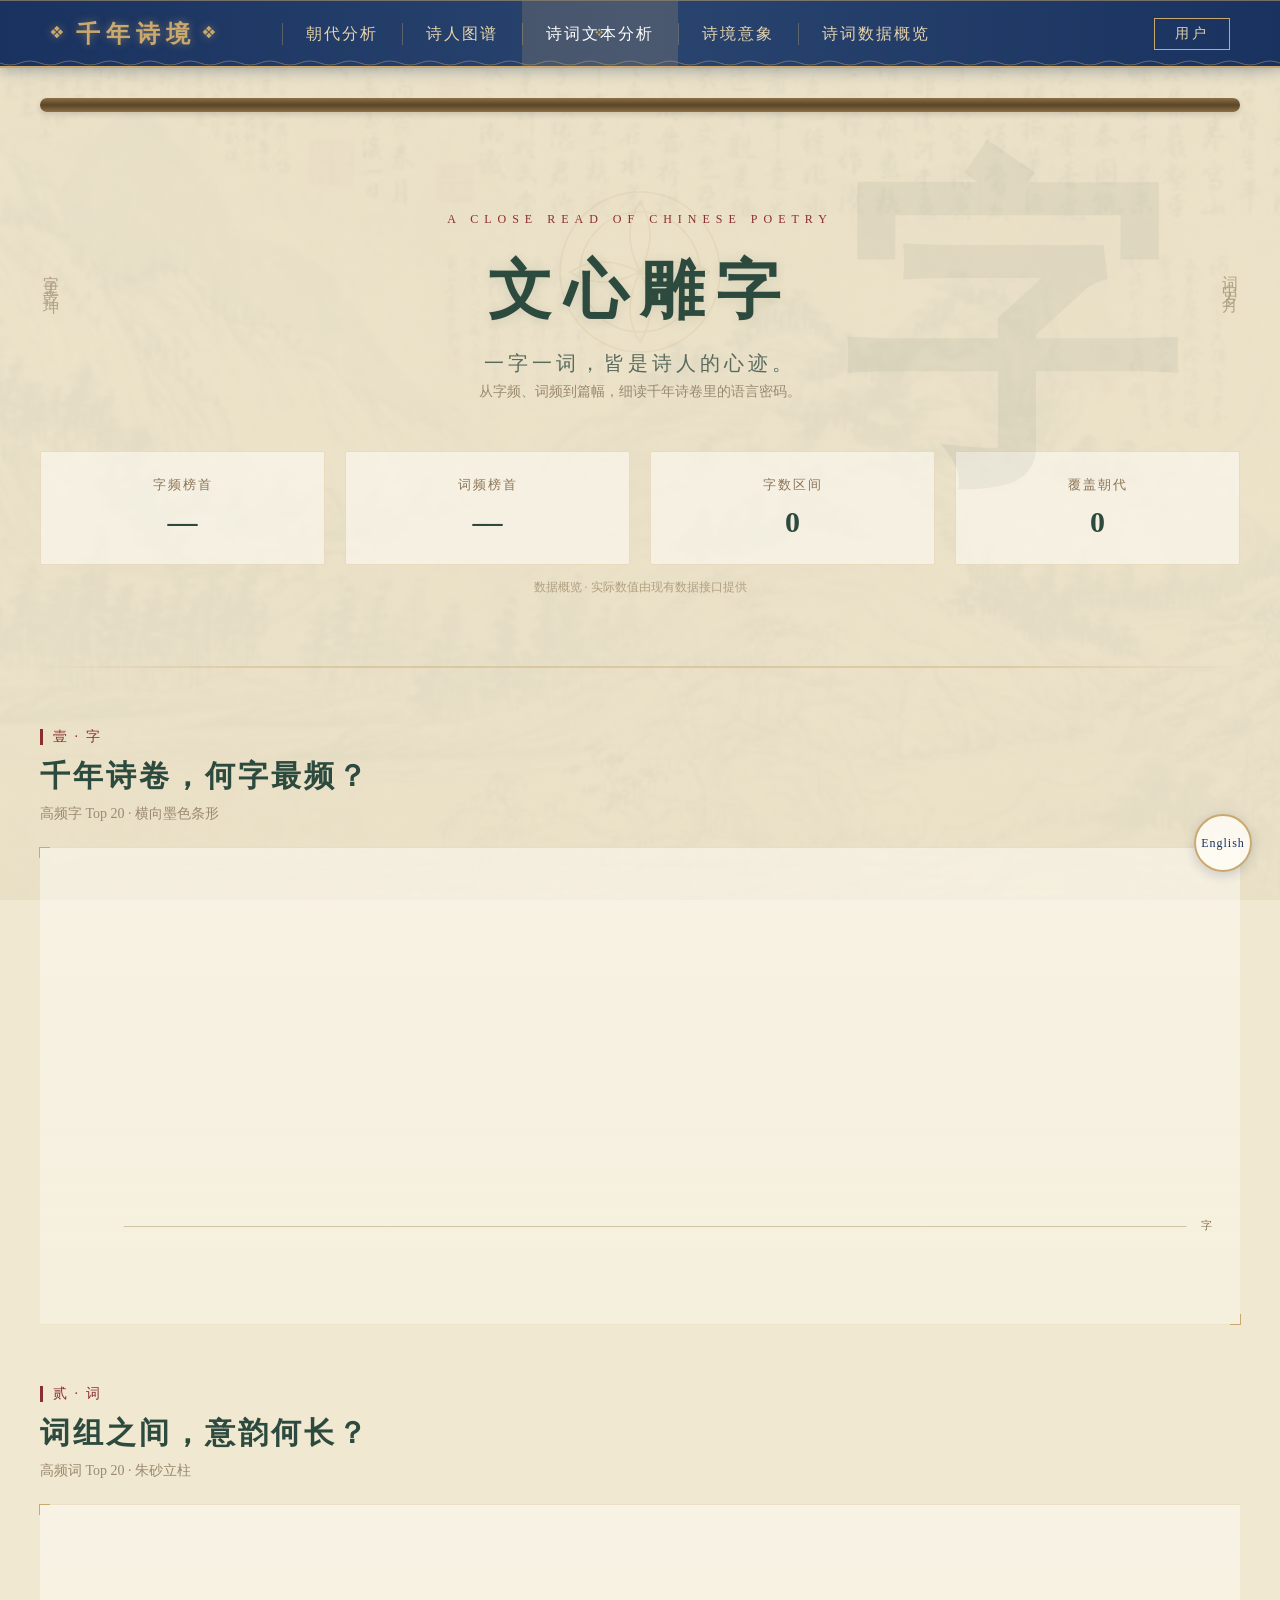
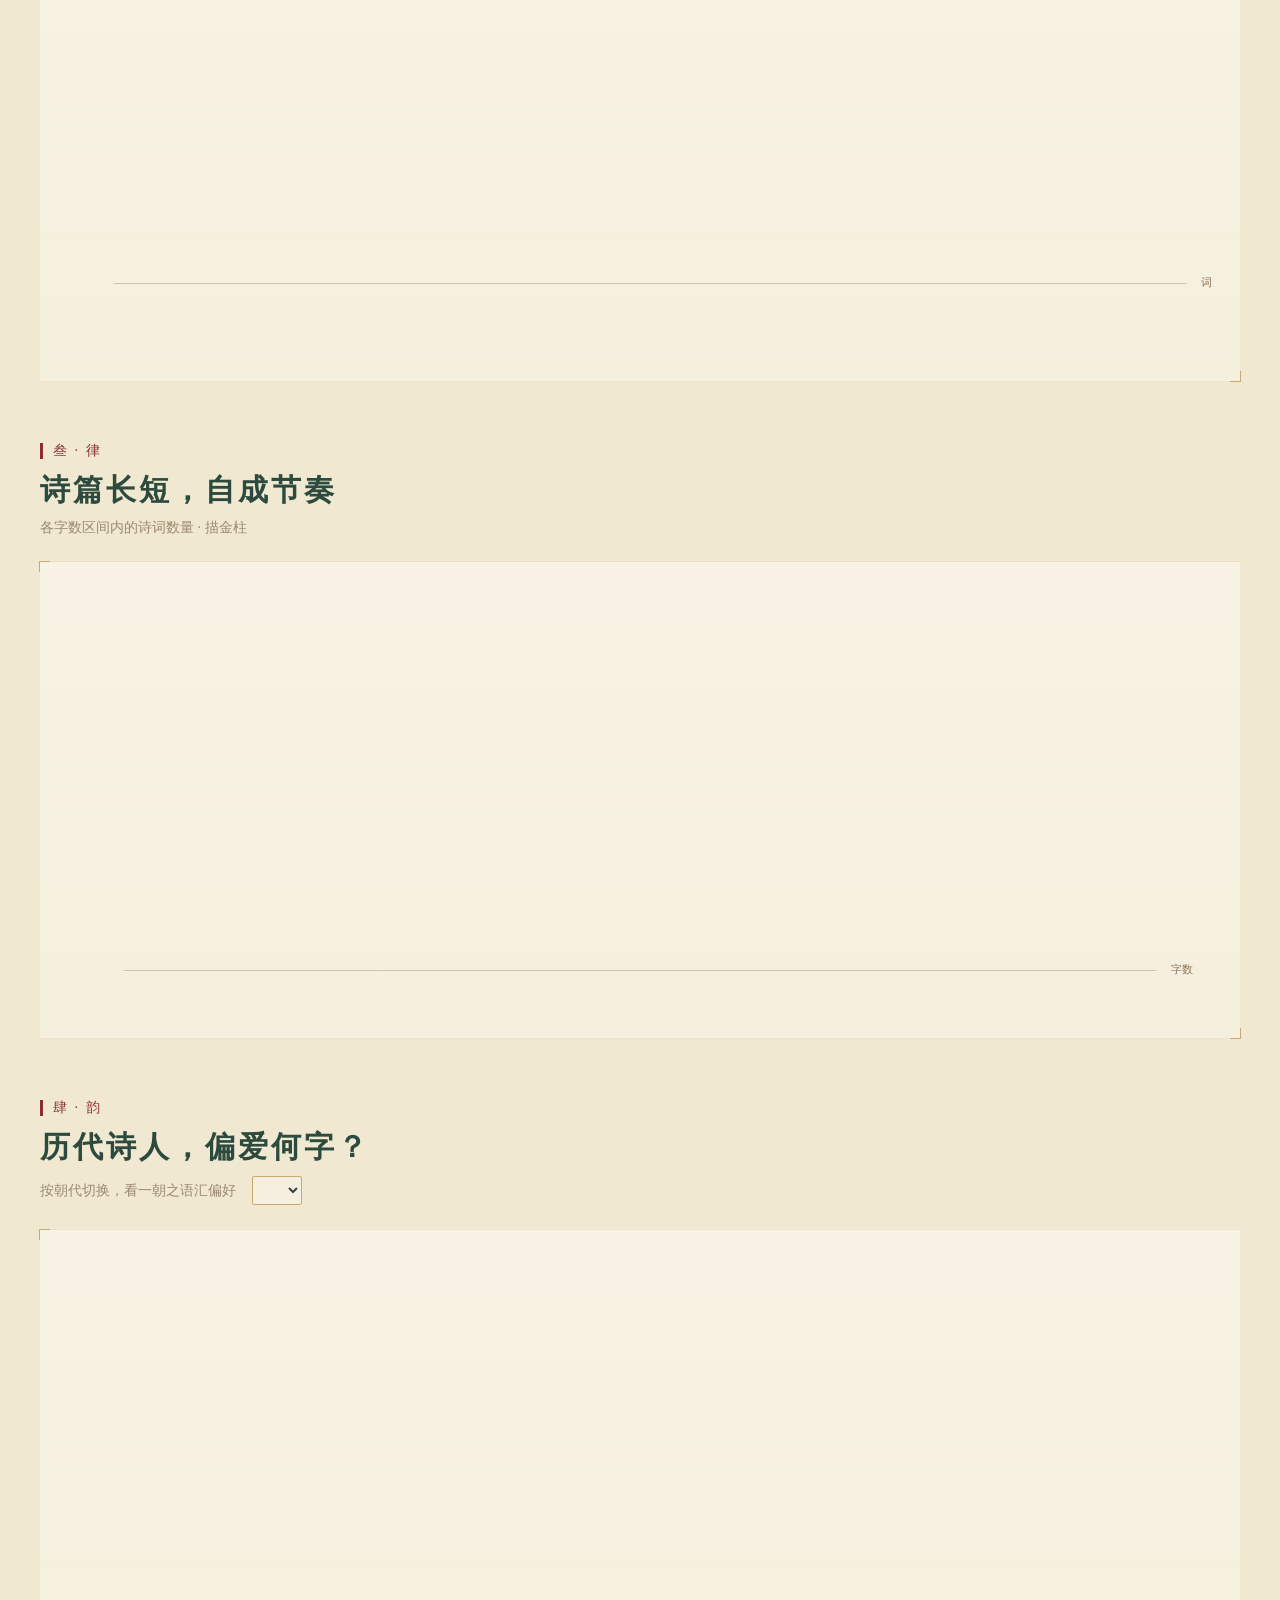
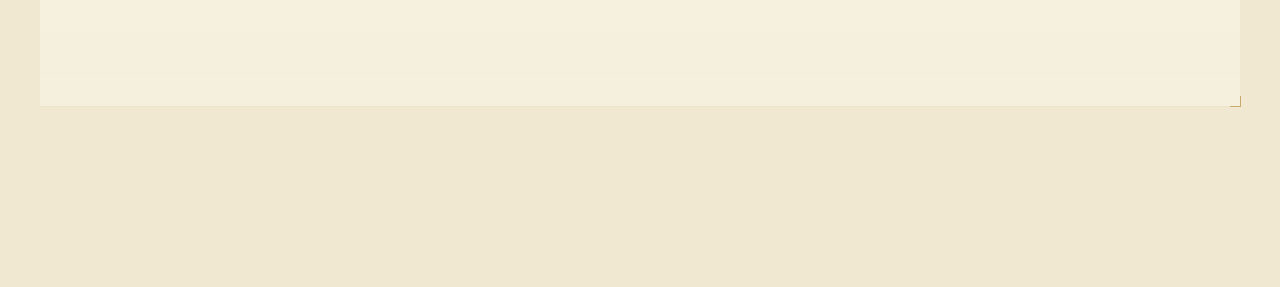
<file: backend/src/main/resources/static/text.html>
﻿<!DOCTYPE html>
<html lang="zh-CN">
<head>
    <meta charset="UTF-8">
    <meta name="viewport" content="width=device-width, initial-scale=1.0">
    <title>千年诗境 · 诗词文本分析</title>
    <script src="js/echarts.min.js?v=32"></script>
    <link rel="stylesheet" href="css/style.css">
    <style>
        /* ==== 长卷基底（与 dynasty.html 同体系） ==== */
        body { background: #f0e8d0; }
        .scroll-wrap { position:relative; max-width: 1400px; margin: 0 auto; padding: 0 40px 120px; }
        /* 淡墨山水背景层 */
        .ink-bg { position: fixed; inset: 0; z-index: -1; opacity:.5; pointer-events:none;
            background:
                radial-gradient(ellipse 80% 50% at 20% 10%, rgba(45,74,62,.08), transparent 60%),
                radial-gradient(ellipse 60% 40% at 85% 30%, rgba(139,46,46,.06), transparent 60%),
                radial-gradient(ellipse 70% 50% at 50% 90%, rgba(201,169,110,.10), transparent 60%),
                linear-gradient(#f0e8d0, #ece2c8);
        }
        /* 卷轴上下轴 */
        .rod { height: 14px; background: linear-gradient(#8b6f47,#5a4526,#8b6f47); border-radius:7px; margin: 30px 0; box-shadow: 0 2px 6px rgba(0,0,0,.15); }
        /* ==== Hero ==== */
        .hero { text-align:center; padding: 70px 0 40px; position:relative; }
        .hero .eyebrow { font-size:12px; letter-spacing:6px; color:#8B2E2E; text-transform:uppercase; margin-bottom:20px; }
        .hero h1 { font-family:"STKaiti","SimSun",serif; font-size:64px; color:#2D4A3E; margin:0 0 16px; letter-spacing:12px; text-shadow: 0 2px 12px rgba(45,74,62,.12); }
        .hero .sub { font-size:20px; color:#5a6b5e; font-family:"STKaiti",serif; margin-bottom:6px; }
        .hero .sub2 { font-size:14px; color:#9a8a70; }
        /* 竖排诗签装饰 */
        .ver { position:absolute; writing-mode: vertical-rl; font-family:"STKaiti",serif; font-size:16px; color:#8a7a5a; letter-spacing:8px; opacity:.6; }
        .ver.l { left:0; top:120px; }
        .ver.r { right:0; top:120px; }
        /* KPI */
        .kpi-row { display:grid; grid-template-columns:repeat(4,1fr); gap:20px; margin:50px 0 10px; }
        .kpi-card { background: rgba(255,253,247,.55); border:1px solid rgba(201,169,110,.3); border-radius:2px; padding:24px 20px; text-align:center; backdrop-filter: blur(2px); transition: transform .3s ease, box-shadow .3s ease; }
        .kpi-card:hover { transform: translateY(-4px); box-shadow: 0 6px 20px rgba(45,74,62,.12); }
        .kpi-card .k-label { font-size:13px; color:#8b7355; letter-spacing:2px; margin-bottom:10px; }
        .kpi-card .k-num { font-size:30px; color:#2D4A3E; font-weight:bold; font-family:"STKaiti",serif; line-height:1.2; }
        .kpi-card .k-num .unit { font-size:14px; color:#9a8a70; font-weight:normal; margin-left:4px; }
        .kpi-note { font-size:12px; color:#b0a080; text-align:center; margin:14px 0 30px; }
        /* ==== 章节：淡墨晕染，不用硬卡 ==== */
        .section { margin: 60px 0; opacity:0; transform: translateY(30px); transition: opacity .9s ease, transform .9s ease; }
        .section.in { opacity:1; transform: translateY(0); }
        .sec-tag { display:inline-flex; align-items:center; gap:10px; font-size:14px; color:#8B2E2E; letter-spacing:2px; margin-bottom:10px; }
        .sec-tag::before { content:''; width:3px; height:16px; background:#8B2E2E; }
        .sec-title { font-family:"STKaiti","SimSun",serif; font-size:30px; color:#2D4A3E; margin:0 0 8px; letter-spacing:3px; }
        .sec-desc { font-size:14px; color:#9a8a70; margin-bottom:24px; }
        .sec-ink { background: linear-gradient(180deg, rgba(255,253,247,.5), rgba(255,253,247,.35)); border:none; border-top:1px solid rgba(201,169,110,.2); border-bottom:1px solid rgba(201,169,110,.2); padding:28px 24px; position:relative; }
        .sec-ink::before, .sec-ink::after { content:''; position:absolute; width:10px; height:10px; border:1px solid #C9A96E; }
        .sec-ink::before { top:-1px; left:-1px; border-right:none; border-bottom:none; }
        .sec-ink::after { bottom:-1px; right:-1px; border-left:none; border-top:none; }
        .two-col { display:grid; grid-template-columns:1fr 1fr; gap:24px; }
        .chart-box { width:100%; height:360px; }
        .chart-box.tall { height:420px; }
        /* 毛笔分隔 */
        .brush { height:2px; background: linear-gradient(90deg, transparent, #C9A96E 20%, #C9A96E 80%, transparent); margin:0; opacity:.4; }
        /* 古风下拉框 */
        .dyn-select {
            margin-left:12px; padding:5px 14px; font-family:"STKaiti",serif; font-size:14px;
            color:#2D4A3E; background:#F5EFE0; border:1px solid #C9A96E; border-radius:2px;
            outline:none; cursor:pointer; letter-spacing:2px; transition: all .25s;
        }
        .dyn-select:hover, .dyn-select:focus { border-color:#8B2E2E; box-shadow:0 0 0 2px rgba(139,46,46,.12); }
        /* 立轴展开：自上而下，地轴滚下 */
        .scroll-stage { overflow: hidden; position: relative; }
        .scroll-wrap { clip-path: inset(0 0 100% 0); animation: unroll 7.5s cubic-bezier(.3,.6,.2,1) .5s forwards; }
        @keyframes unroll { to { clip-path: inset(0 0 0 0); } }
        .rod.top { animation: rodTopIn .5s ease .3s backwards; }
        @keyframes rodTopIn { from { opacity:0; } to { opacity:1; } }
        .rod.bottom { position: absolute; left:0; right:0; z-index:5; height:14px;
            background: linear-gradient(#8b6f47,#5a4526,#8b6f47); border-radius:7px;
            box-shadow: 0 4px 12px rgba(0,0,0,.3);
            animation: rollerDown 7.5s cubic-bezier(.3,.6,.2,1) .5s forwards; }
        .rod.bottom::before, .rod.bottom::after { content:''; position:absolute; top:50%; transform:translateY(-50%);
            width:10px; height:22px; background:#3e2a14; border-radius:3px; }
        .rod.bottom::before { left:-4px; } .rod.bottom::after { right:-4px; }
        @keyframes rollerDown { 0%{ top:0; } 100%{ top: calc(100% - 14px); } }
        /* 大水印字 */
        .big-char { position:fixed; right:8%; top:18%; font-family:STKaiti,serif; font-size:340px; font-weight:bold;
          color:#2D4A3E; opacity:0.06; pointer-events:none; z-index:1; transition:all 1.2s ease-out; line-height:1;
          text-shadow:0 0 60px rgba(45,74,62,.2); }
        /* 飘诗 */
        .fly-poem { position:fixed; font-family:STKaiti,serif; color:#2D4A3E; opacity:0; pointer-events:none; z-index:2;
          font-size:16px; letter-spacing:3px; transition:opacity 2s; writing-mode:vertical-rl; }
        @media (max-width:760px){ .two-col{grid-template-columns:1fr} .kpi-row{grid-template-columns:repeat(2,1fr)} .hero h1{font-size:42px;letter-spacing:6px} .ver{display:none} .big-char{font-size:200px} }
    </style>
</head>
<body data-page="text">
    <!-- 富春山居图 淡墨背景 -->
    <div class="ink-bg" style="background:
        linear-gradient(rgba(240,232,208,.82), rgba(236,226,200,.88)),
        url('img/landscape.jpg') center/cover no-repeat fixed;"></div>

    <nav class="nav">
        <a href="index.html" class="logo" data-i18n="logo">千年诗境</a>
        <a href="dynasty.html" data-page="dynasty" data-i18n="nav.dynasty">朝代分析</a>
        <a href="poet.html" data-page="poet" data-i18n="nav.poet">诗人图谱</a>
        <a href="text.html" data-page="text" data-i18n="nav.text">诗词文本分析</a>
        <a href="imagery.html" data-page="imagery" data-i18n="nav.imagery">诗境意象</a>
        <a href="overview.html" data-page="overview" data-i18n="nav.overview">诗词数据概览</a>
    </nav>

    <div class="scroll-stage"><div class="scroll-wrap">
        <div class="rod top"></div>
        <!-- Hero -->
        <div class="hero">
            <div class="ver l" data-tx2="verL">字里乾坤</div>
            <div class="ver r" data-tx2="verR">词中岁月</div>
            <div class="eyebrow" data-tx2="eyebrow">A Close Read of Chinese Poetry</div>
            <h1 data-tx2="heroTitle">文心雕字</h1>
            <p class="sub" data-tx2="heroSub">一字一词，皆是诗人的心迹。</p>
            <p class="sub2" data-tx2="heroSub2">从字频、词频到篇幅，细读千年诗卷里的语言密码。</p>
            <div class="kpi-row">
                <div class="kpi-card"><div class="k-label" data-tx2="k1">字频榜首</div><div class="k-num" id="kChar">—</div></div>
                <div class="kpi-card"><div class="k-label" data-tx2="k2">词频榜首</div><div class="k-num" id="kWord">—</div></div>
                <div class="kpi-card"><div class="k-label" data-tx2="k3">字数区间</div><div class="k-num" id="kLen">—</div></div>
                <div class="kpi-card"><div class="k-label" data-tx2="k4">覆盖朝代</div><div class="k-num" id="kDyn">—</div></div>
            </div>
            <p class="kpi-note" data-tx2="kNote">数据概览 · 实际数值由现有数据接口提供</p>
        </div>
        <div class="brush"></div>

        <!-- 壹·字 -->
        <div class="section">
            <div class="sec-tag" data-tx2="s1Tag">壹 · 字</div>
            <h2 class="sec-title" data-tx2="s1Title">千年诗卷，何字最频？</h2>
            <p class="sec-desc" data-tx2="s1Desc">高频字 Top 20 · 横向墨色条形</p>
            <div class="sec-ink"><div id="charFreq" class="chart-box tall"></div></div>
        </div>

        <!-- 贰·词 -->
        <div class="section">
            <div class="sec-tag" data-tx2="s2Tag">贰 · 词</div>
            <h2 class="sec-title" data-tx2="s2Title">词组之间，意韵何长？</h2>
            <p class="sec-desc" data-tx2="s2Desc">高频词 Top 20 · 朱砂立柱</p>
            <div class="sec-ink"><div id="wordFreq" class="chart-box tall"></div></div>
        </div>

        <!-- 叁·律 -->
        <div class="section">
            <div class="sec-tag" data-tx2="s3Tag">叁 · 律</div>
            <h2 class="sec-title" data-tx2="s3Title">诗篇长短，自成节奏</h2>
            <p class="sec-desc" data-tx2="s3Desc">各字数区间内的诗词数量 · 描金柱</p>
            <div class="sec-ink"><div id="lengthDist" class="chart-box tall"></div></div>
        </div>

        <!-- 肆·韵 -->
        <div class="section">
            <div class="sec-tag" data-tx2="s4Tag">肆 · 韵</div>
            <h2 class="sec-title" data-tx2="s4Title">历代诗人，偏爱何字？</h2>
            <p class="sec-desc">
                <span data-tx2="s4Desc">按朝代切换，看一朝之语汇偏好</span>
                <select id="dynSel" class="dyn-select"></select>
            </p>
            <div class="sec-ink"><div id="dynastyChar" class="chart-box tall"></div></div>
        </div>

        <div class="rod bottom"></div>
    </div>

    </div></div>

    <div class="big-char" id="bigChar">字</div>
    <div id="flyLayer"></div>

    <script src="js/common.js?v=17"></script>
<script>
/* ===== 本页新增文案的中英对照（不污染 common.js） ===== */
const TX2 = {
    zh: {
        verL:'字里乾坤', verR:'词中岁月',
        eyebrow:'A Close Read of Chinese Poetry',
        heroTitle:'文心雕字',
        heroSub:'一字一词，皆是诗人的心迹。',
        heroSub2:'从字频、词频到篇幅，细读千年诗卷里的语言密码。',
        k1:'字频榜首', k2:'词频榜首', k3:'字数区间', k4:'覆盖朝代',
        kNote:'数据概览 · 实际数值由现有数据接口提供',
        s1Tag:'壹 · 字', s1Title:'千年诗卷，何字最频？', s1Desc:'高频字 Top 20 · 横向墨色条形',
        s2Tag:'贰 · 词', s2Title:'词组之间，意韵何长？', s2Desc:'高频词 Top 20 · 朱砂立柱',
        s3Tag:'叁 · 律', s3Title:'诗篇长短，自成节奏', s3Desc:'各字数区间内的诗词数量 · 描金柱',
        s4Tag:'肆 · 韵', s4Title:'历代诗人，偏爱何字？', s4Desc:'按朝代切换，看一朝之语汇偏好',
    },
    en: {
        verL:'World in a char', verR:'Years in a word',
        eyebrow:'A CLOSE READ OF CHINESE POETRY',
        heroTitle:'Words & Verses',
        heroSub:'Every character is a trace of the poet\'s heart.',
        heroSub2:'From character frequency to poem length, decode the language across a millennium.',
        k1:'Top Character', k2:'Top Word', k3:'Length Bins', k4:'Dynasties',
        kNote:'Overview · live values from the data API',
        s1Tag:'I · Characters', s1Title:'Which character reigns supreme?', s1Desc:'Top 20 frequent characters · horizontal ink bars',
        s2Tag:'II · Words', s2Title:'Which words carry the imagery?', s2Desc:'Top 20 frequent words · cinnabar bars',
        s3Tag:'III · Rhythm', s3Title:'Length shapes the rhythm', s3Desc:'Poem count per character-length bin · gold bars',
        s4Tag:'IV · Dialect', s4Title:'What did each dynasty love to write?', s4Desc:'Switch dynasties to reveal their lexical tastes',
    }
};
function applyTx2(){
    const dict = TX2[window.__lang || 'zh'];
    document.querySelectorAll('[data-tx2]').forEach(el=>{
        const k = el.dataset.tx2;
        if(dict[k] != null) el.innerHTML = dict[k];
    });
}

const C = { ink:'#2D4A3E', cinnabar:'#8B2E2E', gold:'#C9A96E', stone:'#8FA38A', paper:'#F5EFE0' };
const CH_EN = {
  '人':'person','风':'wind','云':'cloud','来':'come','山':'mountain','天':'sky','日':'sun','花':'flower',
  '春':'spring','时':'time','我':'I','月':'moon','生':'life','年':'year','中':'in','上':'on',
  '水':'water','相':'mutual','自':'self','心':'heart','一':'one','不':'not','无':'without',
  '何':'what','处':'place','知':'know','明':'bright','归':'return','长':'long','青':'green',
  '白':'white','入':'enter','到':'reach','见':'see','语':'speak','夜':'night','声':'sound',
  '行':'walk','色':'color','间':'between','前':'front','后':'back','东':'east','西':'west',
  '南':'south','北':'north','千':'thousand','万':'ten thousand','里':'mile','高':'high',
  '远':'far','深':'deep','新':'new','旧':'old','好':'good','老':'old','少':'young','多':'many'
};
const WORD_EN = {
  '何处':'where','不知':'unknown','今日':'today','万里':'vast','人间':'world',
  '正末':'end','春风':'spring breeze','千里':'far away','不见':'cannot see','东风':'east wind',
  '平生':'all life','如今':'now','明月':'bright moon','归来':'return','不可':'cannot',
  '不是':'is not','风流':'romantic','无人':'no one','风吹':'wind blows','十年':'ten years',
  '所以':'therefore','一切':'everything','不得':'cannot','当时':'at that time','一生':'whole life',
  '一枝':'one branch','江南':'south of river','一杯':'one cup','无处':'no place',
  '夕阳':'setting sun','斜阳':'slanted sun','故人':'old friend','天子':'emperor','天下':'under heaven'
};
function trChar(ch){ return (window.__lang==='en' && CH_EN[ch]) ? CH_EN[ch] : ch; }
function trWord(w){ return (window.__lang==='en' && WORD_EN[w]) ? WORD_EN[w] : w; }
const charChart = echarts.init(document.getElementById('charFreq'));
const wordChart = echarts.init(document.getElementById('wordFreq'));
const lenChart  = echarts.init(document.getElementById('lengthDist'));
const dynCharChart = echarts.init(document.getElementById('dynastyChar'));
const charts = [charChart, wordChart, lenChart, dynCharChart];
let DY = null;

async function loadData() {
    const [ch, wd, ln, dc] = await Promise.all([
        fetchAPI('/text/charFreq'), fetchAPI('/text/wordFreq'),
        fetchAPI('/text/lengthDist'), fetchAPI('/text/dynastyChar'),
    ]);
    return { ch: ch||[], wd: wd||[], ln: ln||[], dc: dc||{} };
}

/* 古风 tooltip */
function tipStyle(){
    return {
        backgroundColor: C.paper,
        borderColor: C.gold,
        borderWidth: 1,
        textStyle: { color: C.ink, fontFamily:'STKaiti, serif', fontSize:13 },
        extraCssText: 'box-shadow:0 4px 16px rgba(45,74,62,.18); border-radius:2px;'
    };
}
function axisStyle(){ return {
    axisLine:{ lineStyle:{ color:'#d0c4a4' } },
    axisLabel:{ color:'#6a6a5a', fontSize:12, fontFamily:'STKaiti, serif' },
    splitLine:{ lineStyle:{ color:'#e8dfc5', type:'dashed' } }
};}

function renderKPI(d){
    document.getElementById('kChar').innerHTML  = d.ch.length ? `${trChar(d.ch[0].char)}<span class="unit">${d.ch[0].count}</span>` : '—';
    document.getElementById('kWord').innerHTML  = d.wd.length ? `${trWord(d.wd[0].word)}<span class="unit">${d.wd[0].count}</span>` : '—';
    document.getElementById('kLen').textContent  = d.ln.length;
    document.getElementById('kDyn').textContent = Object.keys(d.dc||{}).length;
}

function renderDynChar(dynasty) {
    const list = (DY[dynasty] || []).slice(0, 15);
    const data = list.map(x=>({ name:trChar(x.char), value:x.count }));
    dynCharChart.setOption({
        animationDuration: 1200, animationEasing: 'cubicOut',
        tooltip: Object.assign({ trigger:'item',
            formatter: p => `<b style="color:${C.ink};font-size:14px;">${trDyn(dynasty)} · ${p.name}</b><br/><span style="color:#6a6a5a;">${window.__lang==="en"?"counted":"出现"} <b style="color:${C.cinnabar}">${p.value}</b> ${window.__lang==="en"?"times":"次"} · ${window.__lang==="en"?"share":"占比"} ${p.percent}%</span>`
        }, tipStyle()),
        color: THEME_COLORS,
        series:[{ type:'pie', radius:['36%','66%'], center:['50%','50%'],
            avoidLabelOverlap:true,
            itemStyle:{ borderColor:'#F5EFE0', borderWidth:2, borderRadius:3 },
            label:{ color:C.ink, fontFamily:'STKaiti, serif', fontSize:13, formatter:'{b} {d}%' },
            labelLine:{ lineStyle:{ color:'#c9b896' } },
            emphasis:{ scale:true, scaleSize:8, label:{ fontSize:16, fontWeight:'bold' } },
            data }]
    }, true);
    // 大水印字随朝代切换
    const bc = document.getElementById('bigChar');
    if (bc) bc.textContent = (dynasty||'').replace(/代/g,'') || '字';
}

function renderText(d) {
    renderKPI(d);
    /* 壹·字：横向条形（古籍题签式）Top20 */
    const topCh = d.ch.slice(0, 20);
    charChart.setOption({
        animationDuration: 1500, animationEasing: 'elasticOut',
        tooltip: Object.assign({ trigger:'axis', axisPointer:{ type:'line' },
            formatter: p => {
                const it = Array.isArray(p)?p[0]:p;
                return `<b style="color:${C.ink};font-size:15px;">${it.name}</b><br/><span style="color:#6a6a5a;">${window.__lang==="en"?"counted":"出现"} <b style="color:${C.cinnabar}">${it.value}</b> ${window.__lang==="en"?"times":"次"}</span>`;
            }}, tipStyle()),
        grid:{ left:60, right:30, top:45, bottom:70 },
        xAxis: Object.assign({ type:'category', data:topCh.map(x=>trChar(x.char)), name: window.__lang==='en'?'Char':'字', nameTextStyle:{color:'#8b7355',fontSize:11},
            axisLabel:{ interval:0, rotate:40, fontFamily:'STKaiti, serif', fontSize:12, color:'#8B6F3A' }}, axisStyle(), { splitLine:{show:false} }),
        yAxis: Object.assign({ type:'value' }, axisStyle()),
        series:[{ type:'line', smooth:true, symbol:'circle', symbolSize:8,
            lineStyle:{ color:C.ink, width:3 },
            itemStyle:{ color:C.ink, borderColor:'#F5EFE0', borderWidth:2 },
            areaStyle:{ color:C.ink, opacity:.12 },
            label:{ show:true, position:'top', color:'#8B6F3A', fontSize:10 },
            data:topCh.map(x=>x.count) }]
    }, true);

    /* 贰·词：竖向朱砂柱 Top20 */
    const topWd = d.wd.slice(0, 20);
    wordChart.setOption({
        animationDuration: 1500, animationEasing: 'elasticOut',
        tooltip: Object.assign({ trigger:'axis', axisPointer:{ type:'shadow' },
            formatter: p => {
                const it = Array.isArray(p)?p[0]:p;
                return `<b style="color:${C.ink};font-size:15px;">${it.name}</b><br/><span style="color:#6a6a5a;">${window.__lang==="en"?"counted":"出现"} <b style="color:${C.cinnabar}">${it.value}</b> ${window.__lang==="en"?"times":"次"}</span>`;
            }}, tipStyle()),
        grid:{ left:50, right:30, top:20, bottom:70 },
        xAxis: Object.assign({ type:'category', data:topWd.map(x=>trWord(x.word)), name: window.__lang==='en'?'Word':'词', nameTextStyle:{color:'#8b7355',fontSize:11},
            axisLabel:{ interval:0, rotate:40, fontFamily:'STKaiti, serif', fontSize:12, color:'#8B6F3A' }}, axisStyle(), { splitLine:{show:false} }),
        yAxis: Object.assign({ type:'value' }, axisStyle()),
        series:[{ type:'bar', barWidth:14,
            data:topWd.map(x=>x.count),
            itemStyle:{ color: new echarts.graphic.LinearGradient(0,0,0,1,[
                {offset:0,color:C.cinnabar},{offset:1,color:'#b8553f'}]),
                borderRadius:[4,4,0,0] } }]
    }, true);

    /* 叁·律：描金折线 */
    lenChart.setOption({
        animationDuration: 1500, animationEasing: 'elasticOut',
        tooltip: Object.assign({ trigger:'axis',
            formatter: p => {
                const it = Array.isArray(p)?p[0]:p;
                return `<b style="color:${C.ink};font-size:14px;">${it.name}</b><br/><span style="color:#6a6a5a;">${window.__lang==="en"?"poems":"诗词"} <b style="color:${C.cinnabar}">${it.value}</b> ${window.__lang==="en"?"pieces":"首"}</span>`;
            }}, tipStyle()),
        grid:{ left:60, right:60, top:45, bottom:40 },
        xAxis: Object.assign({ type:'category', data:d.ln.map(x=>(window.__lang==='en'?x.range.replace(/字/g,'chars'):x.range)), name: window.__lang==='en'?'Length':'字数', nameTextStyle:{color:'#8b7355',fontSize:11},
            axisLabel:{ fontFamily:'STKaiti, serif', fontSize:13, color:'#8B6F3A', fontWeight:'bold' }}, axisStyle(), { splitLine:{show:false} }),
        yAxis: Object.assign({ type:'value' }, axisStyle()),
        series:[{ type:'line', smooth:true, symbol:'circle', symbolSize:10,
            lineStyle:{ color:C.gold, width:3 },
            itemStyle:{ color:C.gold, borderColor:'#F5EFE0', borderWidth:2 },
            areaStyle:{ color:C.gold, opacity:.15 },
            label:{ show:true, position:'top', color:'#8B6F3A', fontWeight:'bold' },
            data:d.ln.map(x=>x.count) }]
    }, true);

    DY = d.dc;
    fillDynSel();
    document.getElementById('dynSel').onchange = () => renderDynChar(document.getElementById('dynSel').value);
    if (Object.keys(DY).length) renderDynChar(document.getElementById('dynSel').value || Object.keys(DY)[0]);
}

function fillDynSel() {
    const sel = document.getElementById('dynSel');
    const prev = sel.value;
    sel.innerHTML = '';
    Object.keys(DY).forEach(k => {
        const o = document.createElement('option'); o.value = k; o.textContent = trDyn(k); sel.appendChild(o);
    });
    if (prev && DY[prev]) sel.value = prev;
}

async function boot() { renderText(await loadData()); }
document.addEventListener('DOMContentLoaded', boot);

/* 章节徐徐展开 */
const io = new IntersectionObserver(es=>es.forEach(e=>{ if(e.isIntersecting) e.target.classList.add('in'); }),{threshold:.15});
document.querySelectorAll('.section').forEach(s=>io.observe(s));

/* 背景视差 */
window.addEventListener('scroll',()=>{
    const bg=document.querySelector('.ink-bg'); if(bg) bg.style.backgroundPositionY = (window.scrollY*0.3)+'px';
},{passive:true});

/* 飘诗：与"读书作文"相关的名句 */
const FLY_LINES = {
    zh: [
        ['读书破万卷，下笔如有神。','杜甫《奉赠韦左丞丈》'],
        ['两句三年得，一吟双泪流。','贾岛《题诗后》'],
        ['为人性僻耽佳句，语不惊人死不休。','杜甫《江上值水如海势》'],
        ['笔落惊风雨，诗成泣鬼神。','杜甫《寄李十二白》'],
        ['文章千古事，得失寸心知。','杜甫《偶题》'],
        ['清水出芙蓉，天然去雕饰。','李白《忆旧游》'],
        ['吟安一个字，捻断数茎须。','卢延让《苦吟》'],
        ['此曲只应天上有，人间能得几回闻。','杜甫《赠花卿》'],
    ],
    en: [
        ['Read ten thousand books, write as if inspired.','Du Fu'],
        ['Two lines took three years; reciting them brings tears.','Jia Dao'],
        ['I dwell on perfect lines; words that astonish must be.','Du Fu'],
        ['The pen startles wind and rain; poems move gods and ghosts.','Du Fu'],
        ['Literature lasts a thousand years; its worth is in the heart.','Du Fu'],
        ['Like a lotus rising from clear water, natural and unadorned.','Li Bai'],
        ['Weighing one word till the beard is worn thin.','Lu Yanrang'],
        ['Such music belongs to heaven; how often may mortals hear?','Du Fu'],
    ]
};
function spawnFlyPoem(){
    const layer=document.getElementById('flyLayer');
    const set = FLY_LINES[window.__lang || 'zh'];
    const t=set[Math.floor(Math.random()*set.length)];
    const el=document.createElement('div'); el.className='fly-poem';
    el.textContent=t[0];
    el.style.left=(5+Math.random()*85)+'%';
    el.style.top=(100+Math.random()*20)+'vh';
    el.style.fontSize=(13+Math.random()*8)+'px';
    el.style.color=Math.random()>0.5?'#2D4A3E':'#8B2E2E';
    layer.appendChild(el);
    requestAnimationFrame(()=>{ el.style.opacity='0.35'; el.style.transition='top '+(14+Math.random()*8)+'s linear, opacity 4s'; el.style.top='-15vh'; });
    setTimeout(()=>el.remove(),22000);
}
setInterval(spawnFlyPoem, 4500);
for(let i=0;i<3;i++) setTimeout(spawnFlyPoem, i*1200);

/* 语言切换 */
window.addEventListener('langchange', () => {
    applyTx2();
    if (window.__data) renderText(window.__data);
});
window.addEventListener('resize', () => charts.forEach(c=>c.resize()));
applyTx2();
</script>
</body>
</html>
</file>
<file: frontend/css/style.css>
/* ===== 千年诗境 · 掐丝珐琅古典风 ===== */
/* 配色：佛头青 #19325F / 朱樱 #77171C / 描金 #C9A96E / 莲子白 #E5D3AA / 凝脂 #F1EEE5 */

* { margin: 0; padding: 0; box-sizing: border-box; }

/* 中英文切换按钮（右下角圆形，紧挨换景按钮） */
.lang-switch {
    position: fixed;
    bottom: 28px;
    right: 96px;
    z-index: 4000;
    width: 58px;
    height: 58px;
    border-radius: 50%;
    background: rgba(255, 253, 247, 0.85);
    border: 2px solid var(--gold);
    color: var(--ink-blue);
    font-size: 12px;
    font-family: "STKaiti", "KaiTi", serif;
    letter-spacing: 1px;
    cursor: pointer;
    display: flex;
    align-items: center;
    justify-content: center;
    box-shadow: 0 3px 12px rgba(25, 50, 95, 0.2);
    transition: all 0.25s;
}
.lang-switch:hover {
    background: var(--ink-blue);
    color: #fff;
}

:root {
    --ink-blue: #19325F;      /* 佛头青 */
    --crimson: #77171C;       /* 朱樱 */
    --gold: #C9A96E;          /* 描金 */
    --gold-light: #E5D3AA;    /* 莲子白 */
    --paper: #F1EEE5;         /* 凝脂 */
    --paper-dark: #E8DFD0;
    --pine: #3D6036;          /* 松绿 */
    --vermilion: #A33F32;     /* 朱草 */
}

body {
    font-family: "Microsoft YaHei", "PingFang SC", "STSong", "宋体", serif;
    color: #2a2a2a;
    min-height: 100vh;
    /* 淡色云纹背景，用SVG内联pattern实现 */
    background-color: var(--paper);
    background-image: url("data:image/svg+xml,%3Csvg xmlns='http://www.w3.org/2000/svg' width='120' height='120' viewBox='0 0 120 120'%3E%3Cg fill='none' stroke='%23C9A96E' stroke-width='0.5' opacity='0.15'%3E%3Cpath d='M20,60 Q20,40 40,40 Q50,40 50,50 Q50,30 70,30 Q90,30 90,50 Q100,50 100,65 Q100,80 85,80 L35,80 Q20,80 20,60 Z'/%3E%3Ccircle cx='60' cy='60' r='3'/%3E%3C/g%3E%3C/svg%3E");
}

/* ===== 顶部导航：深蓝底 + 金边 + 祥云装饰 ===== */
.nav {
    background: linear-gradient(90deg, var(--ink-blue) 0%, #2a4470 50%, var(--ink-blue) 100%);
    padding: 0 50px;
    display: flex;
    align-items: center;
    height: 68px;
    box-shadow: 0 2px 14px rgba(25, 50, 95, 0.35);
    border-bottom: 2px solid var(--gold);
    border-top: 1px solid rgba(201, 169, 110, 0.5);
    position: sticky;
    top: 0;
    z-index: 100;
    position: relative;
}
/* 底部祥云波浪纹 */
.nav::after {
    content: '';
    position: absolute;
    bottom: 0;
    left: 0;
    right: 0;
    height: 8px;
    background: url("data:image/svg+xml,%3Csvg xmlns='http://www.w3.org/2000/svg' width='200' height='8'%3E%3Cpath fill='none' stroke='%23C9A96E' stroke-width='0.8' opacity='0.55' d='M0,5 Q10,1 20,5 Q30,9 40,5 Q50,1 60,5 Q70,9 80,5 Q90,1 100,5 Q110,9 120,5 Q130,1 140,5 Q150,9 160,5 Q170,1 180,5 Q190,9 200,5'/%3E%3C/svg%3E") repeat-x center / 200px 8px;
    pointer-events: none;
    z-index: 2;
}
/* logo：描金楷体 + 两侧花纹 */
.nav .logo {
    color: var(--gold);
    font-size: 24px;
    font-weight: bold;
    letter-spacing: 6px;
    margin-right: 60px;
    text-decoration: none;
    font-family: "STKaiti", "KaiTi", "华文楷体", serif;
    text-shadow: 0 0 8px rgba(201, 169, 110, 0.5);
    position: relative;
    padding: 0 26px;
}
.nav .logo::before {
    content: '❖';
    position: absolute;
    left: 0;
    top: 50%;
    transform: translateY(-50%);
    font-size: 14px;
    color: var(--gold);
}
.nav .logo::after {
    content: '❖';
    position: absolute;
    right: 0;
    top: 50%;
    transform: translateY(-50%);
    font-size: 14px;
    color: var(--gold);
}
.nav a {
    color: var(--gold-light);
    text-decoration: none;
    padding: 0 24px;
    line-height: 66px;
    font-size: 16px;
    font-family: "STKaiti", "KaiTi", "华文楷体", serif;
    letter-spacing: 2px;
    transition: all 0.25s;
    position: relative;
}
/* 导航项之间的分隔符 */
.nav a + a::before {
    content: '';
    position: absolute;
    left: 0;
    top: 50%;
    transform: translateY(-50%);
    width: 1px;
    height: 22px;
    background: rgba(201, 169, 110, 0.35);
}
.nav a:hover {
    color: #fff;
    background: rgba(201, 169, 110, 0.15);
}
.nav a.active {
    color: #fff;
    background: rgba(201, 169, 110, 0.2);
}
.nav a.active::after {
    content: '❖';
    position: absolute;
    bottom: 1px;
    left: 50%;
    transform: translateX(-50%);
    font-size: 9px;
    color: var(--gold);
}

/* ===== 页面容器 ===== */
.container {
    max-width: 1400px;
    margin: 0 auto;
    padding: 40px 30px;
}

/* ===== 页头：带装饰线 ===== */
.page-header {
    text-align: center;
    margin-bottom: 40px;
    padding: 20px 0;
}
.page-header h1 {
    font-size: 30px;
    color: var(--ink-blue);
    letter-spacing: 6px;
    font-family: "STKaiti", "KaiTi", serif;
    display: inline-block;
    padding: 0 40px;
    position: relative;
}
.page-header h1::before,
.page-header h1::after {
    content: '❖';
    color: var(--gold);
    font-size: 20px;
    position: absolute;
    top: 50%;
    transform: translateY(-50%);
}
.page-header h1::before { left: 0; }
.page-header h1::after { right: 0; }
.page-header p {
    color: #8b7355;
    margin-top: 12px;
    font-size: 14px;
    letter-spacing: 2px;
}

/* ===== 卡片：米白底 + 金边 + 古风角花 ===== */
.card {
    background: rgba(255, 253, 247, 0.9);
    border-radius: 4px;
    padding: 24px;
    box-shadow: 0 2px 16px rgba(25, 50, 95, 0.1);
    margin-bottom: 24px;
    border: 1px solid rgba(201, 169, 110, 0.4);
    position: relative;
}
/* 四角花纹装饰 */
.card::before,
.card::after {
    content: '';
    position: absolute;
    width: 14px;
    height: 14px;
    border: 2px solid var(--gold);
}
.card::before {
    top: -2px; left: -2px;
    border-right: none; border-bottom: none;
}
.card::after {
    bottom: -2px; right: -2px;
    border-left: none; border-top: none;
}
.card h3 {
    color: var(--ink-blue);
    font-size: 17px;
    margin-bottom: 18px;
    padding-left: 12px;
    border-left: 3px solid var(--crimson);
    font-family: "STKaiti", "KaiTi", serif;
    letter-spacing: 2px;
}

/* ===== 网格 ===== */
.grid-2 {
    display: grid;
    grid-template-columns: 1fr 1fr;
    gap: 24px;
}
.grid-2 .card { margin-bottom: 0; }
@media (max-width: 900px) {
    .grid-2 { grid-template-columns: 1fr; }
}

.chart {
    width: 100%;
    height: 360px;
}

/* ===== 首页 hero ===== */
.hero {
    text-align: center;
    padding: 100px 20px 60px;
    position: relative;
}
.hero::before {
    content: '';
    position: absolute;
    top: 30px; left: 50%;
    transform: translateX(-50%);
    width: 200px; height: 200px;
    background: url("data:image/svg+xml,%3Csvg xmlns='http://www.w3.org/2000/svg' viewBox='0 0 100 100'%3E%3Cg fill='none' stroke='%23C9A96E' stroke-width='0.8' opacity='0.3'%3E%3Ccircle cx='50' cy='50' r='40'/%3E%3Ccircle cx='50' cy='50' r='30'/%3E%3Cpath d='M50,15 Q60,30 50,50 Q40,30 50,15 Z'/%3E%3Cpath d='M50,85 Q60,70 50,50 Q40,70 50,85 Z'/%3E%3Cpath d='M15,50 Q30,40 50,50 Q30,60 15,50 Z'/%3E%3Cpath d='M85,50 Q70,40 50,50 Q70,60 85,50 Z'/%3E%3C/g%3E%3C/svg%3E") center/contain no-repeat;
    opacity: 0.5;
    pointer-events: none;
}
.hero h1 {
    font-size: 64px;
    color: var(--ink-blue);
    letter-spacing: 12px;
    margin-bottom: 20px;
    font-family: "STKaiti", "KaiTi", serif;
    text-shadow: 2px 2px 0 rgba(201, 169, 110, 0.3);
    position: relative;
}
.hero .sub {
    font-size: 18px;
    color: #8b7355;
    margin-bottom: 50px;
    letter-spacing: 4px;
}
.hero .actions { position: relative; }
.hero .actions a {
    display: inline-block;
    padding: 14px 40px;
    background: linear-gradient(135deg, var(--crimson), #993030);
    color: #fff;
    text-decoration: none;
    border: 1px solid var(--gold);
    margin: 0 12px;
    letter-spacing: 3px;
    font-size: 15px;
    transition: all 0.25s;
    position: relative;
}
.hero .actions a:hover {
    background: linear-gradient(135deg, #993030, var(--crimson));
    box-shadow: 0 4px 16px rgba(119, 23, 28, 0.4);
    transform: translateY(-2px);
}
.hero .actions a.secondary {
    background: transparent;
    color: var(--ink-blue);
    border: 1px solid var(--ink-blue);
}
.hero .actions a.secondary:hover {
    background: var(--ink-blue);
    color: #fff;
}

/* ===== 首页功能入口 ===== */
.feature-grid {
    display: grid;
    grid-template-columns: repeat(4, 1fr);
    gap: 24px;
    max-width: 1200px;
    margin: 40px auto 0;
}
@media (max-width: 900px) {
    .feature-grid { grid-template-columns: repeat(2, 1fr); }
}
.feature-item {
    border-radius: 0;
    padding: 40px 22px;
    text-align: center;
    text-decoration: none;
    color: #2a2a2a;
    box-shadow: 0 2px 12px rgba(25, 50, 95, 0.08);
    transition: all 0.25s;
    position: relative;
    /* 古风线条边框（SVG）：双细金框 + 四角卷草 + 四边菱形 + 角点 */
    background:
        url("data:image/svg+xml,%3Csvg xmlns='http://www.w3.org/2000/svg' width='320' height='240'%3E%3Cg fill='none' stroke='%23C9A96E' stroke-width='1'%3E%3Crect x='7' y='7' width='306' height='226'/%3E%3Crect x='13' y='13' width='294' height='214' stroke-width='0.5' opacity='0.55'/%3E%3Cpath d='M34,7 Q34,18 23,18 Q13,18 13,27'/%3E%3Cpath d='M286,7 Q286,18 297,18 Q307,18 307,27'/%3E%3Cpath d='M34,233 Q34,222 23,222 Q13,222 13,213'/%3E%3Cpath d='M286,233 Q286,222 297,222 Q307,222 307,213'/%3E%3Cpath d='M160,8 L166,14 L160,20 L154,14 Z'/%3E%3Cpath d='M160,220 L166,226 L160,232 L154,226 Z'/%3E%3Cpath d='M8,120 L14,114 L20,120 L14,126 Z'/%3E%3Cpath d='M300,120 L306,114 L312,120 L306,126 Z'/%3E%3Ccircle cx='7' cy='7' r='1.6'/%3E%3Ccircle cx='313' cy='7' r='1.6'/%3E%3Ccircle cx='7' cy='233' r='1.6'/%3E%3Ccircle cx='313' cy='233' r='1.6'/%3E%3C/g%3E%3C/svg%3E") center / 100% 100% no-repeat,
        rgba(255, 253, 247, 0.92);
}
.feature-item:hover {
    transform: translateY(-6px);
    box-shadow: 0 8px 24px rgba(25, 50, 95, 0.15);
}
/* 五个卡片各自的背景图（图片 + 半透明遮罩，保证文字可读） */
.feature-item.card-bg-1 {
    background-image:
        url("data:image/svg+xml,%3Csvg xmlns='http://www.w3.org/2000/svg' width='320' height='240'%3E%3Cg fill='none' stroke='%23C9A96E' stroke-width='1'%3E%3Crect x='7' y='7' width='306' height='226'/%3E%3Crect x='13' y='13' width='294' height='214' stroke-width='0.5' opacity='0.55'/%3E%3Cpath d='M34,7 Q34,18 23,18 Q13,18 13,27'/%3E%3Cpath d='M286,7 Q286,18 297,18 Q307,18 307,27'/%3E%3Cpath d='M34,233 Q34,222 23,222 Q13,222 13,213'/%3E%3Cpath d='M286,233 Q286,222 297,222 Q307,222 307,213'/%3E%3Cpath d='M160,8 L166,14 L160,20 L154,14 Z'/%3E%3Cpath d='M160,220 L166,226 L160,232 L154,226 Z'/%3E%3Cpath d='M8,120 L14,114 L20,120 L14,126 Z'/%3E%3Cpath d='M300,120 L306,114 L312,120 L306,126 Z'/%3E%3Ccircle cx='7' cy='7' r='1.6'/%3E%3Ccircle cx='313' cy='7' r='1.6'/%3E%3Ccircle cx='7' cy='233' r='1.6'/%3E%3Ccircle cx='313' cy='233' r='1.6'/%3E%3C/g%3E%3C/svg%3E"),
        linear-gradient(rgba(255, 253, 247, 0.62), rgba(255, 253, 247, 0.62)),
        url('../img/card-1.jpg');
    background-size: 100% 100%, 100% 100%, cover;
    background-position: center, center, center;
    background-repeat: no-repeat;
}
.feature-item.card-bg-2 {
    background-image:
        url("data:image/svg+xml,%3Csvg xmlns='http://www.w3.org/2000/svg' width='320' height='240'%3E%3Cg fill='none' stroke='%23C9A96E' stroke-width='1'%3E%3Crect x='7' y='7' width='306' height='226'/%3E%3Crect x='13' y='13' width='294' height='214' stroke-width='0.5' opacity='0.55'/%3E%3Cpath d='M34,7 Q34,18 23,18 Q13,18 13,27'/%3E%3Cpath d='M286,7 Q286,18 297,18 Q307,18 307,27'/%3E%3Cpath d='M34,233 Q34,222 23,222 Q13,222 13,213'/%3E%3Cpath d='M286,233 Q286,222 297,222 Q307,222 307,213'/%3E%3Cpath d='M160,8 L166,14 L160,20 L154,14 Z'/%3E%3Cpath d='M160,220 L166,226 L160,232 L154,226 Z'/%3E%3Cpath d='M8,120 L14,114 L20,120 L14,126 Z'/%3E%3Cpath d='M300,120 L306,114 L312,120 L306,126 Z'/%3E%3Ccircle cx='7' cy='7' r='1.6'/%3E%3Ccircle cx='313' cy='7' r='1.6'/%3E%3Ccircle cx='7' cy='233' r='1.6'/%3E%3Ccircle cx='313' cy='233' r='1.6'/%3E%3C/g%3E%3C/svg%3E"),
        linear-gradient(rgba(255, 253, 247, 0.62), rgba(255, 253, 247, 0.62)),
        url('../img/card-2.jpg');
    background-size: 100% 100%, 100% 100%, cover;
    background-position: center, center, center;
    background-repeat: no-repeat;
}
.feature-item.card-bg-3 {
    background-image:
        url("data:image/svg+xml,%3Csvg xmlns='http://www.w3.org/2000/svg' width='320' height='240'%3E%3Cg fill='none' stroke='%23C9A96E' stroke-width='1'%3E%3Crect x='7' y='7' width='306' height='226'/%3E%3Crect x='13' y='13' width='294' height='214' stroke-width='0.5' opacity='0.55'/%3E%3Cpath d='M34,7 Q34,18 23,18 Q13,18 13,27'/%3E%3Cpath d='M286,7 Q286,18 297,18 Q307,18 307,27'/%3E%3Cpath d='M34,233 Q34,222 23,222 Q13,222 13,213'/%3E%3Cpath d='M286,233 Q286,222 297,222 Q307,222 307,213'/%3E%3Cpath d='M160,8 L166,14 L160,20 L154,14 Z'/%3E%3Cpath d='M160,220 L166,226 L160,232 L154,226 Z'/%3E%3Cpath d='M8,120 L14,114 L20,120 L14,126 Z'/%3E%3Cpath d='M300,120 L306,114 L312,120 L306,126 Z'/%3E%3Ccircle cx='7' cy='7' r='1.6'/%3E%3Ccircle cx='313' cy='7' r='1.6'/%3E%3Ccircle cx='7' cy='233' r='1.6'/%3E%3Ccircle cx='313' cy='233' r='1.6'/%3E%3C/g%3E%3C/svg%3E"),
        linear-gradient(rgba(255, 253, 247, 0.62), rgba(255, 253, 247, 0.62)),
        url('../img/card-3.jpg');
    background-size: 100% 100%, 100% 100%, cover;
    background-position: center, center, center;
    background-repeat: no-repeat;
}
.feature-item.card-bg-4 {
    background-image:
        url("data:image/svg+xml,%3Csvg xmlns='http://www.w3.org/2000/svg' width='320' height='240'%3E%3Cg fill='none' stroke='%23C9A96E' stroke-width='1'%3E%3Crect x='7' y='7' width='306' height='226'/%3E%3Crect x='13' y='13' width='294' height='214' stroke-width='0.5' opacity='0.55'/%3E%3Cpath d='M34,7 Q34,18 23,18 Q13,18 13,27'/%3E%3Cpath d='M286,7 Q286,18 297,18 Q307,18 307,27'/%3E%3Cpath d='M34,233 Q34,222 23,222 Q13,222 13,213'/%3E%3Cpath d='M286,233 Q286,222 297,222 Q307,222 307,213'/%3E%3Cpath d='M160,8 L166,14 L160,20 L154,14 Z'/%3E%3Cpath d='M160,220 L166,226 L160,232 L154,226 Z'/%3E%3Cpath d='M8,120 L14,114 L20,120 L14,126 Z'/%3E%3Cpath d='M300,120 L306,114 L312,120 L306,126 Z'/%3E%3Ccircle cx='7' cy='7' r='1.6'/%3E%3Ccircle cx='313' cy='7' r='1.6'/%3E%3Ccircle cx='7' cy='233' r='1.6'/%3E%3Ccircle cx='313' cy='233' r='1.6'/%3E%3C/g%3E%3C/svg%3E"),
        linear-gradient(rgba(255, 253, 247, 0.62), rgba(255, 253, 247, 0.62)),
        url('../img/card-4.jpg');
    background-size: 100% 100%, 100% 100%, cover;
    background-position: center, center, center;
    background-repeat: no-repeat;
}
.feature-item.card-bg-5 {
    background-image:
        url("data:image/svg+xml,%3Csvg xmlns='http://www.w3.org/2000/svg' width='320' height='240'%3E%3Cg fill='none' stroke='%23C9A96E' stroke-width='1'%3E%3Crect x='7' y='7' width='306' height='226'/%3E%3Crect x='13' y='13' width='294' height='214' stroke-width='0.5' opacity='0.55'/%3E%3Cpath d='M34,7 Q34,18 23,18 Q13,18 13,27'/%3E%3Cpath d='M286,7 Q286,18 297,18 Q307,18 307,27'/%3E%3Cpath d='M34,233 Q34,222 23,222 Q13,222 13,213'/%3E%3Cpath d='M286,233 Q286,222 297,222 Q307,222 307,213'/%3E%3Cpath d='M160,8 L166,14 L160,20 L154,14 Z'/%3E%3Cpath d='M160,220 L166,226 L160,232 L154,226 Z'/%3E%3Cpath d='M8,120 L14,114 L20,120 L14,126 Z'/%3E%3Cpath d='M300,120 L306,114 L312,120 L306,126 Z'/%3E%3Ccircle cx='7' cy='7' r='1.6'/%3E%3Ccircle cx='313' cy='7' r='1.6'/%3E%3Ccircle cx='7' cy='233' r='1.6'/%3E%3Ccircle cx='313' cy='233' r='1.6'/%3E%3C/g%3E%3C/svg%3E"),
        linear-gradient(rgba(255, 253, 247, 0.62), rgba(255, 253, 247, 0.62)),
        url('../img/card-5.jpg');
    background-size: 100% 100%, 100% 100%, cover;
    background-position: center, center, center;
    background-repeat: no-repeat;
}
/* 卡片文字在图上加阴影保证可读 */
.feature-item h4 {
    color: var(--ink-blue);
    margin-bottom: 10px;
    font-size: 17px;
    font-family: "STKaiti", "KaiTi", serif;
    letter-spacing: 2px;
    text-shadow: 1px 1px 4px rgba(255, 253, 247, 0.8);
}
.feature-item .icon {
    font-size: 44px;
    margin-bottom: 16px;
}
.feature-item h4 {
    color: var(--ink-blue);
    margin-bottom: 10px;
    font-size: 17px;
    font-family: "STKaiti", "KaiTi", serif;
    letter-spacing: 2px;
}
.feature-item p {
    font-size: 13px;
    color: #8b7355;
    line-height: 1.6;
}

.badge {
    display: inline-block;
    background: var(--gold);
    color: #fff;
    font-size: 12px;
    padding: 2px 10px;
    border-radius: 2px;
    margin-left: 8px;
    vertical-align: middle;
    letter-spacing: 1px;
}

/* 古风空状态占位 */
.chart-empty {
    width: 100%;
    height: 360px;
    display: flex;
    flex-direction: column;
    align-items: center;
    justify-content: center;
    color: #b8a88a;
    font-family: "STKaiti", "KaiTi", serif;
    letter-spacing: 3px;
    border: 1px dashed rgba(201, 169, 110, 0.4);
    background: rgba(245, 240, 232, 0.5);
}
.chart-empty .icon { font-size: 40px; margin-bottom: 15px; opacity: 0.6; }
.chart-empty .text { font-size: 15px; }
.chart-empty .sub { font-size: 12px; margin-top: 8px; color: #c9b896; letter-spacing: 1px; }

/* ===== 登录/注册模态框 + 用户菜单 ===== */
.auth-box {
    margin-left: auto;
    display: flex;
    align-items: center;
    position: relative;
    z-index: 10;
}
.auth-btn {
    background: transparent;
    border: 1px solid var(--gold);
    color: var(--gold-light);
    font-family: "STKaiti", "KaiTi", serif;
    font-size: 14px;
    letter-spacing: 3px;
    padding: 6px 20px;
    cursor: pointer;
    transition: all 0.25s;
}
.auth-btn:hover { background: var(--gold); color: var(--ink-blue); }

.auth-user {
    display: flex;
    align-items: center;
    gap: 6px;
    cursor: pointer;
    padding: 6px 14px;
    font-family: "STKaiti", "KaiTi", serif;
    font-size: 14px;
    letter-spacing: 2px;
    color: var(--gold-light);
    border: 1px solid rgba(201, 169, 110, 0.5);
    position: relative;
    user-select: none;
}
.auth-user:hover { background: rgba(201, 169, 110, 0.15); color: #fff; }
.auth-user .caret { font-size: 10px; }

.auth-menu {
    position: absolute;
    top: 100%;
    right: 0;
    min-width: 130px;
    background: rgba(255, 253, 247, 0.97);
    border: 1px solid var(--gold);
    box-shadow: 0 6px 18px rgba(25, 50, 95, 0.2);
    display: none;
    z-index: 999;
}
.auth-user.open .auth-menu { display: block; }
.auth-menu a {
    display: block;
    padding: 10px 16px;
    color: var(--ink-blue);
    text-decoration: none;
    font-family: "STKaiti", "KaiTi", serif;
    font-size: 13px;
    letter-spacing: 2px;
    border-bottom: 1px solid rgba(201, 169, 110, 0.2);
}
.auth-menu a:hover { background: rgba(201, 169, 110, 0.15); color: var(--crimson); }
.auth-menu a:last-child { border-bottom: none; }

/* 模态框遮罩 */
.auth-mask {
    position: fixed;
    inset: 0;
    background: rgba(25, 50, 95, 0.45);
    z-index: 2000;
    display: none;
    align-items: center;
    justify-content: center;
}
.auth-modal {
    width: 340px;
    max-width: 92vw;
    background: rgba(255, 253, 247, 0.98);
    border: 1px solid var(--gold);
    padding: 34px 34px 26px;
    position: relative;
    box-shadow: 0 10px 40px rgba(25, 50, 95, 0.4);
    text-align: center;
}
.auth-modal::before, .auth-modal::after {
    content: '';
    position: absolute;
    width: 14px; height: 14px;
    border: 2px solid var(--gold);
}
.auth-modal::before { top: -2px; left: -2px; border-right: none; border-bottom: none; }
.auth-modal::after { bottom: -2px; right: -2px; border-left: none; border-top: none; }
.auth-title {
    font-family: "STKaiti", "KaiTi", serif;
    font-size: 22px;
    color: var(--ink-blue);
    letter-spacing: 6px;
    margin-bottom: 24px;
}
.auth-field {
    width: 100%;
    padding: 11px 14px;
    margin-bottom: 14px;
    border: 1px solid rgba(201, 169, 110, 0.6);
    background: #fff;
    color: #2a2a2a;
    font-size: 14px;
    font-family: "STKaiti", "KaiTi", serif;
    letter-spacing: 1px;
    outline: none;
}
.auth-field:focus { border-color: var(--gold); box-shadow: 0 0 0 2px rgba(201,169,110,0.2); }
.auth-submit {
    width: 100%;
    padding: 11px;
    margin-top: 6px;
    background: linear-gradient(135deg, var(--crimson), #993030);
    color: #fff;
    border: 1px solid var(--gold);
    font-family: "STKaiti", "KaiTi", serif;
    font-size: 15px;
    letter-spacing: 5px;
    cursor: pointer;
    transition: all 0.25s;
}
.auth-submit:hover { background: linear-gradient(135deg, #993030, var(--crimson)); }
.auth-switch {
    margin-top: 16px;
    font-size: 12px;
    color: #8b7355;
    cursor: pointer;
    letter-spacing: 1px;
}
.auth-switch:hover { color: var(--crimson); }
.auth-err {
    min-height: 18px;
    font-size: 12px;
    color: var(--crimson);
    margin-bottom: 6px;
    letter-spacing: 1px;
}
.auth-close {
    position: absolute;
    top: 10px;
    right: 12px;
    background: none;
    border: none;
    font-size: 20px;
    color: #8b7355;
    cursor: pointer;
    line-height: 1;
}
.auth-close:hover { color: var(--crimson); }
.auth-hint {
    font-size: 11px;
    color: #b8a88a;
    margin-top: 12px;
    letter-spacing: 1px;
}
.auth-hint b { color: var(--gold); font-weight: normal; }

/* ===== 首页登录门禁（全屏，背景第二张图） ===== */
.gate {
    position: fixed;
    inset: 0;
    z-index: 3000;
    background: url('../img/bg-2.jpg') center/cover no-repeat fixed;
    display: none;
    align-items: center;
    justify-content: center;
}
.gate::before {
    content: '';
    position: absolute;
    inset: 0;
    background: rgba(25, 50, 95, 0.42);
}
.gate-card {
    position: relative;
    width: 400px;
    max-width: 92vw;
    background: rgba(255, 253, 247, 0.97);
    border: 1px solid var(--gold);
    padding: 40px 38px 28px;
    text-align: center;
    box-shadow: 0 12px 48px rgba(25, 50, 95, 0.5);
}
.gate-card::before, .gate-card::after {
    content: '';
    position: absolute;
    width: 16px; height: 16px;
    border: 2px solid var(--gold);
}
.gate-card::before { top: -2px; left: -2px; border-right: none; border-bottom: none; }
.gate-card::after { bottom: -2px; right: -2px; border-left: none; border-top: none; }
.gate-title {
    font-family: "STKaiti", "KaiTi", serif;
    font-size: 26px;
    color: var(--ink-blue);
    letter-spacing: 8px;
    margin-bottom: 6px;
}
.gate-sub {
    font-size: 13px;
    color: #8b7355;
    letter-spacing: 3px;
    margin-bottom: 26px;
}
.gate-title-deco {
    color: var(--gold);
    font-size: 12px;
    letter-spacing: 10px;
    margin-bottom: 8px;
}

/* 密码输入框：右侧防偷窥眼睛 + 下方要求提示 */
.pwd-wrap { position: relative; }
.pwd-wrap .auth-field { margin-bottom: 0; padding-right: 42px; }
.pwd-eye {
    position: absolute;
    right: 8px;
    top: 50%;
    transform: translateY(-50%);
    background: none;
    border: none;
    cursor: pointer;
    font-size: 16px;
    color: #8b7355;
    line-height: 1;
    padding: 4px;
}
.pwd-eye:hover { color: var(--crimson); }
.pwd-hint {
    text-align: left;
    font-size: 11px;
    color: #b8a88a;
    margin: 6px 0 14px 2px;
    letter-spacing: 1px;
    line-height: 1.5;
}
</file>
<file: backend/src/main/resources/static/css/style.css>
/* ===== 千年诗境 · 掐丝珐琅古典风 ===== */
/* 配色：佛头青 #19325F / 朱樱 #77171C / 描金 #C9A96E / 莲子白 #E5D3AA / 凝脂 #F1EEE5 */

* { margin: 0; padding: 0; box-sizing: border-box; }

/* 中英文切换按钮（右下角圆形，紧挨换景按钮） */
.lang-switch {
    position: fixed;
    bottom: 28px;
    right: 96px;
    z-index: 4000;
    width: 58px;
    height: 58px;
    border-radius: 50%;
    background: rgba(255, 253, 247, 0.85);
    border: 2px solid var(--gold);
    color: var(--ink-blue);
    font-size: 12px;
    font-family: "STKaiti", "KaiTi", serif;
    letter-spacing: 1px;
    cursor: pointer;
    display: flex;
    align-items: center;
    justify-content: center;
    box-shadow: 0 3px 12px rgba(25, 50, 95, 0.2);
    transition: all 0.25s;
}
.lang-switch:hover {
    background: var(--ink-blue);
    color: #fff;
}

:root {
    --ink-blue: #19325F;      /* 佛头青 */
    --crimson: #77171C;       /* 朱樱 */
    --gold: #C9A96E;          /* 描金 */
    --gold-light: #E5D3AA;    /* 莲子白 */
    --paper: #F1EEE5;         /* 凝脂 */
    --paper-dark: #E8DFD0;
    --pine: #3D6036;          /* 松绿 */
    --vermilion: #A33F32;     /* 朱草 */
}

body {
    font-family: "Microsoft YaHei", "PingFang SC", "STSong", "宋体", serif;
    color: #2a2a2a;
    min-height: 100vh;
    /* 淡色云纹背景，用SVG内联pattern实现 */
    background-color: var(--paper);
    background-image: url("data:image/svg+xml,%3Csvg xmlns='http://www.w3.org/2000/svg' width='120' height='120' viewBox='0 0 120 120'%3E%3Cg fill='none' stroke='%23C9A96E' stroke-width='0.5' opacity='0.15'%3E%3Cpath d='M20,60 Q20,40 40,40 Q50,40 50,50 Q50,30 70,30 Q90,30 90,50 Q100,50 100,65 Q100,80 85,80 L35,80 Q20,80 20,60 Z'/%3E%3Ccircle cx='60' cy='60' r='3'/%3E%3C/g%3E%3C/svg%3E");
}

/* ===== 顶部导航：深蓝底 + 金边 + 祥云装饰 ===== */
.nav {
    background: linear-gradient(90deg, var(--ink-blue) 0%, #2a4470 50%, var(--ink-blue) 100%);
    padding: 0 50px;
    display: flex;
    align-items: center;
    height: 68px;
    box-shadow: 0 2px 14px rgba(25, 50, 95, 0.35);
    border-bottom: 2px solid var(--gold);
    border-top: 1px solid rgba(201, 169, 110, 0.5);
    position: sticky;
    top: 0;
    z-index: 100;
    position: relative;
}
/* 底部祥云波浪纹 */
.nav::after {
    content: '';
    position: absolute;
    bottom: 0;
    left: 0;
    right: 0;
    height: 8px;
    background: url("data:image/svg+xml,%3Csvg xmlns='http://www.w3.org/2000/svg' width='200' height='8'%3E%3Cpath fill='none' stroke='%23C9A96E' stroke-width='0.8' opacity='0.55' d='M0,5 Q10,1 20,5 Q30,9 40,5 Q50,1 60,5 Q70,9 80,5 Q90,1 100,5 Q110,9 120,5 Q130,1 140,5 Q150,9 160,5 Q170,1 180,5 Q190,9 200,5'/%3E%3C/svg%3E") repeat-x center / 200px 8px;
    pointer-events: none;
    z-index: 2;
}
/* logo：描金楷体 + 两侧花纹 */
.nav .logo {
    color: var(--gold);
    font-size: 24px;
    font-weight: bold;
    letter-spacing: 6px;
    margin-right: 60px;
    text-decoration: none;
    font-family: "STKaiti", "KaiTi", "华文楷体", serif;
    text-shadow: 0 0 8px rgba(201, 169, 110, 0.5);
    position: relative;
    padding: 0 26px;
}
.nav .logo::before {
    content: '❖';
    position: absolute;
    left: 0;
    top: 50%;
    transform: translateY(-50%);
    font-size: 14px;
    color: var(--gold);
}
.nav .logo::after {
    content: '❖';
    position: absolute;
    right: 0;
    top: 50%;
    transform: translateY(-50%);
    font-size: 14px;
    color: var(--gold);
}
.nav a {
    color: var(--gold-light);
    text-decoration: none;
    padding: 0 24px;
    line-height: 66px;
    font-size: 16px;
    font-family: "STKaiti", "KaiTi", "华文楷体", serif;
    letter-spacing: 2px;
    transition: all 0.25s;
    position: relative;
}
/* 导航项之间的分隔符 */
.nav a + a::before {
    content: '';
    position: absolute;
    left: 0;
    top: 50%;
    transform: translateY(-50%);
    width: 1px;
    height: 22px;
    background: rgba(201, 169, 110, 0.35);
}
.nav a:hover {
    color: #fff;
    background: rgba(201, 169, 110, 0.15);
}
.nav a.active {
    color: #fff;
    background: rgba(201, 169, 110, 0.2);
}
.nav a.active::after {
    content: '❖';
    position: absolute;
    bottom: 1px;
    left: 50%;
    transform: translateX(-50%);
    font-size: 9px;
    color: var(--gold);
}

/* ===== 页面容器 ===== */
.container {
    max-width: 1400px;
    margin: 0 auto;
    padding: 40px 30px;
}

/* ===== 页头：带装饰线 ===== */
.page-header {
    text-align: center;
    margin-bottom: 40px;
    padding: 20px 0;
}
.page-header h1 {
    font-size: 30px;
    color: var(--ink-blue);
    letter-spacing: 6px;
    font-family: "STKaiti", "KaiTi", serif;
    display: inline-block;
    padding: 0 40px;
    position: relative;
}
.page-header h1::before,
.page-header h1::after {
    content: '❖';
    color: var(--gold);
    font-size: 20px;
    position: absolute;
    top: 50%;
    transform: translateY(-50%);
}
.page-header h1::before { left: 0; }
.page-header h1::after { right: 0; }
.page-header p {
    color: #8b7355;
    margin-top: 12px;
    font-size: 14px;
    letter-spacing: 2px;
}

/* ===== 卡片：米白底 + 金边 + 古风角花 ===== */
.card {
    background: rgba(255, 253, 247, 0.9);
    border-radius: 4px;
    padding: 24px;
    box-shadow: 0 2px 16px rgba(25, 50, 95, 0.1);
    margin-bottom: 24px;
    border: 1px solid rgba(201, 169, 110, 0.4);
    position: relative;
}
/* 四角花纹装饰 */
.card::before,
.card::after {
    content: '';
    position: absolute;
    width: 14px;
    height: 14px;
    border: 2px solid var(--gold);
}
.card::before {
    top: -2px; left: -2px;
    border-right: none; border-bottom: none;
}
.card::after {
    bottom: -2px; right: -2px;
    border-left: none; border-top: none;
}
.card h3 {
    color: var(--ink-blue);
    font-size: 17px;
    margin-bottom: 18px;
    padding-left: 12px;
    border-left: 3px solid var(--crimson);
    font-family: "STKaiti", "KaiTi", serif;
    letter-spacing: 2px;
}

/* ===== 网格 ===== */
.grid-2 {
    display: grid;
    grid-template-columns: 1fr 1fr;
    gap: 24px;
}
.grid-2 .card { margin-bottom: 0; }
@media (max-width: 900px) {
    .grid-2 { grid-template-columns: 1fr; }
}

.chart {
    width: 100%;
    height: 360px;
}

/* ===== 首页 hero ===== */
.hero {
    text-align: center;
    padding: 100px 20px 60px;
    position: relative;
}
.hero::before {
    content: '';
    position: absolute;
    top: 30px; left: 50%;
    transform: translateX(-50%);
    width: 200px; height: 200px;
    background: url("data:image/svg+xml,%3Csvg xmlns='http://www.w3.org/2000/svg' viewBox='0 0 100 100'%3E%3Cg fill='none' stroke='%23C9A96E' stroke-width='0.8' opacity='0.3'%3E%3Ccircle cx='50' cy='50' r='40'/%3E%3Ccircle cx='50' cy='50' r='30'/%3E%3Cpath d='M50,15 Q60,30 50,50 Q40,30 50,15 Z'/%3E%3Cpath d='M50,85 Q60,70 50,50 Q40,70 50,85 Z'/%3E%3Cpath d='M15,50 Q30,40 50,50 Q30,60 15,50 Z'/%3E%3Cpath d='M85,50 Q70,40 50,50 Q70,60 85,50 Z'/%3E%3C/g%3E%3C/svg%3E") center/contain no-repeat;
    opacity: 0.5;
    pointer-events: none;
}
.hero h1 {
    font-size: 64px;
    color: var(--ink-blue);
    letter-spacing: 12px;
    margin-bottom: 20px;
    font-family: "STKaiti", "KaiTi", serif;
    text-shadow: 2px 2px 0 rgba(201, 169, 110, 0.3);
    position: relative;
}
.hero .sub {
    font-size: 18px;
    color: #8b7355;
    margin-bottom: 50px;
    letter-spacing: 4px;
}
.hero .actions { position: relative; }
.hero .actions a {
    display: inline-block;
    padding: 14px 40px;
    background: linear-gradient(135deg, var(--crimson), #993030);
    color: #fff;
    text-decoration: none;
    border: 1px solid var(--gold);
    margin: 0 12px;
    letter-spacing: 3px;
    font-size: 15px;
    transition: all 0.25s;
    position: relative;
}
.hero .actions a:hover {
    background: linear-gradient(135deg, #993030, var(--crimson));
    box-shadow: 0 4px 16px rgba(119, 23, 28, 0.4);
    transform: translateY(-2px);
}
.hero .actions a.secondary {
    background: transparent;
    color: var(--ink-blue);
    border: 1px solid var(--ink-blue);
}
.hero .actions a.secondary:hover {
    background: var(--ink-blue);
    color: #fff;
}

/* ===== 首页功能入口 ===== */
.feature-grid {
    display: grid;
    grid-template-columns: repeat(4, 1fr);
    gap: 24px;
    max-width: 1200px;
    margin: 40px auto 0;
}
@media (max-width: 900px) {
    .feature-grid { grid-template-columns: repeat(2, 1fr); }
}
.feature-item {
    border-radius: 0;
    padding: 40px 22px;
    text-align: center;
    text-decoration: none;
    color: #2a2a2a;
    box-shadow: 0 2px 12px rgba(25, 50, 95, 0.08);
    transition: all 0.25s;
    position: relative;
    /* 古风线条边框（SVG）：双细金框 + 四角卷草 + 四边菱形 + 角点 */
    background:
        url("data:image/svg+xml,%3Csvg xmlns='http://www.w3.org/2000/svg' width='320' height='240'%3E%3Cg fill='none' stroke='%23C9A96E' stroke-width='1'%3E%3Crect x='7' y='7' width='306' height='226'/%3E%3Crect x='13' y='13' width='294' height='214' stroke-width='0.5' opacity='0.55'/%3E%3Cpath d='M34,7 Q34,18 23,18 Q13,18 13,27'/%3E%3Cpath d='M286,7 Q286,18 297,18 Q307,18 307,27'/%3E%3Cpath d='M34,233 Q34,222 23,222 Q13,222 13,213'/%3E%3Cpath d='M286,233 Q286,222 297,222 Q307,222 307,213'/%3E%3Cpath d='M160,8 L166,14 L160,20 L154,14 Z'/%3E%3Cpath d='M160,220 L166,226 L160,232 L154,226 Z'/%3E%3Cpath d='M8,120 L14,114 L20,120 L14,126 Z'/%3E%3Cpath d='M300,120 L306,114 L312,120 L306,126 Z'/%3E%3Ccircle cx='7' cy='7' r='1.6'/%3E%3Ccircle cx='313' cy='7' r='1.6'/%3E%3Ccircle cx='7' cy='233' r='1.6'/%3E%3Ccircle cx='313' cy='233' r='1.6'/%3E%3C/g%3E%3C/svg%3E") center / 100% 100% no-repeat,
        rgba(255, 253, 247, 0.92);
}
.feature-item:hover {
    transform: translateY(-6px);
    box-shadow: 0 8px 24px rgba(25, 50, 95, 0.15);
}
/* 五个卡片各自的背景图（图片 + 半透明遮罩，保证文字可读） */
.feature-item.card-bg-1 {
    background-image:
        url("data:image/svg+xml,%3Csvg xmlns='http://www.w3.org/2000/svg' width='320' height='240'%3E%3Cg fill='none' stroke='%23C9A96E' stroke-width='1'%3E%3Crect x='7' y='7' width='306' height='226'/%3E%3Crect x='13' y='13' width='294' height='214' stroke-width='0.5' opacity='0.55'/%3E%3Cpath d='M34,7 Q34,18 23,18 Q13,18 13,27'/%3E%3Cpath d='M286,7 Q286,18 297,18 Q307,18 307,27'/%3E%3Cpath d='M34,233 Q34,222 23,222 Q13,222 13,213'/%3E%3Cpath d='M286,233 Q286,222 297,222 Q307,222 307,213'/%3E%3Cpath d='M160,8 L166,14 L160,20 L154,14 Z'/%3E%3Cpath d='M160,220 L166,226 L160,232 L154,226 Z'/%3E%3Cpath d='M8,120 L14,114 L20,120 L14,126 Z'/%3E%3Cpath d='M300,120 L306,114 L312,120 L306,126 Z'/%3E%3Ccircle cx='7' cy='7' r='1.6'/%3E%3Ccircle cx='313' cy='7' r='1.6'/%3E%3Ccircle cx='7' cy='233' r='1.6'/%3E%3Ccircle cx='313' cy='233' r='1.6'/%3E%3C/g%3E%3C/svg%3E"),
        linear-gradient(rgba(255, 253, 247, 0.62), rgba(255, 253, 247, 0.62)),
        url('../img/card-1.jpg');
    background-size: 100% 100%, 100% 100%, cover;
    background-position: center, center, center;
    background-repeat: no-repeat;
}
.feature-item.card-bg-2 {
    background-image:
        url("data:image/svg+xml,%3Csvg xmlns='http://www.w3.org/2000/svg' width='320' height='240'%3E%3Cg fill='none' stroke='%23C9A96E' stroke-width='1'%3E%3Crect x='7' y='7' width='306' height='226'/%3E%3Crect x='13' y='13' width='294' height='214' stroke-width='0.5' opacity='0.55'/%3E%3Cpath d='M34,7 Q34,18 23,18 Q13,18 13,27'/%3E%3Cpath d='M286,7 Q286,18 297,18 Q307,18 307,27'/%3E%3Cpath d='M34,233 Q34,222 23,222 Q13,222 13,213'/%3E%3Cpath d='M286,233 Q286,222 297,222 Q307,222 307,213'/%3E%3Cpath d='M160,8 L166,14 L160,20 L154,14 Z'/%3E%3Cpath d='M160,220 L166,226 L160,232 L154,226 Z'/%3E%3Cpath d='M8,120 L14,114 L20,120 L14,126 Z'/%3E%3Cpath d='M300,120 L306,114 L312,120 L306,126 Z'/%3E%3Ccircle cx='7' cy='7' r='1.6'/%3E%3Ccircle cx='313' cy='7' r='1.6'/%3E%3Ccircle cx='7' cy='233' r='1.6'/%3E%3Ccircle cx='313' cy='233' r='1.6'/%3E%3C/g%3E%3C/svg%3E"),
        linear-gradient(rgba(255, 253, 247, 0.62), rgba(255, 253, 247, 0.62)),
        url('../img/card-2.jpg');
    background-size: 100% 100%, 100% 100%, cover;
    background-position: center, center, center;
    background-repeat: no-repeat;
}
.feature-item.card-bg-3 {
    background-image:
        url("data:image/svg+xml,%3Csvg xmlns='http://www.w3.org/2000/svg' width='320' height='240'%3E%3Cg fill='none' stroke='%23C9A96E' stroke-width='1'%3E%3Crect x='7' y='7' width='306' height='226'/%3E%3Crect x='13' y='13' width='294' height='214' stroke-width='0.5' opacity='0.55'/%3E%3Cpath d='M34,7 Q34,18 23,18 Q13,18 13,27'/%3E%3Cpath d='M286,7 Q286,18 297,18 Q307,18 307,27'/%3E%3Cpath d='M34,233 Q34,222 23,222 Q13,222 13,213'/%3E%3Cpath d='M286,233 Q286,222 297,222 Q307,222 307,213'/%3E%3Cpath d='M160,8 L166,14 L160,20 L154,14 Z'/%3E%3Cpath d='M160,220 L166,226 L160,232 L154,226 Z'/%3E%3Cpath d='M8,120 L14,114 L20,120 L14,126 Z'/%3E%3Cpath d='M300,120 L306,114 L312,120 L306,126 Z'/%3E%3Ccircle cx='7' cy='7' r='1.6'/%3E%3Ccircle cx='313' cy='7' r='1.6'/%3E%3Ccircle cx='7' cy='233' r='1.6'/%3E%3Ccircle cx='313' cy='233' r='1.6'/%3E%3C/g%3E%3C/svg%3E"),
        linear-gradient(rgba(255, 253, 247, 0.62), rgba(255, 253, 247, 0.62)),
        url('../img/card-3.jpg');
    background-size: 100% 100%, 100% 100%, cover;
    background-position: center, center, center;
    background-repeat: no-repeat;
}
.feature-item.card-bg-4 {
    background-image:
        url("data:image/svg+xml,%3Csvg xmlns='http://www.w3.org/2000/svg' width='320' height='240'%3E%3Cg fill='none' stroke='%23C9A96E' stroke-width='1'%3E%3Crect x='7' y='7' width='306' height='226'/%3E%3Crect x='13' y='13' width='294' height='214' stroke-width='0.5' opacity='0.55'/%3E%3Cpath d='M34,7 Q34,18 23,18 Q13,18 13,27'/%3E%3Cpath d='M286,7 Q286,18 297,18 Q307,18 307,27'/%3E%3Cpath d='M34,233 Q34,222 23,222 Q13,222 13,213'/%3E%3Cpath d='M286,233 Q286,222 297,222 Q307,222 307,213'/%3E%3Cpath d='M160,8 L166,14 L160,20 L154,14 Z'/%3E%3Cpath d='M160,220 L166,226 L160,232 L154,226 Z'/%3E%3Cpath d='M8,120 L14,114 L20,120 L14,126 Z'/%3E%3Cpath d='M300,120 L306,114 L312,120 L306,126 Z'/%3E%3Ccircle cx='7' cy='7' r='1.6'/%3E%3Ccircle cx='313' cy='7' r='1.6'/%3E%3Ccircle cx='7' cy='233' r='1.6'/%3E%3Ccircle cx='313' cy='233' r='1.6'/%3E%3C/g%3E%3C/svg%3E"),
        linear-gradient(rgba(255, 253, 247, 0.62), rgba(255, 253, 247, 0.62)),
        url('../img/card-4.jpg');
    background-size: 100% 100%, 100% 100%, cover;
    background-position: center, center, center;
    background-repeat: no-repeat;
}
.feature-item.card-bg-5 {
    background-image:
        url("data:image/svg+xml,%3Csvg xmlns='http://www.w3.org/2000/svg' width='320' height='240'%3E%3Cg fill='none' stroke='%23C9A96E' stroke-width='1'%3E%3Crect x='7' y='7' width='306' height='226'/%3E%3Crect x='13' y='13' width='294' height='214' stroke-width='0.5' opacity='0.55'/%3E%3Cpath d='M34,7 Q34,18 23,18 Q13,18 13,27'/%3E%3Cpath d='M286,7 Q286,18 297,18 Q307,18 307,27'/%3E%3Cpath d='M34,233 Q34,222 23,222 Q13,222 13,213'/%3E%3Cpath d='M286,233 Q286,222 297,222 Q307,222 307,213'/%3E%3Cpath d='M160,8 L166,14 L160,20 L154,14 Z'/%3E%3Cpath d='M160,220 L166,226 L160,232 L154,226 Z'/%3E%3Cpath d='M8,120 L14,114 L20,120 L14,126 Z'/%3E%3Cpath d='M300,120 L306,114 L312,120 L306,126 Z'/%3E%3Ccircle cx='7' cy='7' r='1.6'/%3E%3Ccircle cx='313' cy='7' r='1.6'/%3E%3Ccircle cx='7' cy='233' r='1.6'/%3E%3Ccircle cx='313' cy='233' r='1.6'/%3E%3C/g%3E%3C/svg%3E"),
        linear-gradient(rgba(255, 253, 247, 0.62), rgba(255, 253, 247, 0.62)),
        url('../img/card-5.jpg');
    background-size: 100% 100%, 100% 100%, cover;
    background-position: center, center, center;
    background-repeat: no-repeat;
}
/* 卡片文字在图上加阴影保证可读 */
.feature-item h4 {
    color: var(--ink-blue);
    margin-bottom: 10px;
    font-size: 17px;
    font-family: "STKaiti", "KaiTi", serif;
    letter-spacing: 2px;
    text-shadow: 1px 1px 4px rgba(255, 253, 247, 0.8);
}
.feature-item .icon {
    font-size: 44px;
    margin-bottom: 16px;
}
.feature-item h4 {
    color: var(--ink-blue);
    margin-bottom: 10px;
    font-size: 17px;
    font-family: "STKaiti", "KaiTi", serif;
    letter-spacing: 2px;
}
.feature-item p {
    font-size: 13px;
    color: #8b7355;
    line-height: 1.6;
}

.badge {
    display: inline-block;
    background: var(--gold);
    color: #fff;
    font-size: 12px;
    padding: 2px 10px;
    border-radius: 2px;
    margin-left: 8px;
    vertical-align: middle;
    letter-spacing: 1px;
}

/* 古风空状态占位 */
.chart-empty {
    width: 100%;
    height: 360px;
    display: flex;
    flex-direction: column;
    align-items: center;
    justify-content: center;
    color: #b8a88a;
    font-family: "STKaiti", "KaiTi", serif;
    letter-spacing: 3px;
    border: 1px dashed rgba(201, 169, 110, 0.4);
    background: rgba(245, 240, 232, 0.5);
}
.chart-empty .icon { font-size: 40px; margin-bottom: 15px; opacity: 0.6; }
.chart-empty .text { font-size: 15px; }
.chart-empty .sub { font-size: 12px; margin-top: 8px; color: #c9b896; letter-spacing: 1px; }

/* ===== 登录/注册模态框 + 用户菜单 ===== */
.auth-box {
    margin-left: auto;
    display: flex;
    align-items: center;
    position: relative;
    z-index: 10;
}
.auth-btn {
    background: transparent;
    border: 1px solid var(--gold);
    color: var(--gold-light);
    font-family: "STKaiti", "KaiTi", serif;
    font-size: 14px;
    letter-spacing: 3px;
    padding: 6px 20px;
    cursor: pointer;
    transition: all 0.25s;
}
.auth-btn:hover { background: var(--gold); color: var(--ink-blue); }

.auth-user {
    display: flex;
    align-items: center;
    gap: 6px;
    cursor: pointer;
    padding: 6px 14px;
    font-family: "STKaiti", "KaiTi", serif;
    font-size: 14px;
    letter-spacing: 2px;
    color: var(--gold-light);
    border: 1px solid rgba(201, 169, 110, 0.5);
    position: relative;
    user-select: none;
}
.auth-user:hover { background: rgba(201, 169, 110, 0.15); color: #fff; }
.auth-user .caret { font-size: 10px; }

.auth-menu {
    position: absolute;
    top: 100%;
    right: 0;
    min-width: 130px;
    background: rgba(255, 253, 247, 0.97);
    border: 1px solid var(--gold);
    box-shadow: 0 6px 18px rgba(25, 50, 95, 0.2);
    display: none;
    z-index: 999;
}
.auth-user.open .auth-menu { display: block; }
.auth-menu a {
    display: block;
    padding: 10px 16px;
    color: var(--ink-blue);
    text-decoration: none;
    font-family: "STKaiti", "KaiTi", serif;
    font-size: 13px;
    letter-spacing: 2px;
    border-bottom: 1px solid rgba(201, 169, 110, 0.2);
}
.auth-menu a:hover { background: rgba(201, 169, 110, 0.15); color: var(--crimson); }
.auth-menu a:last-child { border-bottom: none; }

/* 模态框遮罩 */
.auth-mask {
    position: fixed;
    inset: 0;
    background: rgba(25, 50, 95, 0.45);
    z-index: 2000;
    display: none;
    align-items: center;
    justify-content: center;
}
.auth-modal {
    width: 340px;
    max-width: 92vw;
    background: rgba(255, 253, 247, 0.98);
    border: 1px solid var(--gold);
    padding: 34px 34px 26px;
    position: relative;
    box-shadow: 0 10px 40px rgba(25, 50, 95, 0.4);
    text-align: center;
}
.auth-modal::before, .auth-modal::after {
    content: '';
    position: absolute;
    width: 14px; height: 14px;
    border: 2px solid var(--gold);
}
.auth-modal::before { top: -2px; left: -2px; border-right: none; border-bottom: none; }
.auth-modal::after { bottom: -2px; right: -2px; border-left: none; border-top: none; }
.auth-title {
    font-family: "STKaiti", "KaiTi", serif;
    font-size: 22px;
    color: var(--ink-blue);
    letter-spacing: 6px;
    margin-bottom: 24px;
}
.auth-field {
    width: 100%;
    padding: 11px 14px;
    margin-bottom: 14px;
    border: 1px solid rgba(201, 169, 110, 0.6);
    background: #fff;
    color: #2a2a2a;
    font-size: 14px;
    font-family: "STKaiti", "KaiTi", serif;
    letter-spacing: 1px;
    outline: none;
}
.auth-field:focus { border-color: var(--gold); box-shadow: 0 0 0 2px rgba(201,169,110,0.2); }
.auth-submit {
    width: 100%;
    padding: 11px;
    margin-top: 6px;
    background: linear-gradient(135deg, var(--crimson), #993030);
    color: #fff;
    border: 1px solid var(--gold);
    font-family: "STKaiti", "KaiTi", serif;
    font-size: 15px;
    letter-spacing: 5px;
    cursor: pointer;
    transition: all 0.25s;
}
.auth-submit:hover { background: linear-gradient(135deg, #993030, var(--crimson)); }
.auth-switch {
    margin-top: 16px;
    font-size: 12px;
    color: #8b7355;
    cursor: pointer;
    letter-spacing: 1px;
}
.auth-switch:hover { color: var(--crimson); }
.auth-err {
    min-height: 18px;
    font-size: 12px;
    color: var(--crimson);
    margin-bottom: 6px;
    letter-spacing: 1px;
}
.auth-close {
    position: absolute;
    top: 10px;
    right: 12px;
    background: none;
    border: none;
    font-size: 20px;
    color: #8b7355;
    cursor: pointer;
    line-height: 1;
}
.auth-close:hover { color: var(--crimson); }
.auth-hint {
    font-size: 11px;
    color: #b8a88a;
    margin-top: 12px;
    letter-spacing: 1px;
}
.auth-hint b { color: var(--gold); font-weight: normal; }

/* ===== 首页登录门禁（全屏，背景第二张图） ===== */
.gate {
    position: fixed;
    inset: 0;
    z-index: 3000;
    background: url('../img/bg-2.jpg') center/cover no-repeat fixed;
    display: none;
    align-items: center;
    justify-content: center;
}
.gate::before {
    content: '';
    position: absolute;
    inset: 0;
    background: rgba(25, 50, 95, 0.42);
}
.gate-card {
    position: relative;
    width: 400px;
    max-width: 92vw;
    background: rgba(255, 253, 247, 0.97);
    border: 1px solid var(--gold);
    padding: 40px 38px 28px;
    text-align: center;
    box-shadow: 0 12px 48px rgba(25, 50, 95, 0.5);
}
.gate-card::before, .gate-card::after {
    content: '';
    position: absolute;
    width: 16px; height: 16px;
    border: 2px solid var(--gold);
}
.gate-card::before { top: -2px; left: -2px; border-right: none; border-bottom: none; }
.gate-card::after { bottom: -2px; right: -2px; border-left: none; border-top: none; }
.gate-title {
    font-family: "STKaiti", "KaiTi", serif;
    font-size: 26px;
    color: var(--ink-blue);
    letter-spacing: 8px;
    margin-bottom: 6px;
}
.gate-sub {
    font-size: 13px;
    color: #8b7355;
    letter-spacing: 3px;
    margin-bottom: 26px;
}
.gate-title-deco {
    color: var(--gold);
    font-size: 12px;
    letter-spacing: 10px;
    margin-bottom: 8px;
}

/* 密码输入框：右侧防偷窥眼睛 + 下方要求提示 */
.pwd-wrap { position: relative; }
.pwd-wrap .auth-field { margin-bottom: 0; padding-right: 42px; }
.pwd-eye {
    position: absolute;
    right: 8px;
    top: 50%;
    transform: translateY(-50%);
    background: none;
    border: none;
    cursor: pointer;
    font-size: 16px;
    color: #8b7355;
    line-height: 1;
    padding: 4px;
}
.pwd-eye:hover { color: var(--crimson); }
.pwd-hint {
    text-align: left;
    font-size: 11px;
    color: #b8a88a;
    margin: 6px 0 14px 2px;
    letter-spacing: 1px;
    line-height: 1.5;
}
</file>
